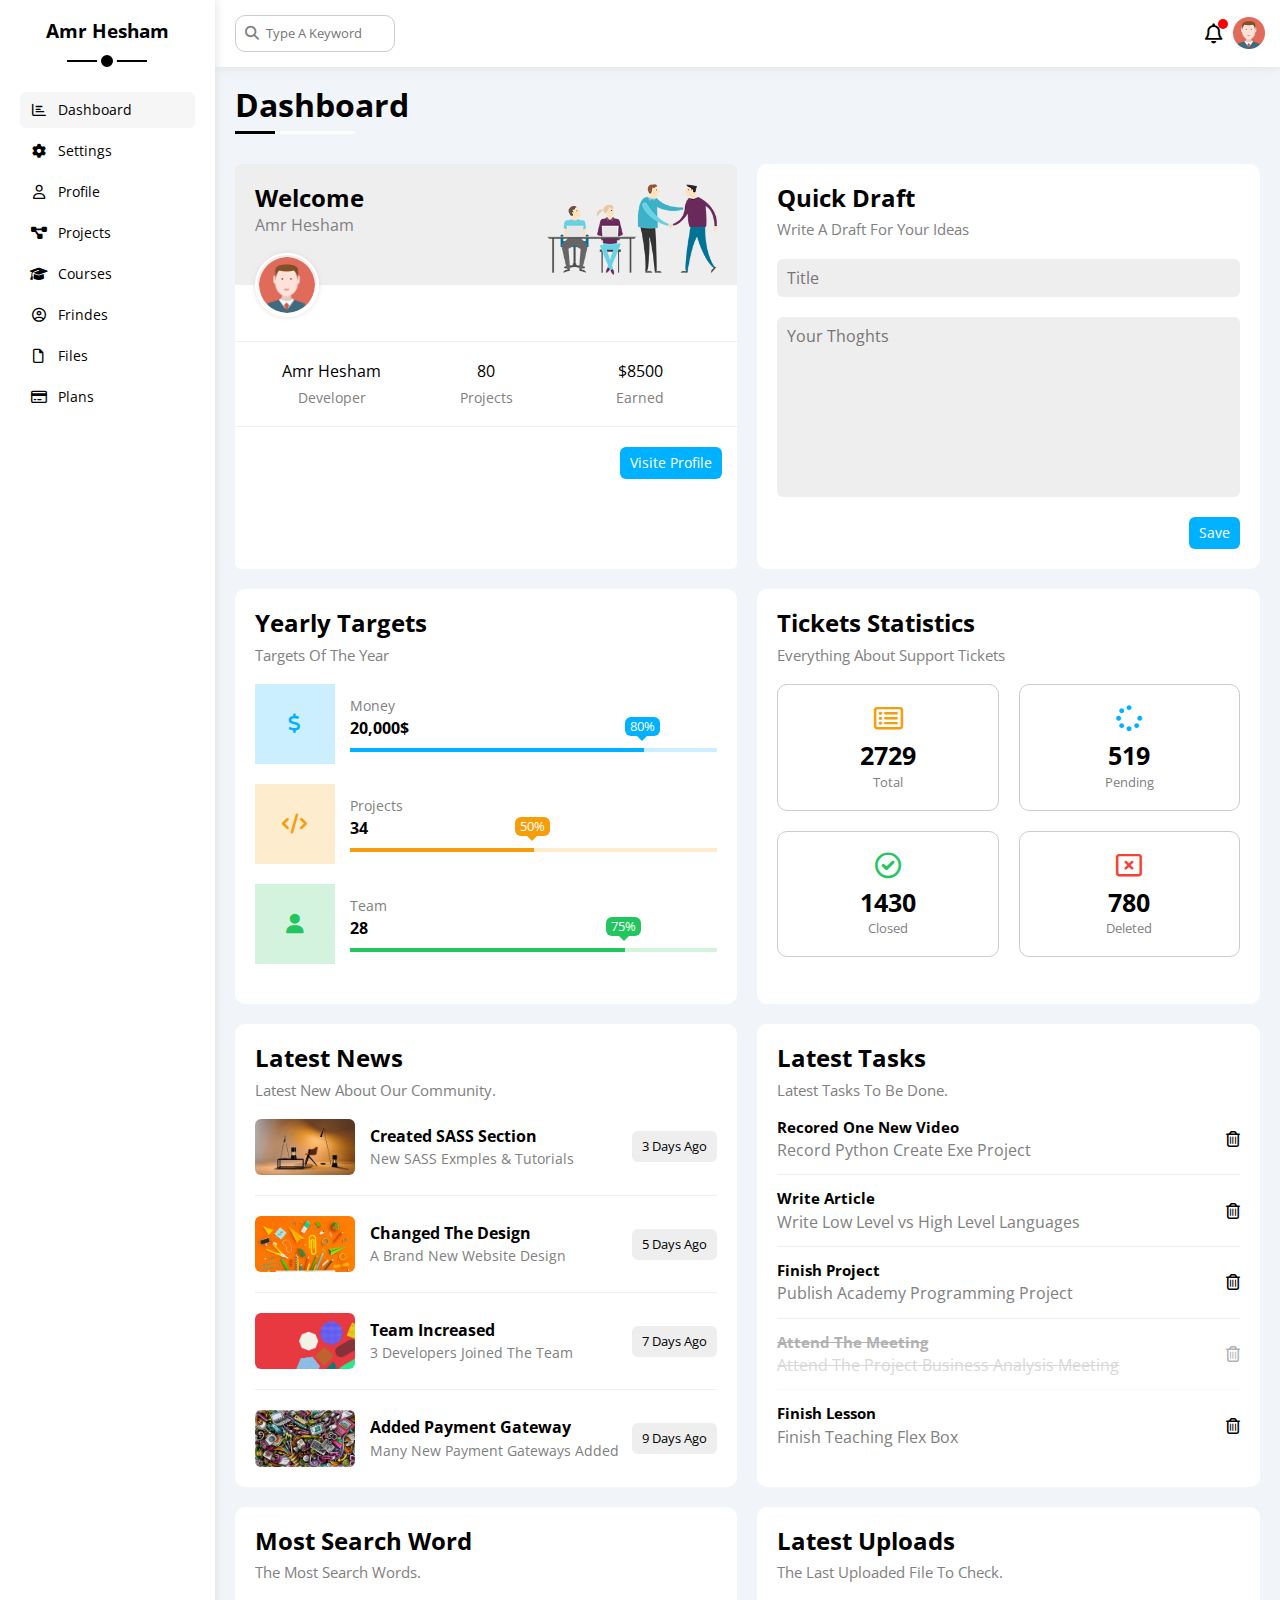
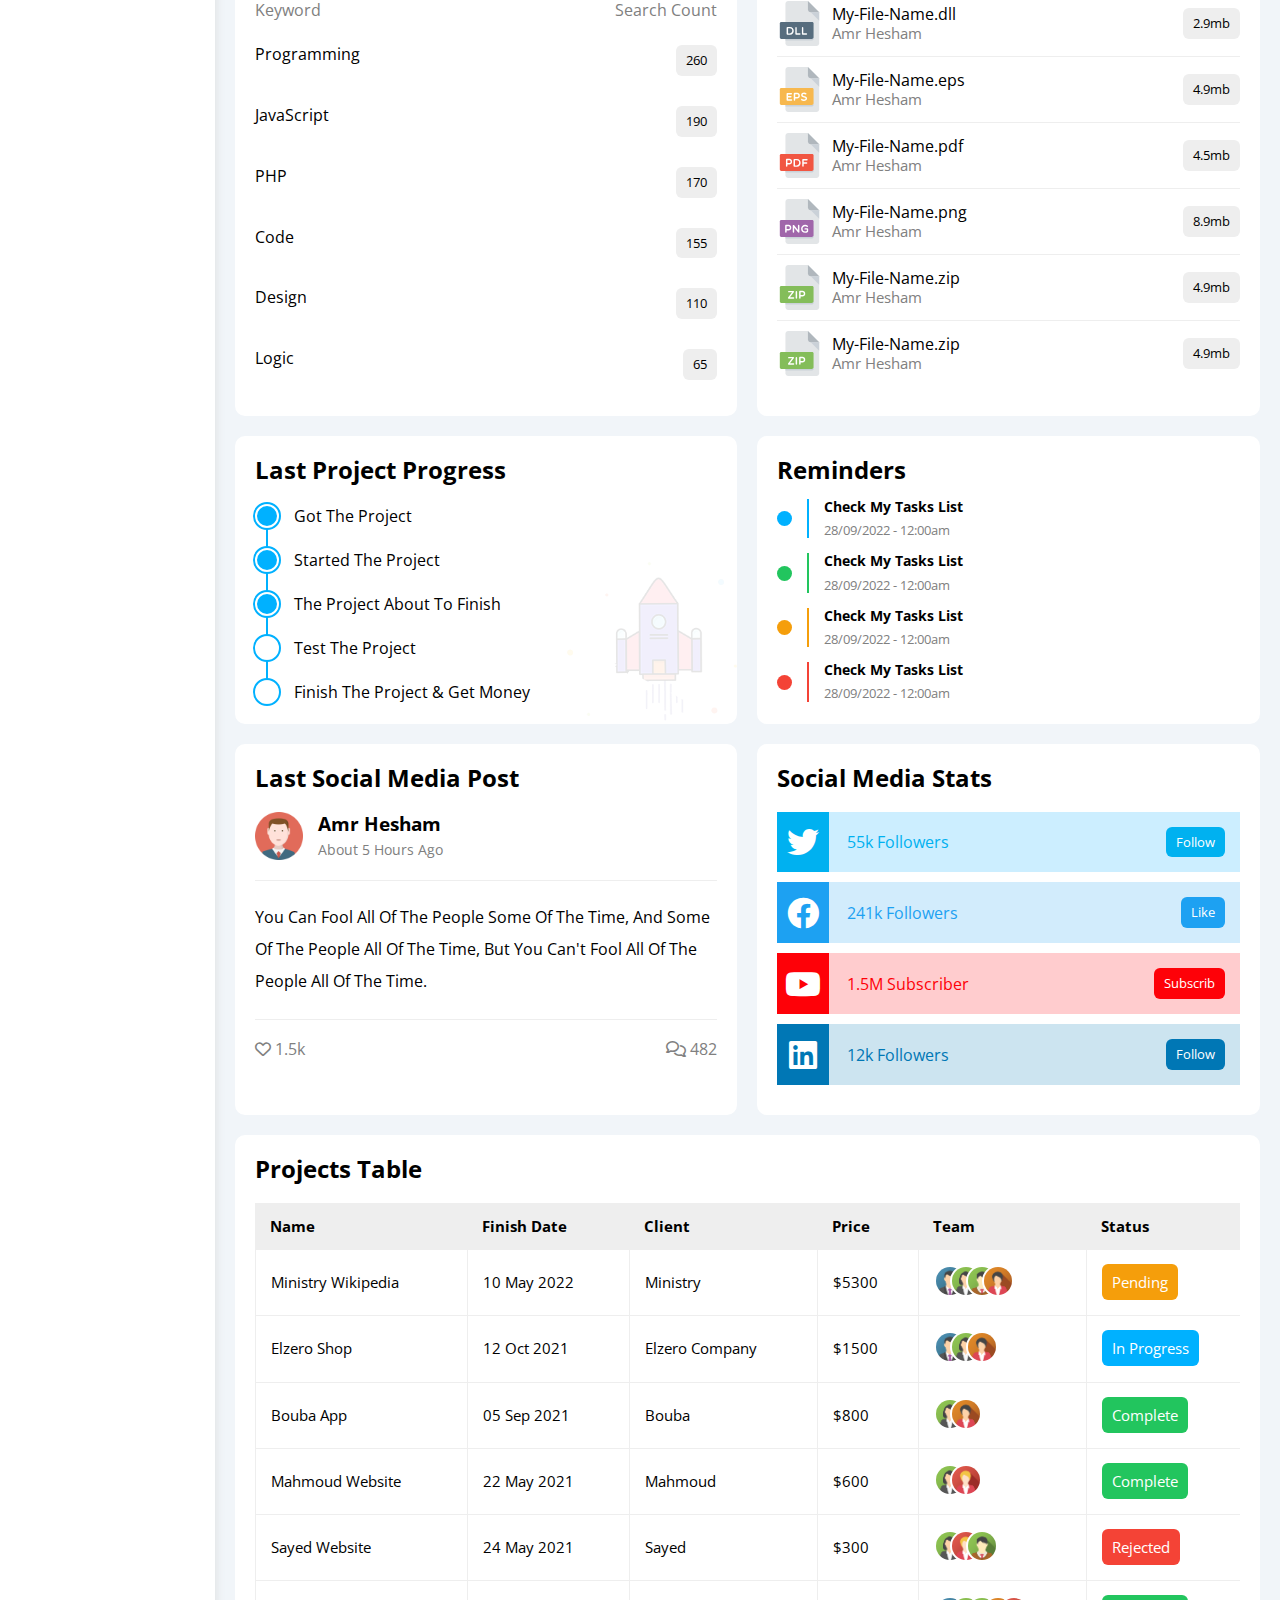
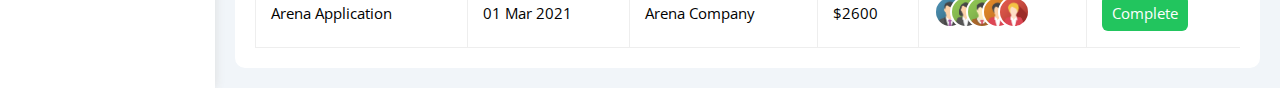
<file: index.html>
<!DOCTYPE html>
<html lang="en">
  <head>
    <meta charset="UTF-8" />
    <meta http-equiv="X-UA-Compatible" content="IE=edge" />
    <meta name="viewport" content="width=device-width, initial-scale=1.0" />
    <title>Dashboard - Template</title>
    <link rel="stylesheet" href="css/normalize.css" />
    <link rel="stylesheet" href="css/all.min.css" />
    <link rel="stylesheet" href="css/myFrameWork.css" />
    <link rel="stylesheet" href="css/main.css" />
    <link rel="preconnect" href="https://fonts.googleapis.com" />
    <link rel="preconnect" href="https://fonts.gstatic.com" crossorigin />
    <link
      href="https://fonts.googleapis.com/css2?family=Open+Sans:wght@300;400;500&display=swap"
      rel="stylesheet"
    />
  </head>
  <body>
    <div class="page d-flex">
      <div class="sidebar bg-white pad-20 pos-relative">
        <h3 class="pos-relative txt-center">Amr Hesham</h3>
        <ul>
          <li>
            <a
              class="active d-flex align-center font-s14 color-black pad-10 rad-6"
              href="index.html"
            >
              <i class="fa-regular fa-chart-bar fa-fw"></i>
              <span class="hide-mobile">Dashboard</span>
            </a>
          </li>
          <li>
            <a
              class="d-flex align-center font-s14 color-black pad-10 rad-6"
              href="setting.html"
            >
              <i class="fa-solid fa-gear fa-fw"></i>
              <span class="hide-mobile">Settings</span>
            </a>
          </li>
          <li>
            <a
              class="d-flex align-center font-s14 color-black pad-10 rad-6"
              href="profile.html"
            >
              <i class="fa-regular fa-user fa-fw"></i>
              <span class="hide-mobile">Profile</span>
            </a>
          </li>
          <li>
            <a
              class="d-flex align-center font-s14 color-black pad-10 rad-6"
              href="projects.html"
            >
              <i class="fa-solid fa-diagram-project fa-fw"></i>
              <span class="hide-mobile">Projects</span>
            </a>
          </li>
          <li>
            <a
              class="d-flex align-center font-s14 color-black pad-10 rad-6"
              href="courses.html"
            >
              <i class="fa-solid fa-graduation-cap fa-fw"></i>
              <span class="hide-mobile">Courses</span>
            </a>
          </li>
          <li>
            <a
              class="d-flex align-center font-s14 color-black pad-10 rad-6"
              href="frindes.html"
            >
              <i class="fa-regular fa-circle-user fa-fw"></i>
              <span class="hide-mobile">Frindes</span>
            </a>
          </li>
          <li>
            <a
              class="d-flex align-center font-s14 color-black pad-10 rad-6"
              href="files.html"
            >
              <i class="fa-regular fa-file fa-fw"></i>
              <span class="hide-mobile">Files</span>
            </a>
          </li>
          <li>
            <a
              class="d-flex align-center font-s14 color-black pad-10 rad-6"
              href="plans.html"
            >
              <i class="fa-regular fa-credit-card fa-fw"></i>
              <span class="hide-mobile">Plans</span>
            </a>
          </li>
        </ul>
      </div>
      <div class="content width-full">
        <!-- STart Head -->
        <div class="head bg-white pad-15 between-flex">
          <div class="search pos-relative">
            <input type="search" placeholder="Type A Keyword" class="pad-10" />
          </div>
          <div class="items d-flex align-center">
            <span class="pos-relative notification">
              <i class="fa-regular fa-bell fa-lg"></i>
            </span>
            <img src="imgs/avatar.png" alt="Avatar Photo" />
          </div>
        </div>
        <!-- End Head -->
        <h1 class="pos-relative">Dashboard</h1>
        <div class="wraper d-grid gap-20">
          <!-- Start Welcome Widget -->
          <div class="welcome bg-white rad-6 txt-center-mobile block-mobile">
            <div class="intro pad-20 d-flex space-between bg-eee">
              <div>
                <h2>Welcome</h2>
                <p class="c-gray mar-top5">Amr Hesham</p>
              </div>
              <img
                src="imgs/welcome.png"
                alt="Welcome Image"
                class="hide-mobile"
              />
            </div>
            <img src="imgs/avatar.png" alt="Avatar image" class="Avatar" />
            <div
              class="body txt-center d-flex pad-20 mar-top20 block-mobile mar-bot20"
            >
              <div>
                Amr Hesham
                <span class="d-block c-gray font-s14 mar-top10">Developer</span>
              </div>
              <div>
                80
                <span class="d-block c-gray font-s14 mar-top10">Projects</span>
              </div>
              <div>
                $8500
                <span class="d-block c-gray font-s14 mar-top10">Earned</span>
              </div>
            </div>
            <a
              href="#"
              class="visit d-block font-s14 bg-blue c-white width-fit btn-shape"
              >Visite Profile</a
            >
          </div>
          <!-- End Welcome Widget -->
          <!-- Start Quick Draft Widget -->
          <div class="quick-draft pad-20 bg-white rad-10">
            <h2 class="mar-bot10">Quick Draft</h2>
            <p class="font-s15 c-gray mar-bot20">
              Write A Draft For Your Ideas
            </p>
            <form action="">
              <input
                type="text"
                placeholder="Title"
                class="d-block mar-bot20 width-full pad-10 rad-6 bg-eee border-none"
              />
              <textarea
                class="d-block mar-bot20 width-full pad-10 rad-6 bg-eee border-none"
                placeholder="Your Thoghts "
              ></textarea>
              <input
                type="submit"
                value="Save"
                class="save d-block font-s14 border-none width-fit bg-blue c-white btn-shape"
              />
            </form>
          </div>
          <!-- End Quick Draft Widget -->
          <!-- Start Yearly Targets -->
          <div class="targets pad-20 bg-white rad-10">
            <h2 class="mar-bot10">Yearly Targets</h2>
            <p class="mar-bot20 font-s15 c-gray">Targets Of The Year</p>
            <div class="targets-row mar-bot20 blue d-flex align-center">
              <div class="icon center-flex">
                <i class="fa-solid fa-dollar-sign fa-lg c-blue"></i>
              </div>
              <div class="detail">
                <span class="font-s14 c-gray">Money</span>
                <span class="d-block mar-top5 mar-bot10 font-bold"
                  >20,000$</span
                >
                <div class="progress pos-relative">
                  <span class="bg-blue blue" style="width: 80%">
                    <span class="bg-blue">80%</span>
                  </span>
                </div>
              </div>
            </div>
            <div class="targets-row mar-bot20 orange d-flex align-center">
              <div class="icon center-flex">
                <i class="fa-solid fa-code fa-lg c-orange"></i>
              </div>
              <div class="detail">
                <span class="font-s14 c-gray">Projects</span>
                <span class="d-block mar-top5 mar-bot10 font-bold">34</span>
                <div class="progress pos-relative">
                  <span class="bg-orange orange" style="width: 50%">
                    <span class="bg-orange">50%</span>
                  </span>
                </div>
              </div>
            </div>
            <div class="targets-row mar-bot20 green d-flex align-center">
              <div class="icon center-flex">
                <i class="fa-solid fa-user fa-lg c-green"></i>
              </div>
              <div class="detail">
                <span class="font-s14 c-gray">Team</span>
                <span class="d-block mar-top5 mar-bot10 font-bold">28</span>
                <div class="progress pos-relative">
                  <span class="bg-green green" style="width: 75%">
                    <span class="bg-green">75%</span>
                  </span>
                </div>
              </div>
            </div>
          </div>
          <!-- End Yearly Targets -->
          <!-- Start Tickets Stats -->
          <div class="tickets pad-20 bg-white rad-10">
            <h2 class="mar-bot10">Tickets Statistics</h2>
            <p class="mar-bot20 font-s15 c-gray">
              Everything About Support Tickets
            </p>
            <div class="d-flex txt-center gap-20 f-wrap">
              <div class="box pad-20 rad-10 font-s13 c-gray">
                <i
                  class="fa-regular fa-rectangle-list fa-2x mar-bot10 c-orange"
                ></i>
                <span class="d-block color-black font-bold font-s25 mar-bot5"
                  >2729</span
                >
                Total
              </div>
              <div class="box pad-20 rad-10 font-s13 c-gray">
                <i class="fa-solid fa-spinner fa-2x mar-bot10 c-blue"></i>
                <span class="d-block color-black font-bold font-s25 mar-bot5"
                  >519</span
                >
                Pending
              </div>
              <div class="box pad-20 rad-10 font-s13 c-gray">
                <i
                  class="fa-regular fa-circle-check fa-2x mar-bot10 c-green"
                ></i>
                <span class="d-block color-black font-bold font-s25 mar-bot5"
                  >1430</span
                >
                Closed
              </div>
              <div class="box pad-20 rad-10 font-s13 c-gray">
                <i
                  class="fa-regular fa-rectangle-xmark fa-2x mar-bot10 c-red"
                ></i>
                <span class="d-block color-black font-bold font-s25 mar-bot5"
                  >780</span
                >
                Deleted
              </div>
            </div>
          </div>
          <!-- End Tickets Stats -->
          <!-- Start Latest News -->
          <div class="latest-news pad-20 bg-white rad-10 txt-center-mobile">
            <h2 class="mar-bot10">Latest News</h2>
            <p class="mar-bot20 font-s15 c-gray">
              Latest New About Our Community.
            </p>
            <div class="news-row d-flex align-center">
              <img src="imgs/news-01.png" alt="" />
              <div class="info">
                <h3>Created SASS Section</h3>
                <p class="font-s14 c-gray">New SASS Exmples & Tutorials</p>
              </div>
              <div class="btn-shape bg-eee font-s13 label">3 Days Ago</div>
            </div>
            <div class="news-row d-flex align-center">
              <img src="imgs/news-02.png" alt="" />
              <div class="info">
                <h3>Changed The Design</h3>
                <p class="font-s14 c-gray">A Brand New Website Design</p>
              </div>
              <div class="btn-shape bg-eee font-s13 label">5 Days Ago</div>
            </div>
            <div class="news-row d-flex align-center">
              <img src="imgs/news-03.png" alt="" />
              <div class="info">
                <h3>Team Increased</h3>
                <p class="font-s14 c-gray">3 Developers Joined The Team</p>
              </div>
              <div class="btn-shape bg-eee font-s13 label">7 Days Ago</div>
            </div>
            <div class="news-row d-flex align-center">
              <img src="imgs/news-04.png" alt="" />
              <div class="info">
                <h3>Added Payment Gateway</h3>
                <p class="font-s14 c-gray">Many New Payment Gateways Added</p>
              </div>
              <div class="btn-shape bg-eee font-s13 label">9 Days Ago</div>
            </div>
          </div>
          <!-- End Latest News -->
          <!-- Start Taskes -->
          <div class="tasks pad-20 bg-white rad-10 txt-center-mobile">
            <h2 class="mar-bot10">Latest Tasks</h2>
            <p class="mar-bot20 font-s15 c-gray">Latest Tasks To Be Done.</p>
            <div class="task-row between-flex">
              <div class="info">
                <h3 class="mar-bot5 font-s15">Recored One New Video</h3>
                <p class="c-gray">Record Python Create Exe Project</p>
              </div>
              <i class="fa-regular fa-trash-can delete"></i>
            </div>
            <div class="task-row between-flex">
              <div class="info">
                <h3 class="mar-bot5 font-s15">Write Article</h3>
                <p class="c-gray">Write Low Level vs High Level Languages</p>
              </div>
              <i class="fa-regular fa-trash-can delete"></i>
            </div>
            <div class="task-row between-flex">
              <div class="info">
                <h3 class="mar-bot5 font-s15">Finish Project</h3>
                <p class="c-gray">Publish Academy Programming Project</p>
              </div>
              <i class="fa-regular fa-trash-can delete"></i>
            </div>
            <div class="task-row between-flex done">
              <div class="info">
                <h3 class="mar-bot5 font-s15">Attend The Meeting</h3>
                <p class="c-gray">
                  Attend The Project Business Analysis Meeting
                </p>
              </div>
              <i class="fa-regular fa-trash-can delete"></i>
            </div>
            <div class="task-row between-flex">
              <div class="info">
                <h3 class="mar-bot5 font-s15">Finish Lesson</h3>
                <p class="c-gray">Finish Teaching Flex Box</p>
              </div>
              <i class="fa-regular fa-trash-can delete"></i>
            </div>
          </div>
          <!-- End Taskes -->
          <!-- Start Search Items -->
          <div class="search-items pad-20 bg-white rad-10 txt-center-mobile">
            <h2 class="mar-bot10">Most Search Word</h2>
            <p class="mar-bot20 font-s15 c-gray">The Most Search Words.</p>
            <div class="items-head d-flex space-between c-gray mar-bot10">
              <div>Keyword</div>
              <div>Search Count</div>
            </div>
            <div class="items d-flex space-between pad-top15 pad-bot15">
              <span class="">Programming</span>
              <span class="bg-eee font-s13 btn-shape">260</span>
            </div>
            <div class="items d-flex space-between pad-top15 pad-bot15">
              <span class="">JavaScript</span>
              <span class="bg-eee font-s13 btn-shape">190</span>
            </div>
            <div class="items d-flex space-between pad-top15 pad-bot15">
              <span class="">PHP</span>
              <span class="bg-eee font-s13 btn-shape">170</span>
            </div>
            <div class="items d-flex space-between pad-top15 pad-bot15">
              <span class="">Code</span>
              <span class="bg-eee font-s13 btn-shape">155</span>
            </div>
            <div class="items d-flex space-between pad-top15 pad-bot15">
              <span class="">Design</span>
              <span class="bg-eee font-s13 btn-shape">110</span>
            </div>
            <div class="items d-flex space-between pad-top15 pad-bot15">
              <span class="">Logic</span>
              <span class="bg-eee font-s13 btn-shape">65</span>
            </div>
          </div>
          <!-- End Search Items -->
          <!-- Start Latest Uploads -->
          <div class="latest-uploads pad-20 bg-white rad-10 txt-center-mobile">
            <h2 class="mar-bot10">Latest Uploads</h2>
            <p class="mar-bot20 c-gray font-s15">
              The Last Uploaded File To Check.
            </p>
            <div class="items">
              <div class="file between-flex mar-bot10 pad-bot10">
                <div class="info d-flex align-center">
                  <img src="imgs/dll.svg" alt="" />
                  <div class="details">
                    <span class="d-block">My-File-Name.dll</span>
                    <span class="c-gray font-s15">Amr Hesham</span>
                  </div>
                </div>
                <div class="bg-eee font-s13 btn-shape">2.9mb</div>
              </div>
              <div class="file between-flex mar-bot10 pad-bot10">
                <div class="info d-flex align-center">
                  <img src="imgs/eps.svg" alt="" />
                  <div class="details">
                    <span class="d-block">My-File-Name.eps</span>
                    <span class="c-gray font-s15">Amr Hesham</span>
                  </div>
                </div>
                <div class="bg-eee font-s13 btn-shape">4.9mb</div>
              </div>
              <div class="file between-flex mar-bot10 pad-bot10">
                <div class="info d-flex align-center">
                  <img src="imgs/pdf.svg" alt="" />
                  <div class="details">
                    <span class="d-block">My-File-Name.pdf</span>
                    <span class="c-gray font-s15">Amr Hesham</span>
                  </div>
                </div>
                <div class="bg-eee font-s13 btn-shape">4.5mb</div>
              </div>
              <div class="file between-flex mar-bot10 pad-bot10">
                <div class="info d-flex align-center">
                  <img src="imgs/png.svg" alt="" />
                  <div class="details">
                    <span class="d-block">My-File-Name.png</span>
                    <span class="c-gray font-s15">Amr Hesham</span>
                  </div>
                </div>
                <div class="bg-eee font-s13 btn-shape">8.9mb</div>
              </div>
              <div class="file between-flex mar-bot10 pad-bot10">
                <div class="info d-flex align-center">
                  <img src="imgs/zip.svg" alt="" />
                  <div class="details">
                    <span class="d-block">My-File-Name.zip</span>
                    <span class="c-gray font-s15">Amr Hesham</span>
                  </div>
                </div>
                <div class="bg-eee font-s13 btn-shape">4.9mb</div>
              </div>
              <div class="file between-flex mar-bot10 pad-bot10">
                <div class="info d-flex align-center">
                  <img src="imgs/zip.svg" alt="" />
                  <div class="details">
                    <span class="d-block">My-File-Name.zip</span>
                    <span class="c-gray font-s15">Amr Hesham</span>
                  </div>
                </div>
                <div class="bg-eee font-s13 btn-shape">4.9mb</div>
              </div>
            </div>
          </div>
          <!-- End Latest Uploads -->
          <!-- Last Project Progress Widget -->
          <div
            class="last-project pad-20 bg-white rad-10 txt-center-mobile pos-relative"
          >
            <h2 class="mar-bot10">Last Project Progress</h2>
            <ul class="pos-relative">
              <li class="mar-top20 d-flex align-center done">
                Got The Project
              </li>
              <li class="mar-top20 d-flex align-center done">
                Started The Project
              </li>
              <li class="mar-top20 d-flex align-center done">
                The Project About To Finish
              </li>
              <li class="mar-top20 d-flex align-center current">
                Test The Project
              </li>
              <li class="mar-top20 d-flex align-center">
                Finish The Project & Get Money
              </li>
            </ul>
            <img src="imgs/project.png" alt="" class="lunch-icon hide-mobile" />
          </div>
          <!-- End Last Project Progress Widget -->
          <!-- Start Reminders Widgets -->
          <div
            class="reminders pad-20 bg-white rad-10 txt-center-mobile pos-relative"
          >
            <h2 class="mar-bot10">Reminders</h2>
            <ul>
              <li class="d-flex align-center mar-top15">
                <span class="key bg-blue d-block rad-half mar-rig15"></span>
                <div class="pad-lft15 blue">
                  <p class="font-s14 font-bold mar-bot5">Check My Tasks List</p>
                  <span class="font-s13 c-gray">28/09/2022 - 12:00am</span>
                </div>
              </li>
              <li class="d-flex align-center mar-top15">
                <span class="key bg-green d-block rad-half mar-rig15"></span>
                <div class="pad-lft15 green">
                  <p class="font-s14 font-bold mar-bot5">Check My Tasks List</p>
                  <span class="font-s13 c-gray">28/09/2022 - 12:00am</span>
                </div>
              </li>
              <li class="d-flex align-center mar-top15">
                <span class="key bg-orange d-block rad-half mar-rig15"></span>
                <div class="pad-lft15 orange">
                  <p class="font-s14 font-bold mar-bot5">Check My Tasks List</p>
                  <span class="font-s13 c-gray">28/09/2022 - 12:00am</span>
                </div>
              </li>
              <li class="d-flex align-center mar-top15">
                <span class="key bg-red d-block rad-half mar-rig15"></span>
                <div class="pad-lft15 red">
                  <p class="font-s14 font-bold mar-bot5">Check My Tasks List</p>
                  <span class="font-s13 c-gray">28/09/2022 - 12:00am</span>
                </div>
              </li>
            </ul>
          </div>
          <!-- End Reminders Widgets -->
          <!-- Start Last Post -->
          <div
            class="last-post pad-20 bg-white rad-10 txt-center-mobile pos-relavtive"
          >
            <h2 class="mar-bot20">Last Social Media Post</h2>
            <div class="info d-flex align-center">
              <img src="imgs/avatar.png" alt="" />
              <div class="name">
                <h3 class="d-block mar-bot5 font-bold">Amr Hesham</h3>
                <span class="font-s14 c-gray">About 5 Hours Ago</span>
              </div>
            </div>
            <div
              class="post-content mar-top20 mar-bot20 pad-top20 pad-bot20 txt-center-mobile"
            >
              You Can Fool All Of The People Some Of The Time, And Some Of The
              People All Of The Time, But You Can't Fool All Of The People All
              Of The Time.
            </div>
            <div class="post-stats between-flex c-gray">
              <div>
                <i class="fa-regular fa-heart"></i>
                <span>1.5k</span>
              </div>
              <div>
                <i class="fa-regular fa-comments"></i>
                <span>482</span>
              </div>
            </div>
          </div>
          <!-- End Last Post -->
          <!-- Start Social Media STats -->
          <div
            class="social-stats pad-20 rad-10 bg-white txt-center-mobile pos-relative"
          >
            <h2 class="mar-bot20">Social Media Stats</h2>
            <div class="box twitter between-flex pos-relative mar-bot10 pad-15">
              <i
                class="fa-brands fa-twitter fa-2x c-white height-full center-flex"
              ></i>
              <span>55k Followers</span>
              <a href="" class="font-s13 c-white btn-shape">Follow</a>
            </div>
            <div
              class="box facebook between-flex pos-relative mar-bot10 pad-15"
            >
              <i
                class="fa-brands fa-facebook fa-2x c-white height-full center-flex"
              ></i>
              <span>241k Followers</span>
              <a href="" class="font-s13 c-white btn-shape">Like</a>
            </div>
            <div class="box youtube between-flex pos-relative mar-bot10 pad-15">
              <i
                class="fa-brands fa-youtube fa-2x c-white height-full center-flex"
              ></i>
              <span>1.5M Subscriber</span>
              <a href="" class="font-s13 c-white btn-shape">Subscrib</a>
            </div>
            <div
              class="box linkedin between-flex pos-relative mar-bot10 pad-15"
            >
              <i
                class="fa-brands fa-linkedin fa-2x c-white height-full center-flex"
              ></i>
              <span>12k Followers</span>
              <a href="" class="font-s13 c-white btn-shape">Follow</a>
            </div>
          </div>
          <!-- End Social Media STats -->
        </div>
        <!-- Start Project Table -->
        <div class="projects pad-20 rad-10 bg-white mar-20">
          <h2 class="mar-bot20">Projects Table</h2>
          <div class="responsive-table">
            <table class="font-s15 width-full">
              <thead>
                <tr>
                  <td>Name</td>
                  <td>Finish Date</td>
                  <td>Client</td>
                  <td>Price</td>
                  <td>Team</td>
                  <td>Status</td>
                </tr>
              </thead>
              <tbody>
                <tr>
                  <td>Ministry Wikipedia</td>
                  <td>10 May 2022</td>
                  <td>Ministry</td>
                  <td>$5300</td>
                  <td>
                    <img src="imgs/team-01.png" alt="" />
                    <img src="imgs/team-02.png" alt="" />
                    <img src="imgs/team-03.png" alt="" />
                    <img src="imgs/team-04.png" alt="" />
                  </td>
                  <td>
                    <span class="label btn-shape bg-orange c-white"
                      >Pending</span
                    >
                  </td>
                </tr>
                <tr>
                  <td>Elzero Shop</td>
                  <td>12 Oct 2021</td>
                  <td>Elzero Company</td>
                  <td>$1500</td>
                  <td>
                    <img src="imgs/team-01.png" alt="" />
                    <img src="imgs/team-02.png" alt="" />
                    <img src="imgs/team-04.png" alt="" />
                  </td>
                  <td>
                    <span class="label btn-shape bg-blue c-white"
                      >In Progress</span
                    >
                  </td>
                </tr>
                <tr>
                  <td>Bouba App</td>
                  <td>05 Sep 2021</td>
                  <td>Bouba</td>
                  <td>$800</td>
                  <td>
                    <img src="imgs/team-02.png" alt="" />
                    <img src="imgs/team-04.png" alt="" />
                  </td>
                  <td>
                    <span class="label btn-shape bg-green c-white"
                      >Complete</span
                    >
                  </td>
                </tr>
                <tr>
                  <td>Mahmoud Website</td>
                  <td>22 May 2021</td>
                  <td>Mahmoud</td>
                  <td>$600</td>
                  <td>
                    <img src="imgs/team-02.png" alt="" />
                    <img src="imgs/team-05.png" alt="" />
                  </td>
                  <td>
                    <span class="label btn-shape bg-green c-white"
                      >Complete</span
                    >
                  </td>
                </tr>
                <tr>
                  <td>Sayed Website</td>
                  <td>24 May 2021</td>
                  <td>Sayed</td>
                  <td>$300</td>
                  <td>
                    <img src="imgs/team-02.png" alt="" />
                    <img src="imgs/team-05.png" alt="" />
                    <img src="imgs/team-03.png" alt="" />
                  </td>
                  <td>
                    <span class="label btn-shape bg-red c-white">Rejected</span>
                  </td>
                </tr>
                <tr>
                  <td>Arena Application</td>
                  <td>01 Mar 2021</td>
                  <td>Arena Company</td>
                  <td>$2600</td>
                  <td>
                    <img src="imgs/team-01.png" alt="" />
                    <img src="imgs/team-02.png" alt="" />
                    <img src="imgs/team-03.png" alt="" />
                    <img src="imgs/team-04.png" alt="" />
                    <img src="imgs/team-05.png" alt="" />
                  </td>
                  <td>
                    <span class="label btn-shape bg-green c-white"
                      >Complete</span
                    >
                  </td>
                </tr>
              </tbody>
            </table>
          </div>
        </div>
        <!-- End Project Table -->
      </div>
    </div>
  </body>
</html>
</file>
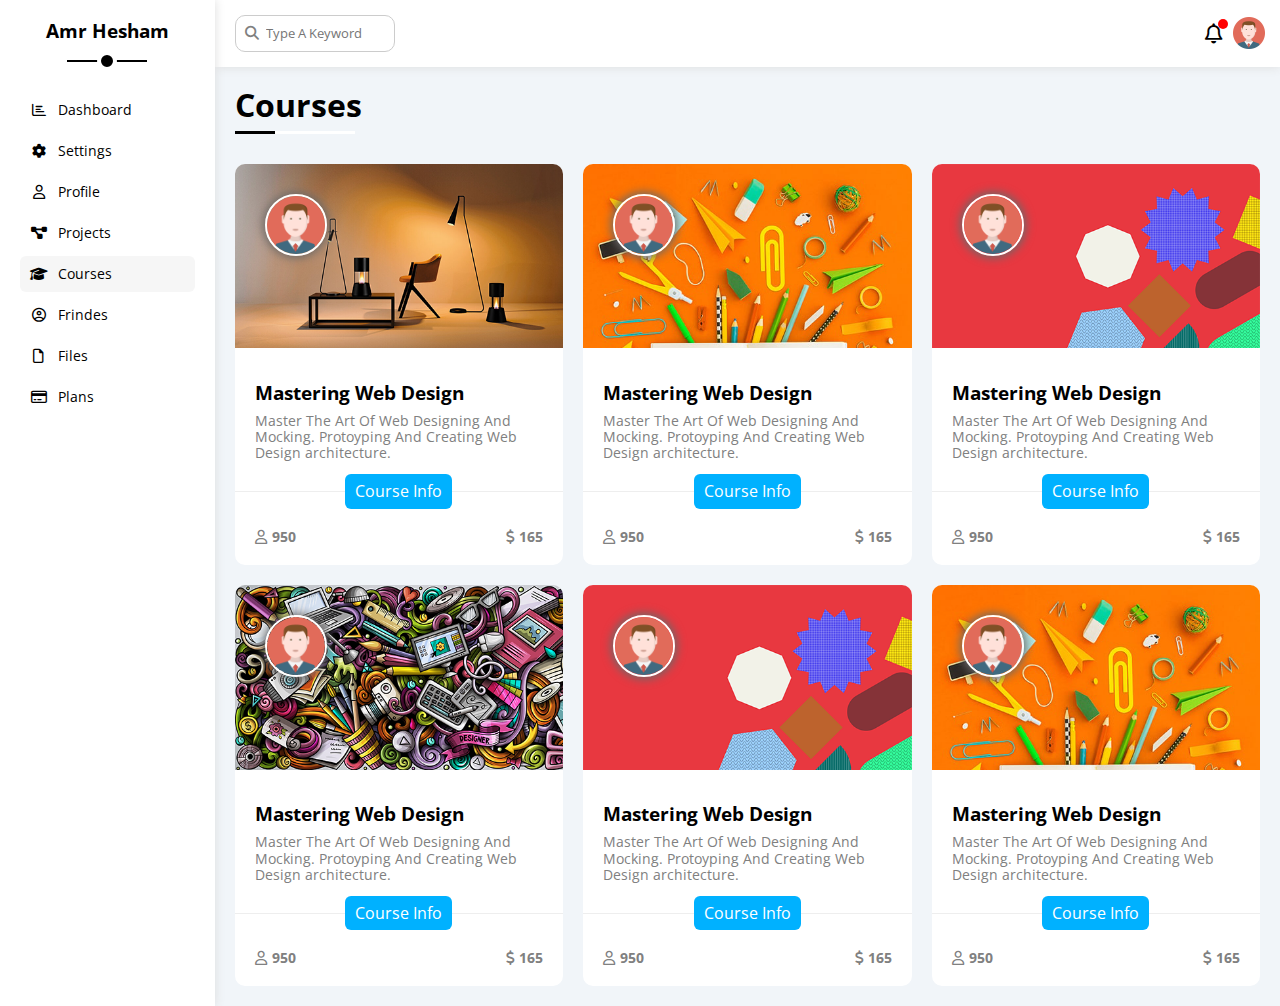
<file: courses.html>
<!DOCTYPE html>
<html lang="en">
  <head>
    <meta charset="UTF-8" />
    <meta http-equiv="X-UA-Compatible" content="IE=edge" />
    <meta name="viewport" content="width=device-width, initial-scale=1.0" />
    <title>Dashboard - Courses</title>
    <link rel="stylesheet" href="css/normalize.css" />
    <link rel="stylesheet" href="css/all.min.css" />
    <link rel="stylesheet" href="css/myFrameWork.css" />
    <link rel="stylesheet" href="css/main.css" />
    <link rel="stylesheet" href="css/profile.css" />
    <link rel="stylesheet" href="css/projects.css" />
    <link rel="stylesheet" href="css/courses.css" />
    <link rel="preconnect" href="https://fonts.googleapis.com" />
    <link rel="preconnect" href="https://fonts.gstatic.com" crossorigin />
    <link
      href="https://fonts.googleapis.com/css2?family=Open+Sans:wght@300;400;500&display=swap"
      rel="stylesheet"
    />
  </head>
  <body>
    <div class="page d-flex">
      <div class="sidebar bg-white pad-20 pos-relative">
        <h3 class="pos-relative txt-center">Amr Hesham</h3>
        <ul>
          <li>
            <a
              class="d-flex align-center font-s14 color-black pad-10 rad-6"
              href="index.html"
            >
              <i class="fa-regular fa-chart-bar fa-fw"></i>
              <span class="hide-mobile">Dashboard</span>
            </a>
          </li>
          <li>
            <a
              class="d-flex align-center font-s14 color-black pad-10 rad-6"
              href="setting.html"
            >
              <i class="fa-solid fa-gear fa-fw"></i>
              <span class="hide-mobile">Settings</span>
            </a>
          </li>
          <li>
            <a
              class="d-flex align-center font-s14 color-black pad-10 rad-6"
              href="profile.html"
            >
              <i class="fa-regular fa-user fa-fw"></i>
              <span class="hide-mobile">Profile</span>
            </a>
          </li>
          <li>
            <a
              class="d-flex align-center font-s14 color-black pad-10 rad-6"
              href="projects.html"
            >
              <i class="fa-solid fa-diagram-project fa-fw"></i>
              <span class="hide-mobile">Projects</span>
            </a>
          </li>
          <li>
            <a
              class="active d-flex align-center font-s14 color-black pad-10 rad-6"
              href="courses.html"
            >
              <i class="fa-solid fa-graduation-cap fa-fw"></i>
              <span class="hide-mobile">Courses</span>
            </a>
          </li>
          <li>
            <a
              class="d-flex align-center font-s14 color-black pad-10 rad-6"
              href="frindes.html"
            >
              <i class="fa-regular fa-circle-user fa-fw"></i>
              <span class="hide-mobile">Frindes</span>
            </a>
          </li>
          <li>
            <a
              class="d-flex align-center font-s14 color-black pad-10 rad-6"
              href="files.html"
            >
              <i class="fa-regular fa-file fa-fw"></i>
              <span class="hide-mobile">Files</span>
            </a>
          </li>
          <li>
            <a
              class="d-flex align-center font-s14 color-black pad-10 rad-6"
              href="plans.html"
            >
              <i class="fa-regular fa-credit-card fa-fw"></i>
              <span class="hide-mobile">Plans</span>
            </a>
          </li>
        </ul>
      </div>
      <div class="content width-full">
        <!-- STart Head -->
        <div class="head bg-white pad-15 between-flex">
          <div class="search pos-relative">
            <input type="search" placeholder="Type A Keyword" class="pad-10" />
          </div>
          <div class="items d-flex align-center">
            <span class="pos-relative notification">
              <i class="fa-regular fa-bell fa-lg"></i>
            </span>
            <img src="imgs/avatar.png" alt="Avatar Photo" />
          </div>
        </div>
        <!-- End Head -->
        <h1 class="pos-relative">Courses</h1>
        <div class="wraper d-grid gap-20">
          <div class="box rad-10 bg-white">
            <div class="img-holder">
              <img src="imgs/news-01.png" alt="" />
              <img src="imgs/avatar.png" alt="" class="rad-half instractor" />
            </div>
            <div class="info pad-20">
              <h3 class="mar-top10">Mastering Web Design</h3>
              <p class="c-gray font-s14 mar-top10 mar-bot10">
                Master The Art Of Web Designing And Mocking. Protoyping And
                Creating Web Design architecture.
              </p>
            </div>
            <a href="#" class="btn-shape bg-blue info-btn">Course Info</a>
            <div class="numbers between-flex pad-20">
              <span class="c-gray font-s14 font-bold"><i class="fa-regular fa-user"></i>950</span>
              <span class="c-gray font-s14 font-bold"><i class="fa-solid fa-dollar"></i>165</span>
            </div>
          </div>
          <div class="box rad-10 bg-white">
            <div class="img-holder">
              <img src="imgs/news-02.png" alt="" />
              <img src="imgs/avatar.png" alt="" class="rad-half instractor" />
            </div>
            <div class="info pad-20">
              <h3 class="mar-top10">Mastering Web Design</h3>
              <p class="c-gray font-s14 mar-top10 mar-bot10">
                Master The Art Of Web Designing And Mocking. Protoyping And
                Creating Web Design architecture.
              </p>
            </div>
            <a href="#" class="btn-shape bg-blue info-btn">Course Info</a>
            <div class="numbers between-flex pad-20">
              <span class="c-gray font-s14 font-bold"><i class="fa-regular fa-user"></i>950</span>
              <span class="c-gray font-s14 font-bold"><i class="fa-solid fa-dollar"></i>165</span>
            </div>
          </div>
          <div class="box rad-10 bg-white">
            <div class="img-holder">
              <img src="imgs/news-03.png" alt="" />
              <img src="imgs/avatar.png" alt="" class="rad-half instractor" />
            </div>
            <div class="info pad-20">
              <h3 class="mar-top10">Mastering Web Design</h3>
              <p class="c-gray font-s14 mar-top10 mar-bot10">
                Master The Art Of Web Designing And Mocking. Protoyping And
                Creating Web Design architecture.
              </p>
            </div>
            <a href="#" class="btn-shape bg-blue info-btn">Course Info</a>
            <div class="numbers between-flex pad-20">
              <span class="c-gray font-s14 font-bold"><i class="fa-regular fa-user"></i>950</span>
              <span class="c-gray font-s14 font-bold"><i class="fa-solid fa-dollar"></i>165</span>
            </div>
          </div>
          <div class="box rad-10 bg-white">
            <div class="img-holder">
              <img src="imgs/news-04.png" alt="" />
              <img src="imgs/avatar.png" alt="" class="rad-half instractor" />
            </div>
            <div class="info pad-20">
              <h3 class="mar-top10">Mastering Web Design</h3>
              <p class="c-gray font-s14 mar-top10 mar-bot10">
                Master The Art Of Web Designing And Mocking. Protoyping And
                Creating Web Design architecture.
              </p>
            </div>
            <a href="#" class="btn-shape bg-blue info-btn">Course Info</a>
            <div class="numbers between-flex pad-20">
              <span class="c-gray font-s14 font-bold"><i class="fa-regular fa-user"></i>950</span>
              <span class="c-gray font-s14 font-bold"><i class="fa-solid fa-dollar"></i>165</span>
            </div>
          </div>
          <div class="box rad-10 bg-white">
            <div class="img-holder">
              <img src="imgs/news-03.png" alt="" />
              <img src="imgs/avatar.png" alt="" class="rad-half instractor" />
            </div>
            <div class="info pad-20">
              <h3 class="mar-top10">Mastering Web Design</h3>
              <p class="c-gray font-s14 mar-top10 mar-bot10">
                Master The Art Of Web Designing And Mocking. Protoyping And
                Creating Web Design architecture.
              </p>
            </div>
            <a href="#" class="btn-shape bg-blue info-btn">Course Info</a>
            <div class="numbers between-flex pad-20">
              <span class="c-gray font-s14 font-bold"><i class="fa-regular fa-user"></i>950</span>
              <span class="c-gray font-s14 font-bold"><i class="fa-solid fa-dollar"></i>165</span>
            </div>
          </div>
          <div class="box rad-10 bg-white">
            <div class="img-holder">
              <img src="imgs/news-02.png" alt="" />
              <img src="imgs/avatar.png" alt="" class="rad-half instractor" />
            </div>
            <div class="info pad-20">
              <h3 class="mar-top10">Mastering Web Design</h3>
              <p class="c-gray font-s14 mar-top10 mar-bot10">
                Master The Art Of Web Designing And Mocking. Protoyping And
                Creating Web Design architecture.
              </p>
            </div>
            <a href="#" class="btn-shape bg-blue info-btn">Course Info</a>
            <div class="numbers between-flex pad-20">
              <span class="c-gray font-s14 font-bold"><i class="fa-regular fa-user"></i>950</span>
              <span class="c-gray font-s14 font-bold"><i class="fa-solid fa-dollar"></i>165</span>
            </div>
          </div>
        </div>
      </div>
    </div>
  </body>
</html>
</file>
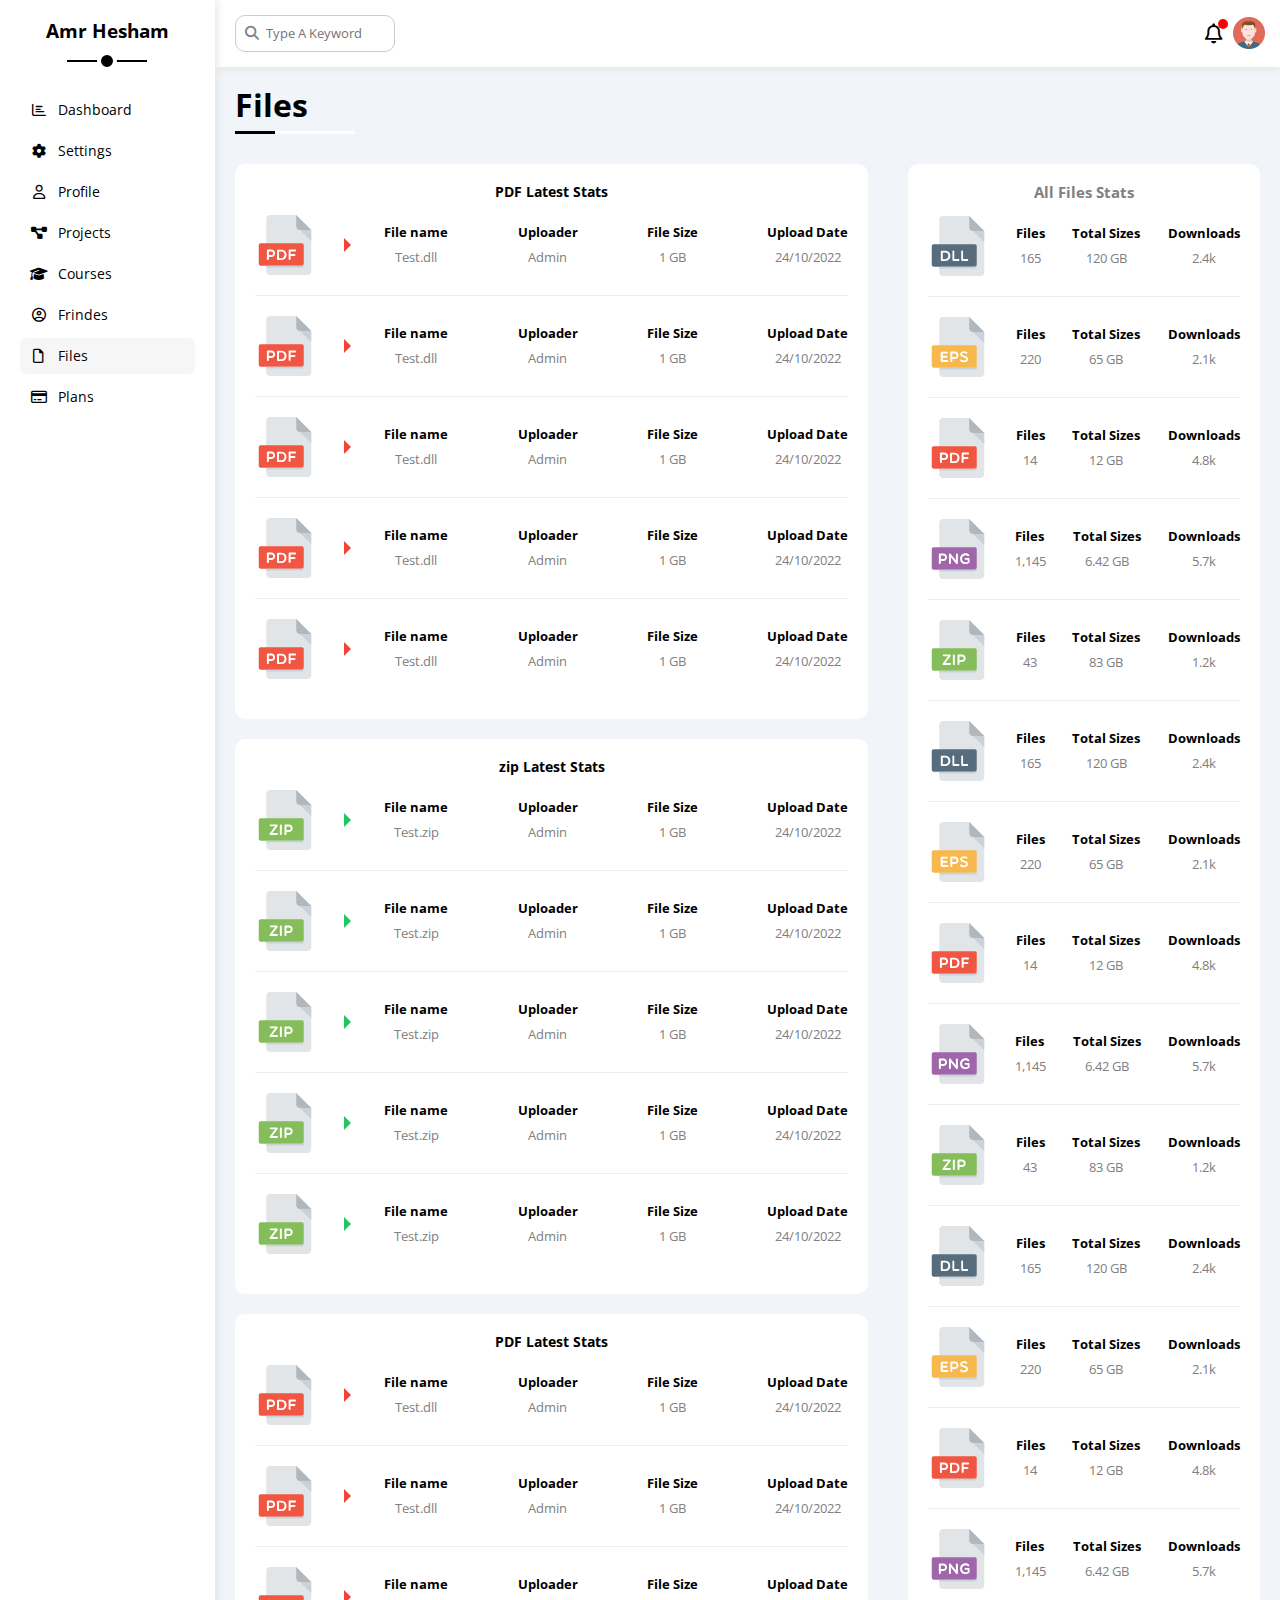
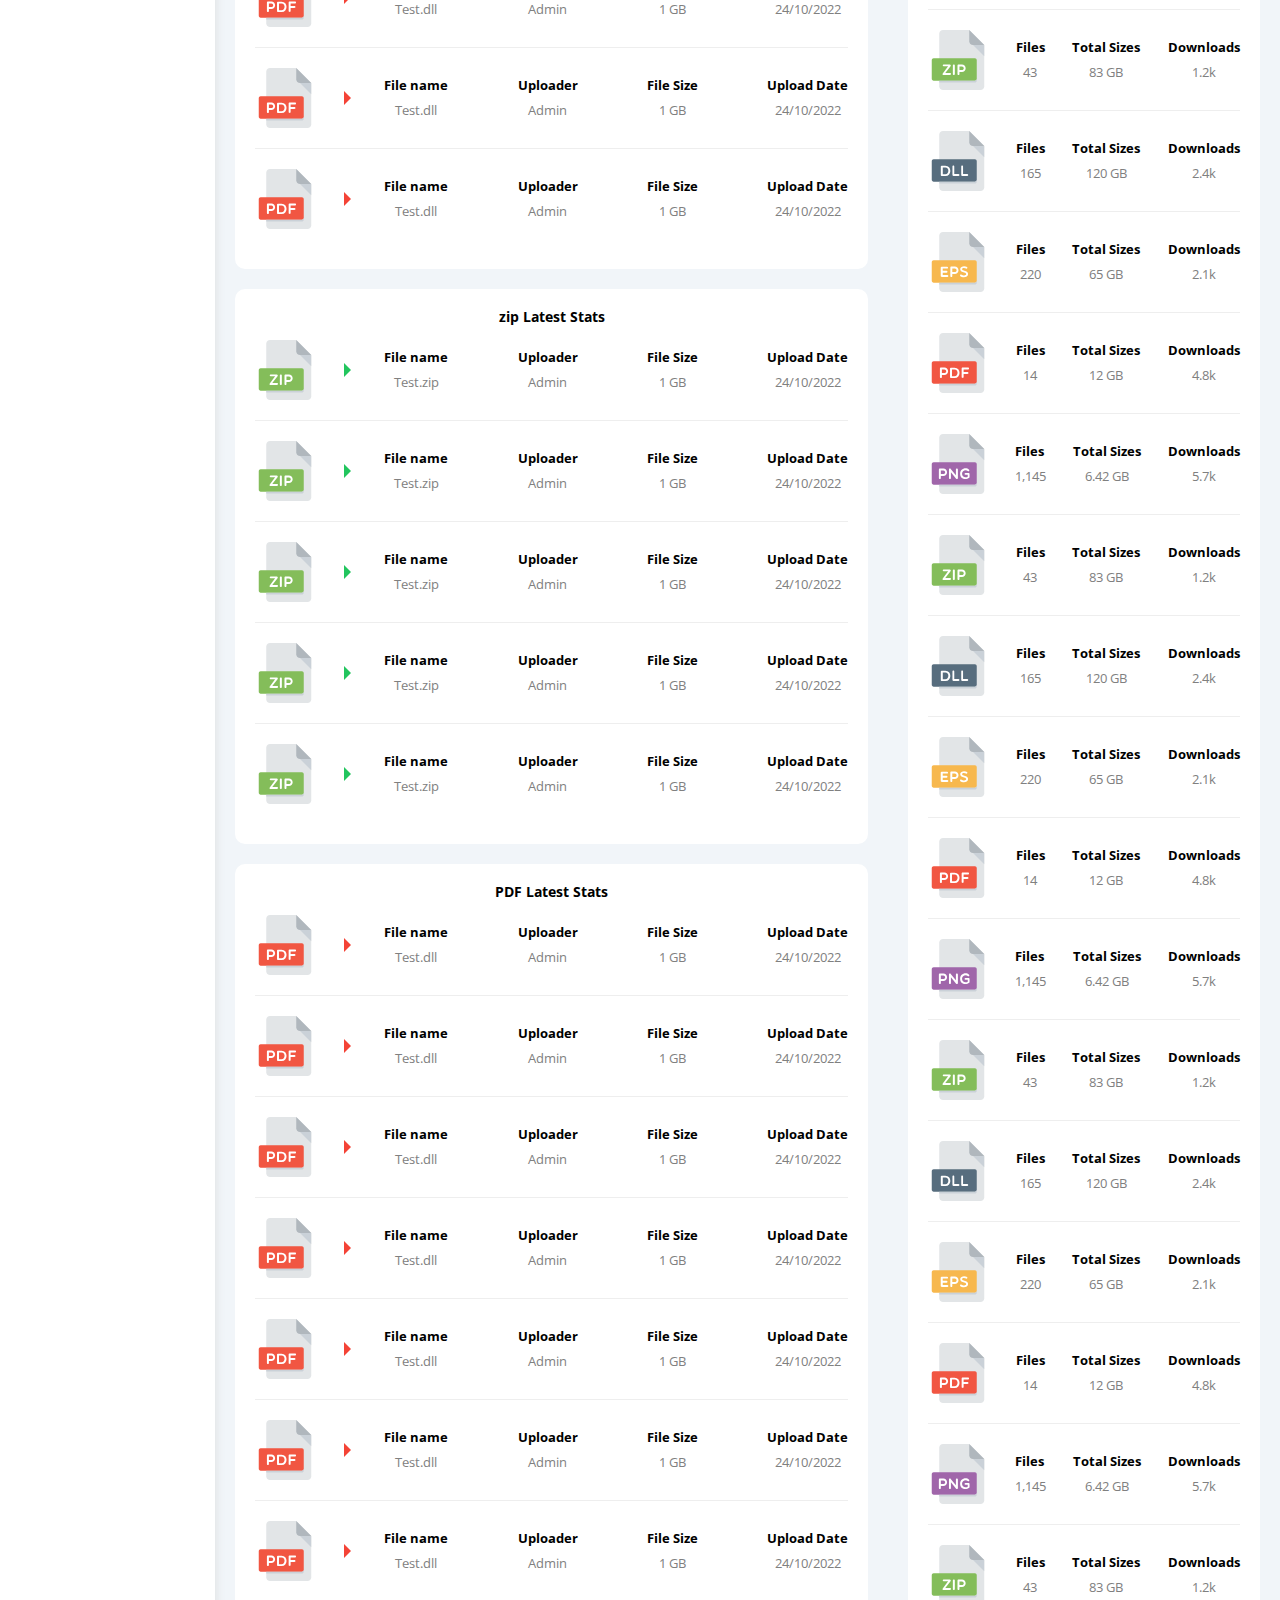
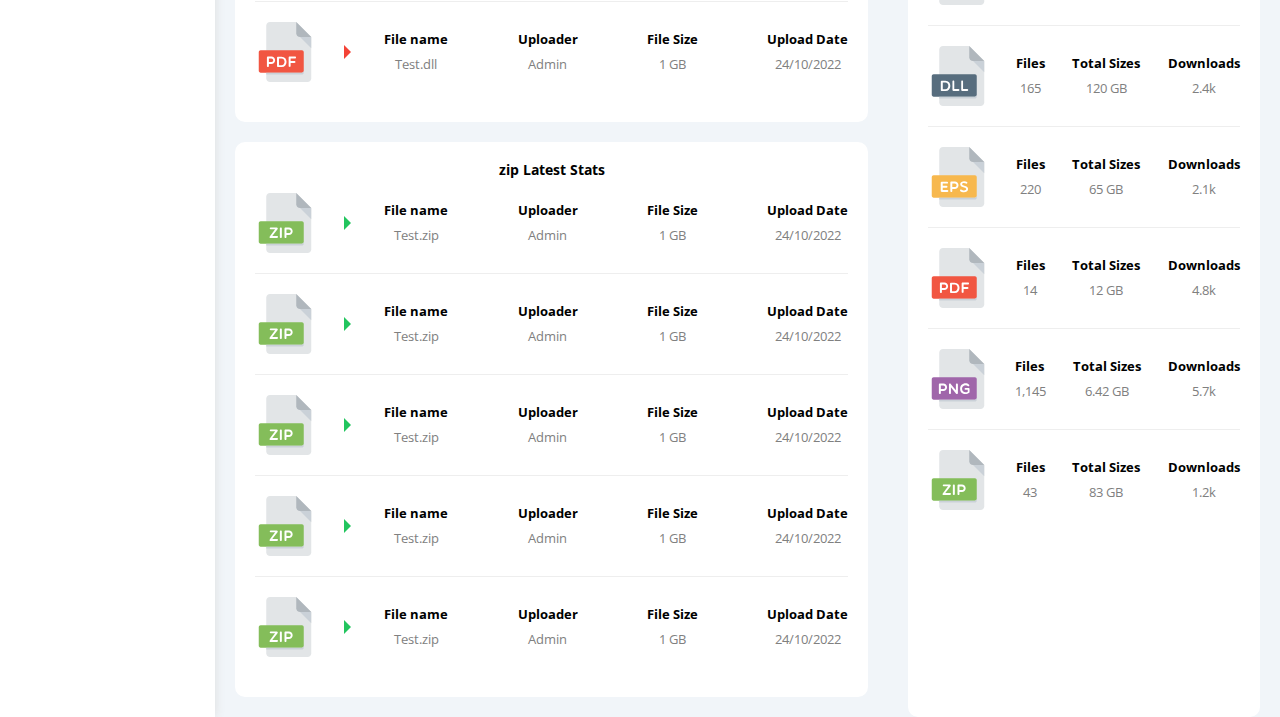
<file: files.html>
<!DOCTYPE html>
<html lang="en">
  <head>
    <meta charset="UTF-8" />
    <meta http-equiv="X-UA-Compatible" content="IE=edge" />
    <meta name="viewport" content="width=device-width, initial-scale=1.0" />
    <title>Dashboard - Files</title>
    <link rel="stylesheet" href="css/normalize.css" />
    <link rel="stylesheet" href="css/all.min.css" />
    <link rel="stylesheet" href="css/myFrameWork.css" />
    <link rel="stylesheet" href="css/main.css" />
    <link rel="stylesheet" href="css/profile.css" />
    <link rel="stylesheet" href="css/projects.css" />
    <link rel="stylesheet" href="css/courses.css" />
    <link rel="stylesheet" href="css/frindes.css" />
    <link rel="stylesheet" href="css/files.css" />
    <link rel="preconnect" href="https://fonts.googleapis.com" />
    <link rel="preconnect" href="https://fonts.gstatic.com" crossorigin />
    <link
      href="https://fonts.googleapis.com/css2?family=Open+Sans:wght@300;400;500&display=swap"
      rel="stylesheet"
    />
  </head>
  <body>
    <div class="page d-flex">
      <div class="sidebar bg-white pad-20 pos-relative">
        <h3 class="pos-relative txt-center">Amr Hesham</h3>
        <ul>
          <li>
            <a
              class="d-flex align-center font-s14 color-black pad-10 rad-6"
              href="index.html"
            >
              <i class="fa-regular fa-chart-bar fa-fw"></i>
              <span class="hide-mobile">Dashboard</span>
            </a>
          </li>
          <li>
            <a
              class="d-flex align-center font-s14 color-black pad-10 rad-6"
              href="setting.html"
            >
              <i class="fa-solid fa-gear fa-fw"></i>
              <span class="hide-mobile">Settings</span>
            </a>
          </li>
          <li>
            <a
              class="d-flex align-center font-s14 color-black pad-10 rad-6"
              href="profile.html"
            >
              <i class="fa-regular fa-user fa-fw"></i>
              <span class="hide-mobile">Profile</span>
            </a>
          </li>
          <li>
            <a
              class="d-flex align-center font-s14 color-black pad-10 rad-6"
              href="projects.html"
            >
              <i class="fa-solid fa-diagram-project fa-fw"></i>
              <span class="hide-mobile">Projects</span>
            </a>
          </li>
          <li>
            <a
              class="d-flex align-center font-s14 color-black pad-10 rad-6"
              href="courses.html"
            >
              <i class="fa-solid fa-graduation-cap fa-fw"></i>
              <span class="hide-mobile">Courses</span>
            </a>
          </li>
          <li>
            <a
              class="d-flex align-center font-s14 color-black pad-10 rad-6"
              href="frindes.html"
            >
              <i class="fa-regular fa-circle-user fa-fw"></i>
              <span class="hide-mobile">Frindes</span>
            </a>
          </li>
          <li>
            <a
              class="active d-flex align-center font-s14 color-black pad-10 rad-6"
              href="files.html"
            >
              <i class="fa-regular fa-file fa-fw"></i>
              <span class="hide-mobile">Files</span>
            </a>
          </li>
          <li>
            <a
              class="d-flex align-center font-s14 color-black pad-10 rad-6"
              href="plans.html"
            >
              <i class="fa-regular fa-credit-card fa-fw"></i>
              <span class="hide-mobile">Plans</span>
            </a>
          </li>
        </ul>
      </div>
      <div class="content width-full">
        <!-- STart Head -->
        <div class="head bg-white pad-15 between-flex">
          <div class="search pos-relative">
            <input type="search" placeholder="Type A Keyword" class="pad-10" />
          </div>
          <div class="items d-flex align-center">
            <span class="pos-relative notification">
              <i class="fa-regular fa-bell fa-lg"></i>
            </span>
            <img src="imgs/avatar.png" alt="Avatar Photo" />
          </div>
        </div>
        <!-- End Head -->
        <h1 class="pos-relative">Files</h1>
        <div class="files-page d-flex">
          <div class="files-stats bg-white pad-20 pos-relative rad-10">
            <h3 class="txt-c c-gray font-s15 mar-bot15">All Files Stats</h3>
            <div class="row between-flex">
              <img src="imgs/dll.svg" alt="" />
              <div class="file-count">
                <h4 class="font-s13">Files</h4>
                <p class="font-s13 c-gray txt-c mar-top10">165</p>
              </div>
              <div class="file-size">
                <h4 class="font-s13">Total Sizes</h4>
                <p class="font-s13 c-gray txt-c mar-top10">120 GB</p>
              </div>
              <div class="file-download">
                <h4 class="font-s13">Downloads</h4>
                <p class="font-s13 c-gray txt-c mar-top10">2.4k</p>
              </div>
            </div>
            <div class="row between-flex">
              <img src="imgs/eps.svg" alt="" />
              <div class="file-count">
                <h4 class="font-s13">Files</h4>
                <p class="font-s13 c-gray txt-c mar-top10">220</p>
              </div>
              <div class="file-size">
                <h4 class="font-s13">Total Sizes</h4>
                <p class="font-s13 c-gray txt-c mar-top10">65 GB</p>
              </div>
              <div class="file-download">
                <h4 class="font-s13">Downloads</h4>
                <p class="font-s13 c-gray txt-c mar-top10">2.1k</p>
              </div>
            </div>
            <div class="row between-flex">
              <img src="imgs/pdf.svg" alt="" />
              <div class="file-count">
                <h4 class="font-s13">Files</h4>
                <p class="font-s13 c-gray txt-c mar-top10">14</p>
              </div>
              <div class="file-size">
                <h4 class="font-s13">Total Sizes</h4>
                <p class="font-s13 c-gray txt-c mar-top10">12 GB</p>
              </div>
              <div class="file-download">
                <h4 class="font-s13">Downloads</h4>
                <p class="font-s13 c-gray txt-c mar-top10">4.8k</p>
              </div>
            </div>
            <div class="row between-flex">
              <img src="imgs/png.svg" alt="" />
              <div class="file-count">
                <h4 class="font-s13">Files</h4>
                <p class="font-s13 c-gray txt-c mar-top10">1,145</p>
              </div>
              <div class="file-size">
                <h4 class="font-s13">Total Sizes</h4>
                <p class="font-s13 c-gray txt-c mar-top10">6.42 GB</p>
              </div>
              <div class="file-download">
                <h4 class="font-s13">Downloads</h4>
                <p class="font-s13 c-gray txt-c mar-top10">5.7k</p>
              </div>
            </div>
            <div class="row between-flex">
              <img src="imgs/zip.svg" alt="" />
              <div class="file-count">
                <h4 class="font-s13">Files</h4>
                <p class="font-s13 c-gray txt-c mar-top10">43</p>
              </div>
              <div class="file-size">
                <h4 class="font-s13">Total Sizes</h4>
                <p class="font-s13 c-gray txt-c mar-top10">83 GB</p>
              </div>
              <div class="file-download">
                <h4 class="font-s13">Downloads</h4>
                <p class="font-s13 c-gray txt-c mar-top10">1.2k</p>
              </div>
            </div>
            <div class="row between-flex">
              <img src="imgs/dll.svg" alt="" />
              <div class="file-count">
                <h4 class="font-s13">Files</h4>
                <p class="font-s13 c-gray txt-c mar-top10">165</p>
              </div>
              <div class="file-size">
                <h4 class="font-s13">Total Sizes</h4>
                <p class="font-s13 c-gray txt-c mar-top10">120 GB</p>
              </div>
              <div class="file-download">
                <h4 class="font-s13">Downloads</h4>
                <p class="font-s13 c-gray txt-c mar-top10">2.4k</p>
              </div>
            </div>
            <div class="row between-flex">
              <img src="imgs/eps.svg" alt="" />
              <div class="file-count">
                <h4 class="font-s13">Files</h4>
                <p class="font-s13 c-gray txt-c mar-top10">220</p>
              </div>
              <div class="file-size">
                <h4 class="font-s13">Total Sizes</h4>
                <p class="font-s13 c-gray txt-c mar-top10">65 GB</p>
              </div>
              <div class="file-download">
                <h4 class="font-s13">Downloads</h4>
                <p class="font-s13 c-gray txt-c mar-top10">2.1k</p>
              </div>
            </div>
            <div class="row between-flex">
              <img src="imgs/pdf.svg" alt="" />
              <div class="file-count">
                <h4 class="font-s13">Files</h4>
                <p class="font-s13 c-gray txt-c mar-top10">14</p>
              </div>
              <div class="file-size">
                <h4 class="font-s13">Total Sizes</h4>
                <p class="font-s13 c-gray txt-c mar-top10">12 GB</p>
              </div>
              <div class="file-download">
                <h4 class="font-s13">Downloads</h4>
                <p class="font-s13 c-gray txt-c mar-top10">4.8k</p>
              </div>
            </div>
            <div class="row between-flex">
              <img src="imgs/png.svg" alt="" />
              <div class="file-count">
                <h4 class="font-s13">Files</h4>
                <p class="font-s13 c-gray txt-c mar-top10">1,145</p>
              </div>
              <div class="file-size">
                <h4 class="font-s13">Total Sizes</h4>
                <p class="font-s13 c-gray txt-c mar-top10">6.42 GB</p>
              </div>
              <div class="file-download">
                <h4 class="font-s13">Downloads</h4>
                <p class="font-s13 c-gray txt-c mar-top10">5.7k</p>
              </div>
            </div>
            <div class="row between-flex">
              <img src="imgs/zip.svg" alt="" />
              <div class="file-count">
                <h4 class="font-s13">Files</h4>
                <p class="font-s13 c-gray txt-c mar-top10">43</p>
              </div>
              <div class="file-size">
                <h4 class="font-s13">Total Sizes</h4>
                <p class="font-s13 c-gray txt-c mar-top10">83 GB</p>
              </div>
              <div class="file-download">
                <h4 class="font-s13">Downloads</h4>
                <p class="font-s13 c-gray txt-c mar-top10">1.2k</p>
              </div>
            </div>
            <div class="row between-flex">
              <img src="imgs/dll.svg" alt="" />
              <div class="file-count">
                <h4 class="font-s13">Files</h4>
                <p class="font-s13 c-gray txt-c mar-top10">165</p>
              </div>
              <div class="file-size">
                <h4 class="font-s13">Total Sizes</h4>
                <p class="font-s13 c-gray txt-c mar-top10">120 GB</p>
              </div>
              <div class="file-download">
                <h4 class="font-s13">Downloads</h4>
                <p class="font-s13 c-gray txt-c mar-top10">2.4k</p>
              </div>
            </div>
            <div class="row between-flex">
              <img src="imgs/eps.svg" alt="" />
              <div class="file-count">
                <h4 class="font-s13">Files</h4>
                <p class="font-s13 c-gray txt-c mar-top10">220</p>
              </div>
              <div class="file-size">
                <h4 class="font-s13">Total Sizes</h4>
                <p class="font-s13 c-gray txt-c mar-top10">65 GB</p>
              </div>
              <div class="file-download">
                <h4 class="font-s13">Downloads</h4>
                <p class="font-s13 c-gray txt-c mar-top10">2.1k</p>
              </div>
            </div>
            <div class="row between-flex">
              <img src="imgs/pdf.svg" alt="" />
              <div class="file-count">
                <h4 class="font-s13">Files</h4>
                <p class="font-s13 c-gray txt-c mar-top10">14</p>
              </div>
              <div class="file-size">
                <h4 class="font-s13">Total Sizes</h4>
                <p class="font-s13 c-gray txt-c mar-top10">12 GB</p>
              </div>
              <div class="file-download">
                <h4 class="font-s13">Downloads</h4>
                <p class="font-s13 c-gray txt-c mar-top10">4.8k</p>
              </div>
            </div>
            <div class="row between-flex">
              <img src="imgs/png.svg" alt="" />
              <div class="file-count">
                <h4 class="font-s13">Files</h4>
                <p class="font-s13 c-gray txt-c mar-top10">1,145</p>
              </div>
              <div class="file-size">
                <h4 class="font-s13">Total Sizes</h4>
                <p class="font-s13 c-gray txt-c mar-top10">6.42 GB</p>
              </div>
              <div class="file-download">
                <h4 class="font-s13">Downloads</h4>
                <p class="font-s13 c-gray txt-c mar-top10">5.7k</p>
              </div>
            </div>
            <div class="row between-flex">
              <img src="imgs/zip.svg" alt="" />
              <div class="file-count">
                <h4 class="font-s13">Files</h4>
                <p class="font-s13 c-gray txt-c mar-top10">43</p>
              </div>
              <div class="file-size">
                <h4 class="font-s13">Total Sizes</h4>
                <p class="font-s13 c-gray txt-c mar-top10">83 GB</p>
              </div>
              <div class="file-download">
                <h4 class="font-s13">Downloads</h4>
                <p class="font-s13 c-gray txt-c mar-top10">1.2k</p>
              </div>
            </div>
            <div class="row between-flex">
              <img src="imgs/dll.svg" alt="" />
              <div class="file-count">
                <h4 class="font-s13">Files</h4>
                <p class="font-s13 c-gray txt-c mar-top10">165</p>
              </div>
              <div class="file-size">
                <h4 class="font-s13">Total Sizes</h4>
                <p class="font-s13 c-gray txt-c mar-top10">120 GB</p>
              </div>
              <div class="file-download">
                <h4 class="font-s13">Downloads</h4>
                <p class="font-s13 c-gray txt-c mar-top10">2.4k</p>
              </div>
            </div>
            <div class="row between-flex">
              <img src="imgs/eps.svg" alt="" />
              <div class="file-count">
                <h4 class="font-s13">Files</h4>
                <p class="font-s13 c-gray txt-c mar-top10">220</p>
              </div>
              <div class="file-size">
                <h4 class="font-s13">Total Sizes</h4>
                <p class="font-s13 c-gray txt-c mar-top10">65 GB</p>
              </div>
              <div class="file-download">
                <h4 class="font-s13">Downloads</h4>
                <p class="font-s13 c-gray txt-c mar-top10">2.1k</p>
              </div>
            </div>
            <div class="row between-flex">
              <img src="imgs/pdf.svg" alt="" />
              <div class="file-count">
                <h4 class="font-s13">Files</h4>
                <p class="font-s13 c-gray txt-c mar-top10">14</p>
              </div>
              <div class="file-size">
                <h4 class="font-s13">Total Sizes</h4>
                <p class="font-s13 c-gray txt-c mar-top10">12 GB</p>
              </div>
              <div class="file-download">
                <h4 class="font-s13">Downloads</h4>
                <p class="font-s13 c-gray txt-c mar-top10">4.8k</p>
              </div>
            </div>
            <div class="row between-flex">
              <img src="imgs/png.svg" alt="" />
              <div class="file-count">
                <h4 class="font-s13">Files</h4>
                <p class="font-s13 c-gray txt-c mar-top10">1,145</p>
              </div>
              <div class="file-size">
                <h4 class="font-s13">Total Sizes</h4>
                <p class="font-s13 c-gray txt-c mar-top10">6.42 GB</p>
              </div>
              <div class="file-download">
                <h4 class="font-s13">Downloads</h4>
                <p class="font-s13 c-gray txt-c mar-top10">5.7k</p>
              </div>
            </div>
            <div class="row between-flex">
              <img src="imgs/zip.svg" alt="" />
              <div class="file-count">
                <h4 class="font-s13">Files</h4>
                <p class="font-s13 c-gray txt-c mar-top10">43</p>
              </div>
              <div class="file-size">
                <h4 class="font-s13">Total Sizes</h4>
                <p class="font-s13 c-gray txt-c mar-top10">83 GB</p>
              </div>
              <div class="file-download">
                <h4 class="font-s13">Downloads</h4>
                <p class="font-s13 c-gray txt-c mar-top10">1.2k</p>
              </div>
            </div>
            <div class="row between-flex">
              <img src="imgs/dll.svg" alt="" />
              <div class="file-count">
                <h4 class="font-s13">Files</h4>
                <p class="font-s13 c-gray txt-c mar-top10">165</p>
              </div>
              <div class="file-size">
                <h4 class="font-s13">Total Sizes</h4>
                <p class="font-s13 c-gray txt-c mar-top10">120 GB</p>
              </div>
              <div class="file-download">
                <h4 class="font-s13">Downloads</h4>
                <p class="font-s13 c-gray txt-c mar-top10">2.4k</p>
              </div>
            </div>
            <div class="row between-flex">
              <img src="imgs/eps.svg" alt="" />
              <div class="file-count">
                <h4 class="font-s13">Files</h4>
                <p class="font-s13 c-gray txt-c mar-top10">220</p>
              </div>
              <div class="file-size">
                <h4 class="font-s13">Total Sizes</h4>
                <p class="font-s13 c-gray txt-c mar-top10">65 GB</p>
              </div>
              <div class="file-download">
                <h4 class="font-s13">Downloads</h4>
                <p class="font-s13 c-gray txt-c mar-top10">2.1k</p>
              </div>
            </div>
            <div class="row between-flex">
              <img src="imgs/pdf.svg" alt="" />
              <div class="file-count">
                <h4 class="font-s13">Files</h4>
                <p class="font-s13 c-gray txt-c mar-top10">14</p>
              </div>
              <div class="file-size">
                <h4 class="font-s13">Total Sizes</h4>
                <p class="font-s13 c-gray txt-c mar-top10">12 GB</p>
              </div>
              <div class="file-download">
                <h4 class="font-s13">Downloads</h4>
                <p class="font-s13 c-gray txt-c mar-top10">4.8k</p>
              </div>
            </div>
            <div class="row between-flex">
              <img src="imgs/png.svg" alt="" />
              <div class="file-count">
                <h4 class="font-s13">Files</h4>
                <p class="font-s13 c-gray txt-c mar-top10">1,145</p>
              </div>
              <div class="file-size">
                <h4 class="font-s13">Total Sizes</h4>
                <p class="font-s13 c-gray txt-c mar-top10">6.42 GB</p>
              </div>
              <div class="file-download">
                <h4 class="font-s13">Downloads</h4>
                <p class="font-s13 c-gray txt-c mar-top10">5.7k</p>
              </div>
            </div>
            <div class="row between-flex">
              <img src="imgs/zip.svg" alt="" />
              <div class="file-count">
                <h4 class="font-s13">Files</h4>
                <p class="font-s13 c-gray txt-c mar-top10">43</p>
              </div>
              <div class="file-size">
                <h4 class="font-s13">Total Sizes</h4>
                <p class="font-s13 c-gray txt-c mar-top10">83 GB</p>
              </div>
              <div class="file-download">
                <h4 class="font-s13">Downloads</h4>
                <p class="font-s13 c-gray txt-c mar-top10">1.2k</p>
              </div>
            </div>
            <div class="row between-flex">
              <img src="imgs/dll.svg" alt="" />
              <div class="file-count">
                <h4 class="font-s13">Files</h4>
                <p class="font-s13 c-gray txt-c mar-top10">165</p>
              </div>
              <div class="file-size">
                <h4 class="font-s13">Total Sizes</h4>
                <p class="font-s13 c-gray txt-c mar-top10">120 GB</p>
              </div>
              <div class="file-download">
                <h4 class="font-s13">Downloads</h4>
                <p class="font-s13 c-gray txt-c mar-top10">2.4k</p>
              </div>
            </div>
            <div class="row between-flex">
              <img src="imgs/eps.svg" alt="" />
              <div class="file-count">
                <h4 class="font-s13">Files</h4>
                <p class="font-s13 c-gray txt-c mar-top10">220</p>
              </div>
              <div class="file-size">
                <h4 class="font-s13">Total Sizes</h4>
                <p class="font-s13 c-gray txt-c mar-top10">65 GB</p>
              </div>
              <div class="file-download">
                <h4 class="font-s13">Downloads</h4>
                <p class="font-s13 c-gray txt-c mar-top10">2.1k</p>
              </div>
            </div>
            <div class="row between-flex">
              <img src="imgs/pdf.svg" alt="" />
              <div class="file-count">
                <h4 class="font-s13">Files</h4>
                <p class="font-s13 c-gray txt-c mar-top10">14</p>
              </div>
              <div class="file-size">
                <h4 class="font-s13">Total Sizes</h4>
                <p class="font-s13 c-gray txt-c mar-top10">12 GB</p>
              </div>
              <div class="file-download">
                <h4 class="font-s13">Downloads</h4>
                <p class="font-s13 c-gray txt-c mar-top10">4.8k</p>
              </div>
            </div>
            <div class="row between-flex">
              <img src="imgs/png.svg" alt="" />
              <div class="file-count">
                <h4 class="font-s13">Files</h4>
                <p class="font-s13 c-gray txt-c mar-top10">1,145</p>
              </div>
              <div class="file-size">
                <h4 class="font-s13">Total Sizes</h4>
                <p class="font-s13 c-gray txt-c mar-top10">6.42 GB</p>
              </div>
              <div class="file-download">
                <h4 class="font-s13">Downloads</h4>
                <p class="font-s13 c-gray txt-c mar-top10">5.7k</p>
              </div>
            </div>
            <div class="row between-flex">
              <img src="imgs/zip.svg" alt="" />
              <div class="file-count">
                <h4 class="font-s13">Files</h4>
                <p class="font-s13 c-gray txt-c mar-top10">43</p>
              </div>
              <div class="file-size">
                <h4 class="font-s13">Total Sizes</h4>
                <p class="font-s13 c-gray txt-c mar-top10">83 GB</p>
              </div>
              <div class="file-download">
                <h4 class="font-s13">Downloads</h4>
                <p class="font-s13 c-gray txt-c mar-top10">1.2k</p>
              </div>
            </div>
            <div class="row between-flex">
              <img src="imgs/dll.svg" alt="" />
              <div class="file-count">
                <h4 class="font-s13">Files</h4>
                <p class="font-s13 c-gray txt-c mar-top10">165</p>
              </div>
              <div class="file-size">
                <h4 class="font-s13">Total Sizes</h4>
                <p class="font-s13 c-gray txt-c mar-top10">120 GB</p>
              </div>
              <div class="file-download">
                <h4 class="font-s13">Downloads</h4>
                <p class="font-s13 c-gray txt-c mar-top10">2.4k</p>
              </div>
            </div>
            <div class="row between-flex">
              <img src="imgs/eps.svg" alt="" />
              <div class="file-count">
                <h4 class="font-s13">Files</h4>
                <p class="font-s13 c-gray txt-c mar-top10">220</p>
              </div>
              <div class="file-size">
                <h4 class="font-s13">Total Sizes</h4>
                <p class="font-s13 c-gray txt-c mar-top10">65 GB</p>
              </div>
              <div class="file-download">
                <h4 class="font-s13">Downloads</h4>
                <p class="font-s13 c-gray txt-c mar-top10">2.1k</p>
              </div>
            </div>
            <div class="row between-flex">
              <img src="imgs/pdf.svg" alt="" />
              <div class="file-count">
                <h4 class="font-s13">Files</h4>
                <p class="font-s13 c-gray txt-c mar-top10">14</p>
              </div>
              <div class="file-size">
                <h4 class="font-s13">Total Sizes</h4>
                <p class="font-s13 c-gray txt-c mar-top10">12 GB</p>
              </div>
              <div class="file-download">
                <h4 class="font-s13">Downloads</h4>
                <p class="font-s13 c-gray txt-c mar-top10">4.8k</p>
              </div>
            </div>
            <div class="row between-flex">
              <img src="imgs/png.svg" alt="" />
              <div class="file-count">
                <h4 class="font-s13">Files</h4>
                <p class="font-s13 c-gray txt-c mar-top10">1,145</p>
              </div>
              <div class="file-size">
                <h4 class="font-s13">Total Sizes</h4>
                <p class="font-s13 c-gray txt-c mar-top10">6.42 GB</p>
              </div>
              <div class="file-download">
                <h4 class="font-s13">Downloads</h4>
                <p class="font-s13 c-gray txt-c mar-top10">5.7k</p>
              </div>
            </div>
            <div class="row between-flex">
              <img src="imgs/zip.svg" alt="" />
              <div class="file-count">
                <h4 class="font-s13">Files</h4>
                <p class="font-s13 c-gray txt-c mar-top10">43</p>
              </div>
              <div class="file-size">
                <h4 class="font-s13">Total Sizes</h4>
                <p class="font-s13 c-gray txt-c mar-top10">83 GB</p>
              </div>
              <div class="file-download">
                <h4 class="font-s13">Downloads</h4>
                <p class="font-s13 c-gray txt-c mar-top10">1.2k</p>
              </div>
            </div>
          </div>
          <div class="content width-full">
            <div class="wraper d-grid gap-20">
              <div class="file-box bg-white rad-10 pad-20">
                <h4 class="font-s14 txt-c mar-bot15">PDF Latest Stats</h4>
                <div class="row between-flex">
                  <img src="imgs/pdf.svg" alt="" />
                  <div class="file-name">
                    <h4 class="font-s13">File name</h4>
                    <p class="font-s13 c-gray txt-c mar-top10">Test.dll</p>
                  </div>
                  <div class="file-count">
                    <h4 class="font-s13">Uploader</h4>
                    <p class="font-s13 c-gray txt-c mar-top10">Admin</p>
                  </div>
                  <div class="file-size">
                    <h4 class="font-s13">File Size</h4>
                    <p class="font-s13 c-gray txt-c mar-top10">1 GB</p>
                  </div>
                  <div class="file-download">
                    <h4 class="font-s13">Upload Date</h4>
                    <p class="font-s13 c-gray txt-c mar-top10">24/10/2022</p>
                  </div>
                </div>
                <div class="row between-flex">
                  <img src="imgs/pdf.svg" alt="" />
                  <div class="file-name">
                    <h4 class="font-s13">File name</h4>
                    <p class="font-s13 c-gray txt-c mar-top10">Test.dll</p>
                  </div>
                  <div class="file-count">
                    <h4 class="font-s13">Uploader</h4>
                    <p class="font-s13 c-gray txt-c mar-top10">Admin</p>
                  </div>
                  <div class="file-size">
                    <h4 class="font-s13">File Size</h4>
                    <p class="font-s13 c-gray txt-c mar-top10">1 GB</p>
                  </div>
                  <div class="file-download">
                    <h4 class="font-s13">Upload Date</h4>
                    <p class="font-s13 c-gray txt-c mar-top10">24/10/2022</p>
                  </div>
                </div>
                <div class="row between-flex">
                  <img src="imgs/pdf.svg" alt="" />
                  <div class="file-name">
                    <h4 class="font-s13">File name</h4>
                    <p class="font-s13 c-gray txt-c mar-top10">Test.dll</p>
                  </div>
                  <div class="file-count">
                    <h4 class="font-s13">Uploader</h4>
                    <p class="font-s13 c-gray txt-c mar-top10">Admin</p>
                  </div>
                  <div class="file-size">
                    <h4 class="font-s13">File Size</h4>
                    <p class="font-s13 c-gray txt-c mar-top10">1 GB</p>
                  </div>
                  <div class="file-download">
                    <h4 class="font-s13">Upload Date</h4>
                    <p class="font-s13 c-gray txt-c mar-top10">24/10/2022</p>
                  </div>
                </div>
                <div class="row between-flex">
                  <img src="imgs/pdf.svg" alt="" />
                  <div class="file-name">
                    <h4 class="font-s13">File name</h4>
                    <p class="font-s13 c-gray txt-c mar-top10">Test.dll</p>
                  </div>
                  <div class="file-count">
                    <h4 class="font-s13">Uploader</h4>
                    <p class="font-s13 c-gray txt-c mar-top10">Admin</p>
                  </div>
                  <div class="file-size">
                    <h4 class="font-s13">File Size</h4>
                    <p class="font-s13 c-gray txt-c mar-top10">1 GB</p>
                  </div>
                  <div class="file-download">
                    <h4 class="font-s13">Upload Date</h4>
                    <p class="font-s13 c-gray txt-c mar-top10">24/10/2022</p>
                  </div>
                </div>
                <div class="row between-flex">
                  <img src="imgs/pdf.svg" alt="" />
                  <div class="file-name">
                    <h4 class="font-s13">File name</h4>
                    <p class="font-s13 c-gray txt-c mar-top10">Test.dll</p>
                  </div>
                  <div class="file-count">
                    <h4 class="font-s13">Uploader</h4>
                    <p class="font-s13 c-gray txt-c mar-top10">Admin</p>
                  </div>
                  <div class="file-size">
                    <h4 class="font-s13">File Size</h4>
                    <p class="font-s13 c-gray txt-c mar-top10">1 GB</p>
                  </div>
                  <div class="file-download">
                    <h4 class="font-s13">Upload Date</h4>
                    <p class="font-s13 c-gray txt-c mar-top10">24/10/2022</p>
                  </div>
                </div>
              </div>
              <div class="file-box bg-white rad-10 pad-20 green-after">
                <h4 class="font-s14 txt-c mar-bot15">zip Latest Stats</h4>
                <div class="row between-flex">
                  <img src="imgs/zip.svg" alt="" />
                  <div class="file-name">
                    <h4 class="font-s13">File name</h4>
                    <p class="font-s13 c-gray txt-c mar-top10">Test.zip</p>
                  </div>
                  <div class="file-count">
                    <h4 class="font-s13">Uploader</h4>
                    <p class="font-s13 c-gray txt-c mar-top10">Admin</p>
                  </div>
                  <div class="file-size">
                    <h4 class="font-s13">File Size</h4>
                    <p class="font-s13 c-gray txt-c mar-top10">1 GB</p>
                  </div>
                  <div class="file-download">
                    <h4 class="font-s13">Upload Date</h4>
                    <p class="font-s13 c-gray txt-c mar-top10">24/10/2022</p>
                  </div>
                </div>
                <div class="row between-flex">
                  <img src="imgs/zip.svg" alt="" />
                  <div class="file-name">
                    <h4 class="font-s13">File name</h4>
                    <p class="font-s13 c-gray txt-c mar-top10">Test.zip</p>
                  </div>
                  <div class="file-count">
                    <h4 class="font-s13">Uploader</h4>
                    <p class="font-s13 c-gray txt-c mar-top10">Admin</p>
                  </div>
                  <div class="file-size">
                    <h4 class="font-s13">File Size</h4>
                    <p class="font-s13 c-gray txt-c mar-top10">1 GB</p>
                  </div>
                  <div class="file-download">
                    <h4 class="font-s13">Upload Date</h4>
                    <p class="font-s13 c-gray txt-c mar-top10">24/10/2022</p>
                  </div>
                </div>
                <div class="row between-flex">
                  <img src="imgs/zip.svg" alt="" />
                  <div class="file-name">
                    <h4 class="font-s13">File name</h4>
                    <p class="font-s13 c-gray txt-c mar-top10">Test.zip</p>
                  </div>
                  <div class="file-count">
                    <h4 class="font-s13">Uploader</h4>
                    <p class="font-s13 c-gray txt-c mar-top10">Admin</p>
                  </div>
                  <div class="file-size">
                    <h4 class="font-s13">File Size</h4>
                    <p class="font-s13 c-gray txt-c mar-top10">1 GB</p>
                  </div>
                  <div class="file-download">
                    <h4 class="font-s13">Upload Date</h4>
                    <p class="font-s13 c-gray txt-c mar-top10">24/10/2022</p>
                  </div>
                </div>
                <div class="row between-flex">
                  <img src="imgs/zip.svg" alt="" />
                  <div class="file-name">
                    <h4 class="font-s13">File name</h4>
                    <p class="font-s13 c-gray txt-c mar-top10">Test.zip</p>
                  </div>
                  <div class="file-count">
                    <h4 class="font-s13">Uploader</h4>
                    <p class="font-s13 c-gray txt-c mar-top10">Admin</p>
                  </div>
                  <div class="file-size">
                    <h4 class="font-s13">File Size</h4>
                    <p class="font-s13 c-gray txt-c mar-top10">1 GB</p>
                  </div>
                  <div class="file-download">
                    <h4 class="font-s13">Upload Date</h4>
                    <p class="font-s13 c-gray txt-c mar-top10">24/10/2022</p>
                  </div>
                </div>
                <div class="row between-flex">
                  <img src="imgs/zip.svg" alt="" />
                  <div class="file-name">
                    <h4 class="font-s13">File name</h4>
                    <p class="font-s13 c-gray txt-c mar-top10">Test.zip</p>
                  </div>
                  <div class="file-count">
                    <h4 class="font-s13">Uploader</h4>
                    <p class="font-s13 c-gray txt-c mar-top10">Admin</p>
                  </div>
                  <div class="file-size">
                    <h4 class="font-s13">File Size</h4>
                    <p class="font-s13 c-gray txt-c mar-top10">1 GB</p>
                  </div>
                  <div class="file-download">
                    <h4 class="font-s13">Upload Date</h4>
                    <p class="font-s13 c-gray txt-c mar-top10">24/10/2022</p>
                  </div>
                </div>
              </div>
              <div class="file-box bg-white rad-10 pad-20">
                <h4 class="font-s14 txt-c mar-bot15">PDF Latest Stats</h4>
                <div class="row between-flex">
                  <img src="imgs/pdf.svg" alt="" />
                  <div class="file-name">
                    <h4 class="font-s13">File name</h4>
                    <p class="font-s13 c-gray txt-c mar-top10">Test.dll</p>
                  </div>
                  <div class="file-count">
                    <h4 class="font-s13">Uploader</h4>
                    <p class="font-s13 c-gray txt-c mar-top10">Admin</p>
                  </div>
                  <div class="file-size">
                    <h4 class="font-s13">File Size</h4>
                    <p class="font-s13 c-gray txt-c mar-top10">1 GB</p>
                  </div>
                  <div class="file-download">
                    <h4 class="font-s13">Upload Date</h4>
                    <p class="font-s13 c-gray txt-c mar-top10">24/10/2022</p>
                  </div>
                </div>
                <div class="row between-flex">
                  <img src="imgs/pdf.svg" alt="" />
                  <div class="file-name">
                    <h4 class="font-s13">File name</h4>
                    <p class="font-s13 c-gray txt-c mar-top10">Test.dll</p>
                  </div>
                  <div class="file-count">
                    <h4 class="font-s13">Uploader</h4>
                    <p class="font-s13 c-gray txt-c mar-top10">Admin</p>
                  </div>
                  <div class="file-size">
                    <h4 class="font-s13">File Size</h4>
                    <p class="font-s13 c-gray txt-c mar-top10">1 GB</p>
                  </div>
                  <div class="file-download">
                    <h4 class="font-s13">Upload Date</h4>
                    <p class="font-s13 c-gray txt-c mar-top10">24/10/2022</p>
                  </div>
                </div>
                <div class="row between-flex">
                  <img src="imgs/pdf.svg" alt="" />
                  <div class="file-name">
                    <h4 class="font-s13">File name</h4>
                    <p class="font-s13 c-gray txt-c mar-top10">Test.dll</p>
                  </div>
                  <div class="file-count">
                    <h4 class="font-s13">Uploader</h4>
                    <p class="font-s13 c-gray txt-c mar-top10">Admin</p>
                  </div>
                  <div class="file-size">
                    <h4 class="font-s13">File Size</h4>
                    <p class="font-s13 c-gray txt-c mar-top10">1 GB</p>
                  </div>
                  <div class="file-download">
                    <h4 class="font-s13">Upload Date</h4>
                    <p class="font-s13 c-gray txt-c mar-top10">24/10/2022</p>
                  </div>
                </div>
                <div class="row between-flex">
                  <img src="imgs/pdf.svg" alt="" />
                  <div class="file-name">
                    <h4 class="font-s13">File name</h4>
                    <p class="font-s13 c-gray txt-c mar-top10">Test.dll</p>
                  </div>
                  <div class="file-count">
                    <h4 class="font-s13">Uploader</h4>
                    <p class="font-s13 c-gray txt-c mar-top10">Admin</p>
                  </div>
                  <div class="file-size">
                    <h4 class="font-s13">File Size</h4>
                    <p class="font-s13 c-gray txt-c mar-top10">1 GB</p>
                  </div>
                  <div class="file-download">
                    <h4 class="font-s13">Upload Date</h4>
                    <p class="font-s13 c-gray txt-c mar-top10">24/10/2022</p>
                  </div>
                </div>
                <div class="row between-flex">
                  <img src="imgs/pdf.svg" alt="" />
                  <div class="file-name">
                    <h4 class="font-s13">File name</h4>
                    <p class="font-s13 c-gray txt-c mar-top10">Test.dll</p>
                  </div>
                  <div class="file-count">
                    <h4 class="font-s13">Uploader</h4>
                    <p class="font-s13 c-gray txt-c mar-top10">Admin</p>
                  </div>
                  <div class="file-size">
                    <h4 class="font-s13">File Size</h4>
                    <p class="font-s13 c-gray txt-c mar-top10">1 GB</p>
                  </div>
                  <div class="file-download">
                    <h4 class="font-s13">Upload Date</h4>
                    <p class="font-s13 c-gray txt-c mar-top10">24/10/2022</p>
                  </div>
                </div>
              </div>
              <div class="file-box bg-white rad-10 pad-20 green-after">
                <h4 class="font-s14 txt-c mar-bot15">zip Latest Stats</h4>
                <div class="row between-flex">
                  <img src="imgs/zip.svg" alt="" />
                  <div class="file-name">
                    <h4 class="font-s13">File name</h4>
                    <p class="font-s13 c-gray txt-c mar-top10">Test.zip</p>
                  </div>
                  <div class="file-count">
                    <h4 class="font-s13">Uploader</h4>
                    <p class="font-s13 c-gray txt-c mar-top10">Admin</p>
                  </div>
                  <div class="file-size">
                    <h4 class="font-s13">File Size</h4>
                    <p class="font-s13 c-gray txt-c mar-top10">1 GB</p>
                  </div>
                  <div class="file-download">
                    <h4 class="font-s13">Upload Date</h4>
                    <p class="font-s13 c-gray txt-c mar-top10">24/10/2022</p>
                  </div>
                </div>
                <div class="row between-flex">
                  <img src="imgs/zip.svg" alt="" />
                  <div class="file-name">
                    <h4 class="font-s13">File name</h4>
                    <p class="font-s13 c-gray txt-c mar-top10">Test.zip</p>
                  </div>
                  <div class="file-count">
                    <h4 class="font-s13">Uploader</h4>
                    <p class="font-s13 c-gray txt-c mar-top10">Admin</p>
                  </div>
                  <div class="file-size">
                    <h4 class="font-s13">File Size</h4>
                    <p class="font-s13 c-gray txt-c mar-top10">1 GB</p>
                  </div>
                  <div class="file-download">
                    <h4 class="font-s13">Upload Date</h4>
                    <p class="font-s13 c-gray txt-c mar-top10">24/10/2022</p>
                  </div>
                </div>
                <div class="row between-flex">
                  <img src="imgs/zip.svg" alt="" />
                  <div class="file-name">
                    <h4 class="font-s13">File name</h4>
                    <p class="font-s13 c-gray txt-c mar-top10">Test.zip</p>
                  </div>
                  <div class="file-count">
                    <h4 class="font-s13">Uploader</h4>
                    <p class="font-s13 c-gray txt-c mar-top10">Admin</p>
                  </div>
                  <div class="file-size">
                    <h4 class="font-s13">File Size</h4>
                    <p class="font-s13 c-gray txt-c mar-top10">1 GB</p>
                  </div>
                  <div class="file-download">
                    <h4 class="font-s13">Upload Date</h4>
                    <p class="font-s13 c-gray txt-c mar-top10">24/10/2022</p>
                  </div>
                </div>
                <div class="row between-flex">
                  <img src="imgs/zip.svg" alt="" />
                  <div class="file-name">
                    <h4 class="font-s13">File name</h4>
                    <p class="font-s13 c-gray txt-c mar-top10">Test.zip</p>
                  </div>
                  <div class="file-count">
                    <h4 class="font-s13">Uploader</h4>
                    <p class="font-s13 c-gray txt-c mar-top10">Admin</p>
                  </div>
                  <div class="file-size">
                    <h4 class="font-s13">File Size</h4>
                    <p class="font-s13 c-gray txt-c mar-top10">1 GB</p>
                  </div>
                  <div class="file-download">
                    <h4 class="font-s13">Upload Date</h4>
                    <p class="font-s13 c-gray txt-c mar-top10">24/10/2022</p>
                  </div>
                </div>
                <div class="row between-flex">
                  <img src="imgs/zip.svg" alt="" />
                  <div class="file-name">
                    <h4 class="font-s13">File name</h4>
                    <p class="font-s13 c-gray txt-c mar-top10">Test.zip</p>
                  </div>
                  <div class="file-count">
                    <h4 class="font-s13">Uploader</h4>
                    <p class="font-s13 c-gray txt-c mar-top10">Admin</p>
                  </div>
                  <div class="file-size">
                    <h4 class="font-s13">File Size</h4>
                    <p class="font-s13 c-gray txt-c mar-top10">1 GB</p>
                  </div>
                  <div class="file-download">
                    <h4 class="font-s13">Upload Date</h4>
                    <p class="font-s13 c-gray txt-c mar-top10">24/10/2022</p>
                  </div>
                </div>
              </div>
              <div class="file-box bg-white rad-10 pad-20">
                <h4 class="font-s14 txt-c mar-bot15">PDF Latest Stats</h4>
                <div class="row between-flex">
                  <img src="imgs/pdf.svg" alt="" />
                  <div class="file-name">
                    <h4 class="font-s13">File name</h4>
                    <p class="font-s13 c-gray txt-c mar-top10">Test.dll</p>
                  </div>
                  <div class="file-count">
                    <h4 class="font-s13">Uploader</h4>
                    <p class="font-s13 c-gray txt-c mar-top10">Admin</p>
                  </div>
                  <div class="file-size">
                    <h4 class="font-s13">File Size</h4>
                    <p class="font-s13 c-gray txt-c mar-top10">1 GB</p>
                  </div>
                  <div class="file-download">
                    <h4 class="font-s13">Upload Date</h4>
                    <p class="font-s13 c-gray txt-c mar-top10">24/10/2022</p>
                  </div>
                </div>
                <div class="row between-flex">
                  <img src="imgs/pdf.svg" alt="" />
                  <div class="file-name">
                    <h4 class="font-s13">File name</h4>
                    <p class="font-s13 c-gray txt-c mar-top10">Test.dll</p>
                  </div>
                  <div class="file-count">
                    <h4 class="font-s13">Uploader</h4>
                    <p class="font-s13 c-gray txt-c mar-top10">Admin</p>
                  </div>
                  <div class="file-size">
                    <h4 class="font-s13">File Size</h4>
                    <p class="font-s13 c-gray txt-c mar-top10">1 GB</p>
                  </div>
                  <div class="file-download">
                    <h4 class="font-s13">Upload Date</h4>
                    <p class="font-s13 c-gray txt-c mar-top10">24/10/2022</p>
                  </div>
                </div>
                <div class="row between-flex">
                  <img src="imgs/pdf.svg" alt="" />
                  <div class="file-name">
                    <h4 class="font-s13">File name</h4>
                    <p class="font-s13 c-gray txt-c mar-top10">Test.dll</p>
                  </div>
                  <div class="file-count">
                    <h4 class="font-s13">Uploader</h4>
                    <p class="font-s13 c-gray txt-c mar-top10">Admin</p>
                  </div>
                  <div class="file-size">
                    <h4 class="font-s13">File Size</h4>
                    <p class="font-s13 c-gray txt-c mar-top10">1 GB</p>
                  </div>
                  <div class="file-download">
                    <h4 class="font-s13">Upload Date</h4>
                    <p class="font-s13 c-gray txt-c mar-top10">24/10/2022</p>
                  </div>
                </div>
                <div class="row between-flex">
                  <img src="imgs/pdf.svg" alt="" />
                  <div class="file-name">
                    <h4 class="font-s13">File name</h4>
                    <p class="font-s13 c-gray txt-c mar-top10">Test.dll</p>
                  </div>
                  <div class="file-count">
                    <h4 class="font-s13">Uploader</h4>
                    <p class="font-s13 c-gray txt-c mar-top10">Admin</p>
                  </div>
                  <div class="file-size">
                    <h4 class="font-s13">File Size</h4>
                    <p class="font-s13 c-gray txt-c mar-top10">1 GB</p>
                  </div>
                  <div class="file-download">
                    <h4 class="font-s13">Upload Date</h4>
                    <p class="font-s13 c-gray txt-c mar-top10">24/10/2022</p>
                  </div>
                </div>
                <div class="row between-flex">
                  <img src="imgs/pdf.svg" alt="" />
                  <div class="file-name">
                    <h4 class="font-s13">File name</h4>
                    <p class="font-s13 c-gray txt-c mar-top10">Test.dll</p>
                  </div>
                  <div class="file-count">
                    <h4 class="font-s13">Uploader</h4>
                    <p class="font-s13 c-gray txt-c mar-top10">Admin</p>
                  </div>
                  <div class="file-size">
                    <h4 class="font-s13">File Size</h4>
                    <p class="font-s13 c-gray txt-c mar-top10">1 GB</p>
                  </div>
                  <div class="file-download">
                    <h4 class="font-s13">Upload Date</h4>
                    <p class="font-s13 c-gray txt-c mar-top10">24/10/2022</p>
                  </div>
                </div>
                <div class="row between-flex">
                  <img src="imgs/pdf.svg" alt="" />
                  <div class="file-name">
                    <h4 class="font-s13">File name</h4>
                    <p class="font-s13 c-gray txt-c mar-top10">Test.dll</p>
                  </div>
                  <div class="file-count">
                    <h4 class="font-s13">Uploader</h4>
                    <p class="font-s13 c-gray txt-c mar-top10">Admin</p>
                  </div>
                  <div class="file-size">
                    <h4 class="font-s13">File Size</h4>
                    <p class="font-s13 c-gray txt-c mar-top10">1 GB</p>
                  </div>
                  <div class="file-download">
                    <h4 class="font-s13">Upload Date</h4>
                    <p class="font-s13 c-gray txt-c mar-top10">24/10/2022</p>
                  </div>
                </div>
                <div class="row between-flex">
                  <img src="imgs/pdf.svg" alt="" />
                  <div class="file-name">
                    <h4 class="font-s13">File name</h4>
                    <p class="font-s13 c-gray txt-c mar-top10">Test.dll</p>
                  </div>
                  <div class="file-count">
                    <h4 class="font-s13">Uploader</h4>
                    <p class="font-s13 c-gray txt-c mar-top10">Admin</p>
                  </div>
                  <div class="file-size">
                    <h4 class="font-s13">File Size</h4>
                    <p class="font-s13 c-gray txt-c mar-top10">1 GB</p>
                  </div>
                  <div class="file-download">
                    <h4 class="font-s13">Upload Date</h4>
                    <p class="font-s13 c-gray txt-c mar-top10">24/10/2022</p>
                  </div>
                </div>
                <div class="row between-flex">
                  <img src="imgs/pdf.svg" alt="" />
                  <div class="file-name">
                    <h4 class="font-s13">File name</h4>
                    <p class="font-s13 c-gray txt-c mar-top10">Test.dll</p>
                  </div>
                  <div class="file-count">
                    <h4 class="font-s13">Uploader</h4>
                    <p class="font-s13 c-gray txt-c mar-top10">Admin</p>
                  </div>
                  <div class="file-size">
                    <h4 class="font-s13">File Size</h4>
                    <p class="font-s13 c-gray txt-c mar-top10">1 GB</p>
                  </div>
                  <div class="file-download">
                    <h4 class="font-s13">Upload Date</h4>
                    <p class="font-s13 c-gray txt-c mar-top10">24/10/2022</p>
                  </div>
                </div>
              </div>
              <div class="file-box bg-white rad-10 pad-20 green-after">
                <h4 class="font-s14 txt-c mar-bot15">zip Latest Stats</h4>
                <div class="row between-flex">
                  <img src="imgs/zip.svg" alt="" />
                  <div class="file-name">
                    <h4 class="font-s13">File name</h4>
                    <p class="font-s13 c-gray txt-c mar-top10">Test.zip</p>
                  </div>
                  <div class="file-count">
                    <h4 class="font-s13">Uploader</h4>
                    <p class="font-s13 c-gray txt-c mar-top10">Admin</p>
                  </div>
                  <div class="file-size">
                    <h4 class="font-s13">File Size</h4>
                    <p class="font-s13 c-gray txt-c mar-top10">1 GB</p>
                  </div>
                  <div class="file-download">
                    <h4 class="font-s13">Upload Date</h4>
                    <p class="font-s13 c-gray txt-c mar-top10">24/10/2022</p>
                  </div>
                </div>
                <div class="row between-flex">
                  <img src="imgs/zip.svg" alt="" />
                  <div class="file-name">
                    <h4 class="font-s13">File name</h4>
                    <p class="font-s13 c-gray txt-c mar-top10">Test.zip</p>
                  </div>
                  <div class="file-count">
                    <h4 class="font-s13">Uploader</h4>
                    <p class="font-s13 c-gray txt-c mar-top10">Admin</p>
                  </div>
                  <div class="file-size">
                    <h4 class="font-s13">File Size</h4>
                    <p class="font-s13 c-gray txt-c mar-top10">1 GB</p>
                  </div>
                  <div class="file-download">
                    <h4 class="font-s13">Upload Date</h4>
                    <p class="font-s13 c-gray txt-c mar-top10">24/10/2022</p>
                  </div>
                </div>
                <div class="row between-flex">
                  <img src="imgs/zip.svg" alt="" />
                  <div class="file-name">
                    <h4 class="font-s13">File name</h4>
                    <p class="font-s13 c-gray txt-c mar-top10">Test.zip</p>
                  </div>
                  <div class="file-count">
                    <h4 class="font-s13">Uploader</h4>
                    <p class="font-s13 c-gray txt-c mar-top10">Admin</p>
                  </div>
                  <div class="file-size">
                    <h4 class="font-s13">File Size</h4>
                    <p class="font-s13 c-gray txt-c mar-top10">1 GB</p>
                  </div>
                  <div class="file-download">
                    <h4 class="font-s13">Upload Date</h4>
                    <p class="font-s13 c-gray txt-c mar-top10">24/10/2022</p>
                  </div>
                </div>
                <div class="row between-flex">
                  <img src="imgs/zip.svg" alt="" />
                  <div class="file-name">
                    <h4 class="font-s13">File name</h4>
                    <p class="font-s13 c-gray txt-c mar-top10">Test.zip</p>
                  </div>
                  <div class="file-count">
                    <h4 class="font-s13">Uploader</h4>
                    <p class="font-s13 c-gray txt-c mar-top10">Admin</p>
                  </div>
                  <div class="file-size">
                    <h4 class="font-s13">File Size</h4>
                    <p class="font-s13 c-gray txt-c mar-top10">1 GB</p>
                  </div>
                  <div class="file-download">
                    <h4 class="font-s13">Upload Date</h4>
                    <p class="font-s13 c-gray txt-c mar-top10">24/10/2022</p>
                  </div>
                </div>
                <div class="row between-flex">
                  <img src="imgs/zip.svg" alt="" />
                  <div class="file-name">
                    <h4 class="font-s13">File name</h4>
                    <p class="font-s13 c-gray txt-c mar-top10">Test.zip</p>
                  </div>
                  <div class="file-count">
                    <h4 class="font-s13">Uploader</h4>
                    <p class="font-s13 c-gray txt-c mar-top10">Admin</p>
                  </div>
                  <div class="file-size">
                    <h4 class="font-s13">File Size</h4>
                    <p class="font-s13 c-gray txt-c mar-top10">1 GB</p>
                  </div>
                  <div class="file-download">
                    <h4 class="font-s13">Upload Date</h4>
                    <p class="font-s13 c-gray txt-c mar-top10">24/10/2022</p>
                  </div>
                </div>
              </div>
            </div>
          </div>
        </div>
      </div>
    </div>
  </body>
</html>
</file>
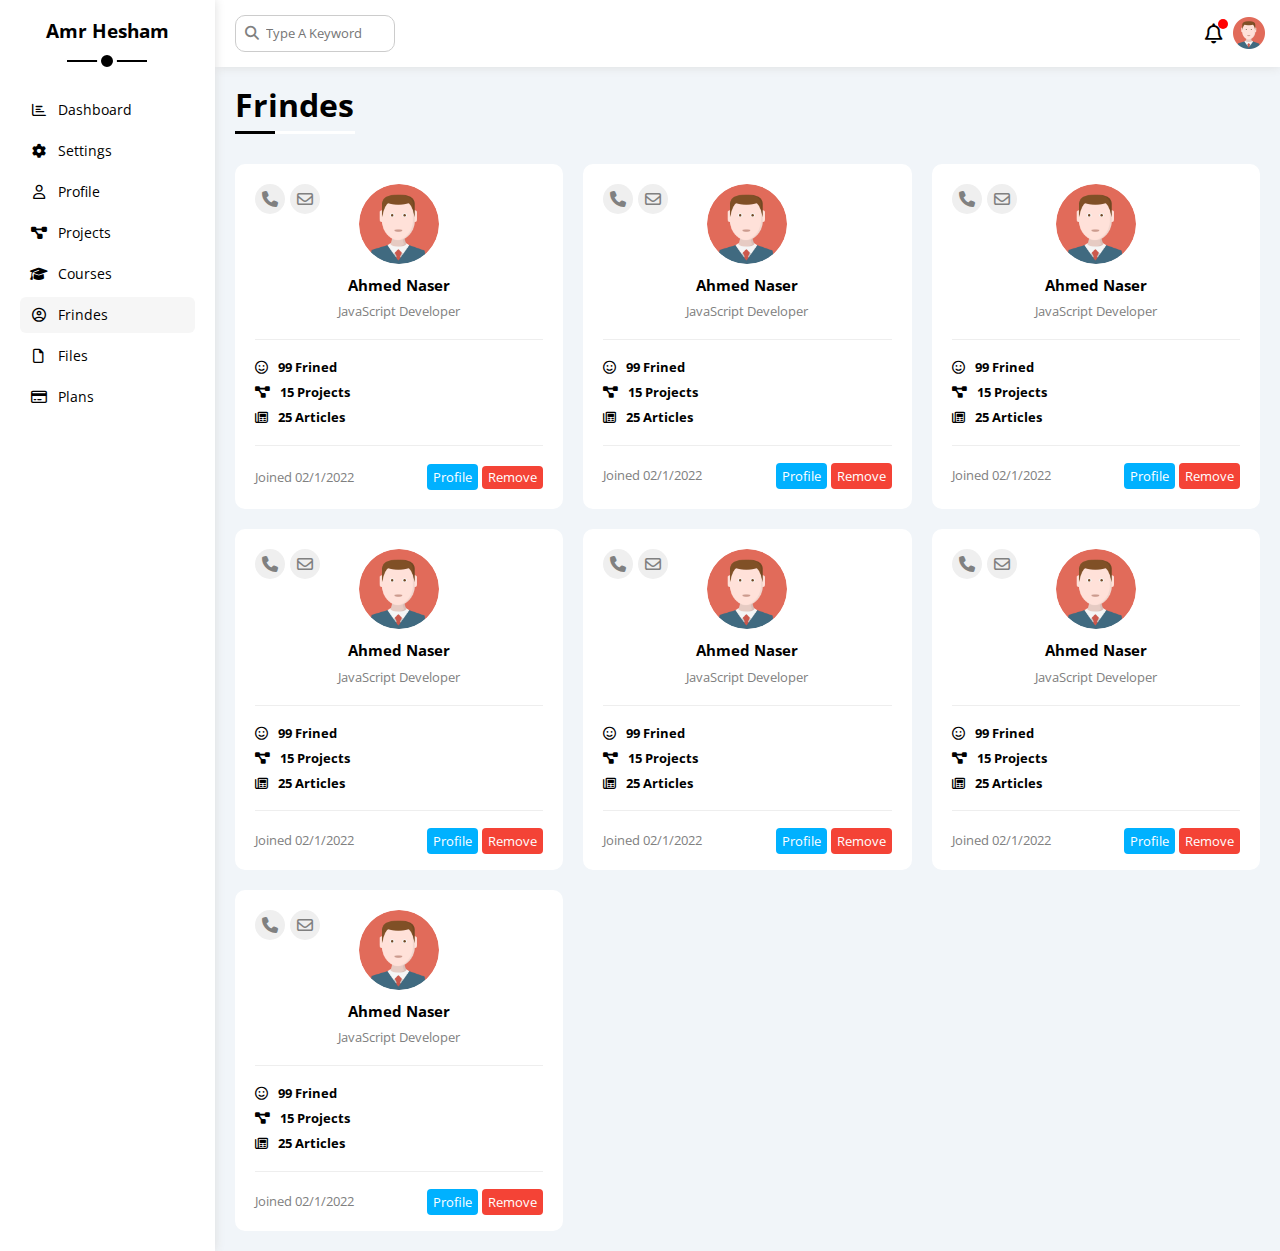
<file: frindes.html>
<!DOCTYPE html>
<html lang="en">
  <head>
    <meta charset="UTF-8" />
    <meta http-equiv="X-UA-Compatible" content="IE=edge" />
    <meta name="viewport" content="width=device-width, initial-scale=1.0" />
    <title>Dashboard - Frindes</title>
    <link rel="stylesheet" href="css/normalize.css" />
    <link rel="stylesheet" href="css/all.min.css" />
    <link rel="stylesheet" href="css/myFrameWork.css" />
    <link rel="stylesheet" href="css/main.css" />
    <link rel="stylesheet" href="css/profile.css" />
    <link rel="stylesheet" href="css/projects.css" />
    <link rel="stylesheet" href="css/courses.css" />
    <link rel="stylesheet" href="css/frindes.css" />
    <link rel="preconnect" href="https://fonts.googleapis.com" />
    <link rel="preconnect" href="https://fonts.gstatic.com" crossorigin />
    <link
      href="https://fonts.googleapis.com/css2?family=Open+Sans:wght@300;400;500&display=swap"
      rel="stylesheet"
    />
  </head>
  <body>
    <div class="page d-flex">
      <div class="sidebar bg-white pad-20 pos-relative">
        <h3 class="pos-relative txt-center">Amr Hesham</h3>
        <ul>
          <li>
            <a
              class="d-flex align-center font-s14 color-black pad-10 rad-6"
              href="index.html"
            >
              <i class="fa-regular fa-chart-bar fa-fw"></i>
              <span class="hide-mobile">Dashboard</span>
            </a>
          </li>
          <li>
            <a
              class="d-flex align-center font-s14 color-black pad-10 rad-6"
              href="setting.html"
            >
              <i class="fa-solid fa-gear fa-fw"></i>
              <span class="hide-mobile">Settings</span>
            </a>
          </li>
          <li>
            <a
              class="d-flex align-center font-s14 color-black pad-10 rad-6"
              href="profile.html"
            >
              <i class="fa-regular fa-user fa-fw"></i>
              <span class="hide-mobile">Profile</span>
            </a>
          </li>
          <li>
            <a
              class="d-flex align-center font-s14 color-black pad-10 rad-6"
              href="projects.html"
            >
              <i class="fa-solid fa-diagram-project fa-fw"></i>
              <span class="hide-mobile">Projects</span>
            </a>
          </li>
          <li>
            <a
              class="d-flex align-center font-s14 color-black pad-10 rad-6"
              href="courses.html"
            >
              <i class="fa-solid fa-graduation-cap fa-fw"></i>
              <span class="hide-mobile">Courses</span>
            </a>
          </li>
          <li>
            <a
              class="active d-flex align-center font-s14 color-black pad-10 rad-6"
              href="frindes.html"
            >
              <i class="fa-regular fa-circle-user fa-fw"></i>
              <span class="hide-mobile">Frindes</span>
            </a>
          </li>
          <li>
            <a
              class="d-flex align-center font-s14 color-black pad-10 rad-6"
              href="files.html"
            >
              <i class="fa-regular fa-file fa-fw"></i>
              <span class="hide-mobile">Files</span>
            </a>
          </li>
          <li>
            <a
              class="d-flex align-center font-s14 color-black pad-10 rad-6"
              href="plans.html"
            >
              <i class="fa-regular fa-credit-card fa-fw"></i>
              <span class="hide-mobile">Plans</span>
            </a>
          </li>
        </ul>
      </div>
      <div class="content width-full">
        <!-- STart Head -->
        <div class="head bg-white pad-15 between-flex">
          <div class="search pos-relative">
            <input type="search" placeholder="Type A Keyword" class="pad-10" />
          </div>
          <div class="items d-flex align-center">
            <span class="pos-relative notification">
              <i class="fa-regular fa-bell fa-lg"></i>
            </span>
            <img src="imgs/avatar.png" alt="Avatar Photo" />
          </div>
        </div>
        <!-- End Head -->
        <h1 class="pos-relative">Frindes</h1>
        <div class="wraper d-grid gap-20">
          <div class="box-frined bg-white rad-10 pad-20">
            <div class="top-info txt-c">
              <img src="imgs/avatar.png" alt="" />
              <h3 class="name font-s15 mar-top10">Ahmed Naser</h3>
              <p class="pos c-gray font-s13 mar-top10">JavaScript Developer</p>
              <a href="#"><i class="fa-solid fa-phone"></i></a>
              <a href="#"><i class="fa-regular fa-envelope"></i></a>
            </div>
            <div class="stats">
              <span class="d-block font-bold font-s13"
                ><i class="fa-regular fa-face-smile"></i>99 Frined</span
              >
              <span class="d-block font-bold font-s13"
                ><i class="fa-solid fa-diagram-project"></i>15 Projects</span
              >
              <span class="d-block font-bold font-s13"
                ><i class="fa-regular fa-newspaper"></i>25 Articles</span
              >
            </div>
            <div class="func d-flex align-center space-between mar-top20">
              <p class="c-gray font-s13">Joined 02/1/2022</p>
              <div class="buttons">
                <a href="#" class="bg-blue">Profile</a>
                <button id="remove" class="bg-red">Remove</button>
              </div>
            </div>
          </div>
          <div class="box-frined bg-white rad-10 pad-20">
            <div class="top-info txt-c">
              <img src="imgs/avatar.png" alt="" />
              <h3 class="name font-s15 mar-top10">Ahmed Naser</h3>
              <p class="pos c-gray font-s13 mar-top10">JavaScript Developer</p>
              <a href="#"><i class="fa-solid fa-phone"></i></a>
              <a href="#"><i class="fa-regular fa-envelope"></i></a>
            </div>
            <div class="stats">
              <span class="d-block font-bold font-s13"
                ><i class="fa-regular fa-face-smile"></i>99 Frined</span
              >
              <span class="d-block font-bold font-s13"
                ><i class="fa-solid fa-diagram-project"></i>15 Projects</span
              >
              <span class="d-block font-bold font-s13"
                ><i class="fa-regular fa-newspaper"></i>25 Articles</span
              >
            </div>
            <div class="func d-flex align-center space-between mar-top20">
              <p class="c-gray font-s13">Joined 02/1/2022</p>
              <div class="buttons">
                <a href="#" class="bg-blue">Profile</a>
                <a href="#" class="bg-red">Remove</a>
              </div>
            </div>
          </div>
          <div class="box-frined bg-white rad-10 pad-20">
            <div class="top-info txt-c">
              <img src="imgs/avatar.png" alt="" />
              <h3 class="name font-s15 mar-top10">Ahmed Naser</h3>
              <p class="pos c-gray font-s13 mar-top10">JavaScript Developer</p>
              <a href="#"><i class="fa-solid fa-phone"></i></a>
              <a href="#"><i class="fa-regular fa-envelope"></i></a>
            </div>
            <div class="stats">
              <span class="d-block font-bold font-s13"
                ><i class="fa-regular fa-face-smile"></i>99 Frined</span
              >
              <span class="d-block font-bold font-s13"
                ><i class="fa-solid fa-diagram-project"></i>15 Projects</span
              >
              <span class="d-block font-bold font-s13"
                ><i class="fa-regular fa-newspaper"></i>25 Articles</span
              >
            </div>
            <div class="func d-flex align-center space-between mar-top20">
              <p class="c-gray font-s13">Joined 02/1/2022</p>
              <div class="buttons">
                <a href="#" class="bg-blue">Profile</a>
                <a href="#" class="bg-red">Remove</a>
              </div>
            </div>
          </div>
          <div class="box-frined bg-white rad-10 pad-20">
            <div class="top-info txt-c">
              <img src="imgs/avatar.png" alt="" />
              <h3 class="name font-s15 mar-top10">Ahmed Naser</h3>
              <p class="pos c-gray font-s13 mar-top10">JavaScript Developer</p>
              <a href="#"><i class="fa-solid fa-phone"></i></a>
              <a href="#"><i class="fa-regular fa-envelope"></i></a>
            </div>
            <div class="stats">
              <span class="d-block font-bold font-s13"
                ><i class="fa-regular fa-face-smile"></i>99 Frined</span
              >
              <span class="d-block font-bold font-s13"
                ><i class="fa-solid fa-diagram-project"></i>15 Projects</span
              >
              <span class="d-block font-bold font-s13"
                ><i class="fa-regular fa-newspaper"></i>25 Articles</span
              >
            </div>
            <div class="func d-flex align-center space-between mar-top20">
              <p class="c-gray font-s13">Joined 02/1/2022</p>
              <div class="buttons">
                <a href="#" class="bg-blue">Profile</a>
                <a href="#" class="bg-red">Remove</a>
              </div>
            </div>
          </div>
          <div class="box-frined bg-white rad-10 pad-20">
            <div class="top-info txt-c">
              <img src="imgs/avatar.png" alt="" />
              <h3 class="name font-s15 mar-top10">Ahmed Naser</h3>
              <p class="pos c-gray font-s13 mar-top10">JavaScript Developer</p>
              <a href="#"><i class="fa-solid fa-phone"></i></a>
              <a href="#"><i class="fa-regular fa-envelope"></i></a>
            </div>
            <div class="stats">
              <span class="d-block font-bold font-s13"
                ><i class="fa-regular fa-face-smile"></i>99 Frined</span
              >
              <span class="d-block font-bold font-s13"
                ><i class="fa-solid fa-diagram-project"></i>15 Projects</span
              >
              <span class="d-block font-bold font-s13"
                ><i class="fa-regular fa-newspaper"></i>25 Articles</span
              >
            </div>
            <div class="func d-flex align-center space-between mar-top20">
              <p class="c-gray font-s13">Joined 02/1/2022</p>
              <div class="buttons">
                <a href="#" class="bg-blue">Profile</a>
                <a href="#" class="bg-red">Remove</a>
              </div>
            </div>
          </div>
          <div class="box-frined bg-white rad-10 pad-20">
            <div class="top-info txt-c">
              <img src="imgs/avatar.png" alt="" />
              <h3 class="name font-s15 mar-top10">Ahmed Naser</h3>
              <p class="pos c-gray font-s13 mar-top10">JavaScript Developer</p>
              <a href="#"><i class="fa-solid fa-phone"></i></a>
              <a href="#"><i class="fa-regular fa-envelope"></i></a>
            </div>
            <div class="stats">
              <span class="d-block font-bold font-s13"
                ><i class="fa-regular fa-face-smile"></i>99 Frined</span
              >
              <span class="d-block font-bold font-s13"
                ><i class="fa-solid fa-diagram-project"></i>15 Projects</span
              >
              <span class="d-block font-bold font-s13"
                ><i class="fa-regular fa-newspaper"></i>25 Articles</span
              >
            </div>
            <div class="func d-flex align-center space-between mar-top20">
              <p class="c-gray font-s13">Joined 02/1/2022</p>
              <div class="buttons">
                <a href="#" class="bg-blue">Profile</a>
                <a href="#" class="bg-red">Remove</a>
              </div>
            </div>
          </div>
          <div class="box-frined bg-white rad-10 pad-20">
            <div class="top-info txt-c">
              <img src="imgs/avatar.png" alt="" />
              <h3 class="name font-s15 mar-top10">Ahmed Naser</h3>
              <p class="pos c-gray font-s13 mar-top10">JavaScript Developer</p>
              <a href="#"><i class="fa-solid fa-phone"></i></a>
              <a href="#"><i class="fa-regular fa-envelope"></i></a>
            </div>
            <div class="stats">
              <span class="d-block font-bold font-s13"
                ><i class="fa-regular fa-face-smile"></i>99 Frined</span
              >
              <span class="d-block font-bold font-s13"
                ><i class="fa-solid fa-diagram-project"></i>15 Projects</span
              >
              <span class="d-block font-bold font-s13"
                ><i class="fa-regular fa-newspaper"></i>25 Articles</span
              >
            </div>
            <div class="func d-flex align-center space-between mar-top20">
              <p class="c-gray font-s13">Joined 02/1/2022</p>
              <div class="buttons">
                <a href="#" class="bg-blue">Profile</a>
                <a href="#" class="bg-red">Remove</a>
              </div>
            </div>
          </div>
        </div>
      </div>
    </div>
    
  </body>
</html>
</file>
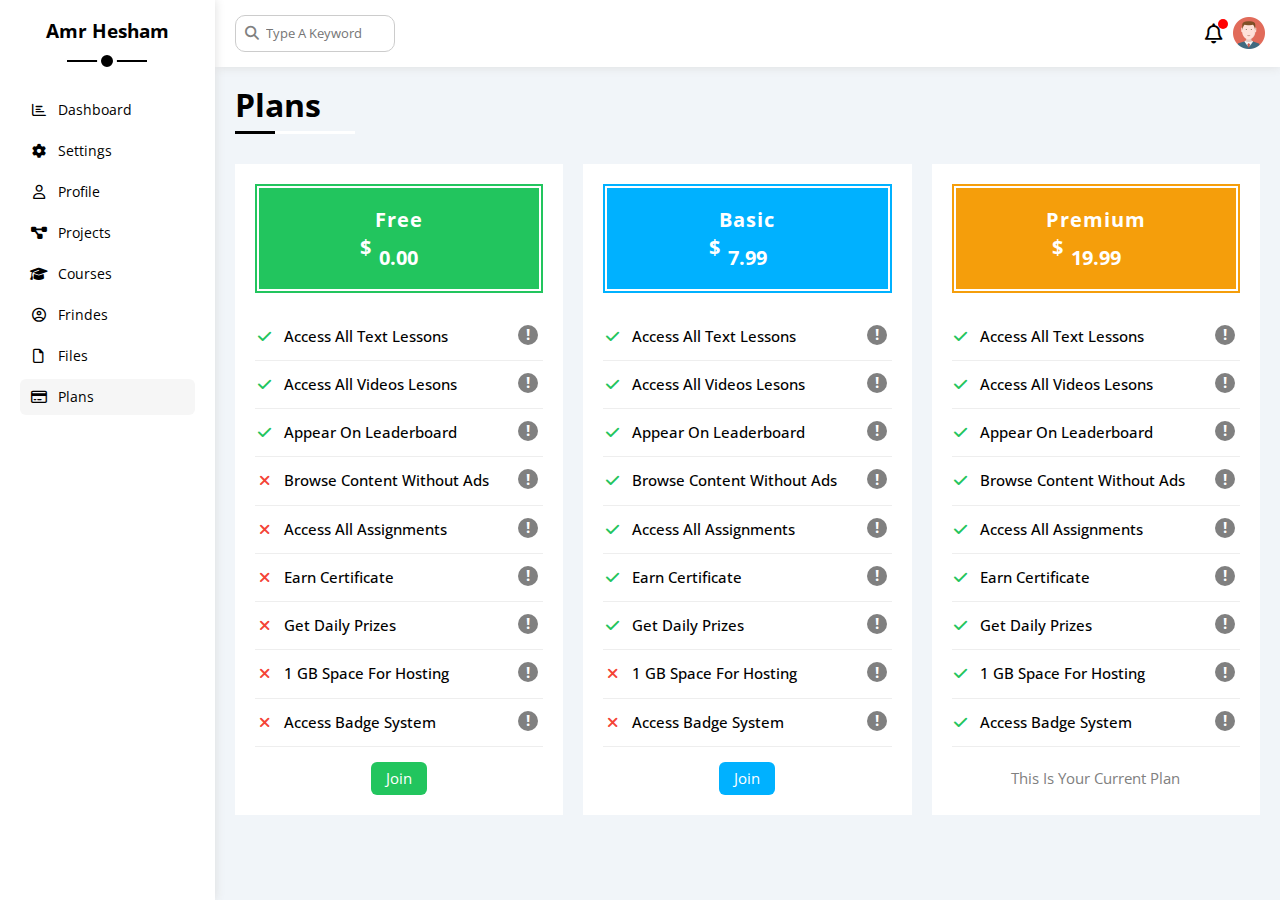
<file: plans.html>
<!DOCTYPE html>
<html lang="en">
  <head>
    <meta charset="UTF-8" />
    <meta http-equiv="X-UA-Compatible" content="IE=edge" />
    <meta name="viewport" content="width=device-width, initial-scale=1.0" />
    <title>Dashboard - Plans</title>
    <link rel="stylesheet" href="css/normalize.css" />
    <link rel="stylesheet" href="css/all.min.css" />
    <link rel="stylesheet" href="css/myFrameWork.css" />
    <link rel="stylesheet" href="css/main.css" />
    <link rel="stylesheet" href="css/profile.css" />
    <link rel="stylesheet" href="css/projects.css" />
    <link rel="stylesheet" href="css/courses.css" />
    <link rel="stylesheet" href="css/frindes.css" />
    <link rel="stylesheet" href="css/files.css" />
    <link rel="stylesheet" href="css/plans.css" />
    <link rel="preconnect" href="https://fonts.googleapis.com" />
    <link rel="preconnect" href="https://fonts.gstatic.com" crossorigin />
    <link
      href="https://fonts.googleapis.com/css2?family=Open+Sans:wght@300;400;500&display=swap"
      rel="stylesheet"
    />
  </head>
  <body>
    <div class="page d-flex">
      <div class="sidebar bg-white pad-20 pos-relative">
        <h3 class="pos-relative txt-center">Amr Hesham</h3>
        <ul>
          <li>
            <a
              class="d-flex align-center font-s14 color-black pad-10 rad-6"
              href="index.html"
            >
              <i class="fa-regular fa-chart-bar fa-fw"></i>
              <span class="hide-mobile">Dashboard</span>
            </a>
          </li>
          <li>
            <a
              class="d-flex align-center font-s14 color-black pad-10 rad-6"
              href="setting.html"
            >
              <i class="fa-solid fa-gear fa-fw"></i>
              <span class="hide-mobile">Settings</span>
            </a>
          </li>
          <li>
            <a
              class="d-flex align-center font-s14 color-black pad-10 rad-6"
              href="profile.html"
            >
              <i class="fa-regular fa-user fa-fw"></i>
              <span class="hide-mobile">Profile</span>
            </a>
          </li>
          <li>
            <a
              class="d-flex align-center font-s14 color-black pad-10 rad-6"
              href="projects.html"
            >
              <i class="fa-solid fa-diagram-project fa-fw"></i>
              <span class="hide-mobile">Projects</span>
            </a>
          </li>
          <li>
            <a
              class="d-flex align-center font-s14 color-black pad-10 rad-6"
              href="courses.html"
            >
              <i class="fa-solid fa-graduation-cap fa-fw"></i>
              <span class="hide-mobile">Courses</span>
            </a>
          </li>
          <li>
            <a
              class="d-flex align-center font-s14 color-black pad-10 rad-6"
              href="frindes.html"
            >
              <i class="fa-regular fa-circle-user fa-fw"></i>
              <span class="hide-mobile">Frindes</span>
            </a>
          </li>
          <li>
            <a
              class="d-flex align-center font-s14 color-black pad-10 rad-6"
              href="files.html"
            >
              <i class="fa-regular fa-file fa-fw"></i>
              <span class="hide-mobile">Files</span>
            </a>
          </li>
          <li>
            <a
              class="active d-flex align-center font-s14 color-black pad-10 rad-6"
              href="plans.html"
            >
              <i class="fa-regular fa-credit-card fa-fw"></i>
              <span class="hide-mobile">Plans</span>
            </a>
          </li>
        </ul>
      </div>
      <div class="content width-full">
        <!-- STart Head -->
        <div class="head bg-white pad-15 between-flex">
          <div class="search pos-relative">
            <input type="search" placeholder="Type A Keyword" class="pad-10" />
          </div>
          <div class="items d-flex align-center">
            <span class="pos-relative notification">
              <i class="fa-regular fa-bell fa-lg"></i>
            </span>
            <img src="imgs/avatar.png" alt="Avatar Photo" />
          </div>
        </div>
        <!-- End Head -->
        <h1 class="pos-relative">Plans</h1>
        <div class="plans-page mar-20">
          <div class="plan-box bg-white pad-20">
            <div class="green-plan mar-bot20">
              <div class="inside-green bg-green pad-20">
                <h2 class="plan-title txt-c font-bold">Free</h2>
                <span class="price txt-c font-bold mar-top15">0.00</span>
              </div>
            </div>
            <ul class="benfits">
              <li>
                <i class="fa-solid fa-check fa-fw correct"></i>Access All Text
                Lessons
              </li>
              <li>
                <i class="fa-solid fa-check fa-fw correct"></i>Access All Videos
                Lesons
              </li>
              <li>
                <i class="fa-solid fa-check fa-fw correct"></i>Appear On
                Leaderboard
              </li>
              <li>
                <i class="fa-solid fa-xmark fa-fw wrong"></i>Browse Content
                Without Ads
              </li>
              <li>
                <i class="fa-solid fa-xmark fa-fw wrong"></i>Access All
                Assignments
              </li>
              <li>
                <i class="fa-solid fa-xmark fa-fw wrong"></i>Earn Certificate
              </li>
              <li>
                <i class="fa-solid fa-xmark fa-fw wrong"></i>Get Daily Prizes
              </li>
              <li>
                <i class="fa-solid fa-xmark fa-fw wrong"></i>1 GB Space For
                Hosting
              </li>
              <li>
                <i class="fa-solid fa-xmark fa-fw wrong"></i>Access Badge System
              </li>
            </ul>
            <a href="#" class="c-white bg-green rad-6">Join</a>
          </div>
          <div class="plan-box bg-white pad-20">
            <div class="blue-plan mar-bot20">
              <div class="inside-blue bg-blue pad-20">
                <h2 class="plan-title txt-c font-bold">Basic</h2>
                <span class="price txt-c font-bold mar-top15">7.99</span>
              </div>
            </div>
            <ul class="benfits">
              <li>
                <i class="fa-solid fa-check fa-fw correct"></i>Access All Text
                Lessons
              </li>
              <li>
                <i class="fa-solid fa-check fa-fw correct"></i>Access All Videos
                Lesons
              </li>
              <li>
                <i class="fa-solid fa-check fa-fw correct"></i>Appear On
                Leaderboard
              </li>
              <li>
                <i class="fa-solid fa-check fa-fw correct"></i>Browse Content
                Without Ads
              </li>
              <li>
                <i class="fa-solid fa-check fa-fw correct"></i>Access All
                Assignments
              </li>
              <li>
                <i class="fa-solid fa-check fa-fw correct"></i>Earn Certificate
              </li>
              <li>
                <i class="fa-solid fa-check fa-fw correct"></i>Get Daily Prizes
              </li>
              <li>
                <i class="fa-solid fa-xmark fa-fw wrong"></i>1 GB Space For
                Hosting
              </li>
              <li>
                <i class="fa-solid fa-xmark fa-fw wrong"></i>Access Badge System
              </li>
            </ul>
            <a href="#" class="c-white bg-blue rad-6">Join</a>
          </div>
          <div class="plan-box bg-white pad-20">
            <div class="orange-plan mar-bot20">
              <div class="inside-orange bg-orange pad-20">
                <h2 class="plan-title txt-c font-bold">Premium</h2>
                <span class="price txt-c font-bold mar-top15">19.99</span>
              </div>
            </div>
            <ul class="benfits">
              <li>
                <i class="fa-solid fa-check fa-fw correct"></i>Access All Text
                Lessons
              </li>
              <li>
                <i class="fa-solid fa-check fa-fw correct"></i>Access All Videos
                Lesons
              </li>
              <li>
                <i class="fa-solid fa-check fa-fw correct"></i>Appear On
                Leaderboard
              </li>
              <li>
                <i class="fa-solid fa-check fa-fw correct"></i>Browse Content
                Without Ads
              </li>
              <li>
                <i class="fa-solid fa-check fa-fw correct"></i>Access All
                Assignments
              </li>
              <li>
                <i class="fa-solid fa-check fa-fw correct"></i>Earn Certificate
              </li>
              <li>
                <i class="fa-solid fa-check fa-fw correct"></i>Get Daily Prizes
              </li>
              <li>
                <i class="fa-solid fa-check fa-fw correct"></i>1 GB Space For
                Hosting
              </li>
              <li>
                <i class="fa-solid fa-check fa-fw correct"></i>Access Badge
                System
              </li>
            </ul>
            <a href="#" class="c-gray rad-6">This Is Your Current Plan</a>
          </div>
        </div>
      </div>
    </div>
  </body>
</html>
</file>
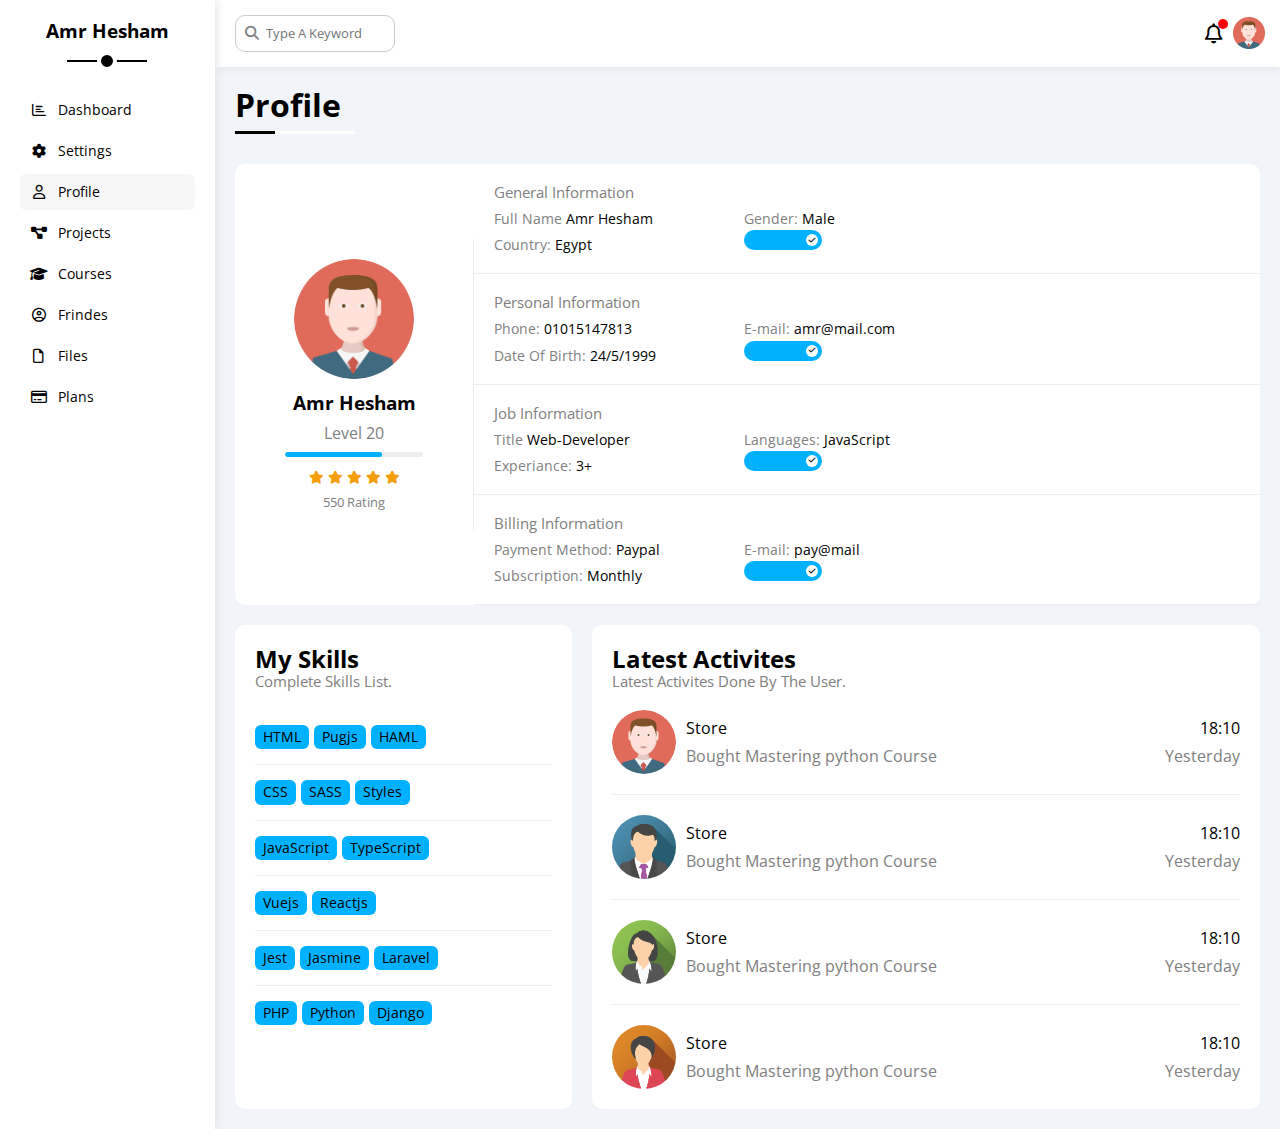
<file: profile.html>
<!DOCTYPE html>
<html lang="en">
  <head>
    <meta charset="UTF-8" />
    <meta http-equiv="X-UA-Compatible" content="IE=edge" />
    <meta name="viewport" content="width=device-width, initial-scale=1.0" />
    <title>Dashboard - Profile</title>
    <link rel="stylesheet" href="css/normalize.css" />
    <link rel="stylesheet" href="css/all.min.css" />
    <link rel="stylesheet" href="css/myFrameWork.css" />
    <link rel="stylesheet" href="css/main.css" />
    <link rel="stylesheet" href="css/profile.css">
    <link rel="preconnect" href="https://fonts.googleapis.com" />
    <link rel="preconnect" href="https://fonts.gstatic.com" crossorigin />
    <link
      href="https://fonts.googleapis.com/css2?family=Open+Sans:wght@300;400;500&display=swap"
      rel="stylesheet"
    />
  </head>
  <body>
    <div class="page d-flex">
      <div class="sidebar bg-white pad-20 pos-relative">
        <h3 class="pos-relative txt-center">Amr Hesham</h3>
        <ul>
          <li>
            <a
              class="d-flex align-center font-s14 color-black pad-10 rad-6"
              href="index.html"
            >
              <i class="fa-regular fa-chart-bar fa-fw"></i>
              <span class="hide-mobile">Dashboard</span>
            </a>
          </li>
          <li>
            <a
              class="d-flex align-center font-s14 color-black pad-10 rad-6"
              href="setting.html"
            >
              <i class="fa-solid fa-gear fa-fw"></i>
              <span class="hide-mobile">Settings</span>
            </a>
          </li>
          <li>
            <a
              class="active d-flex align-center font-s14 color-black pad-10 rad-6"
              href="profile.html"
            >
              <i class="fa-regular fa-user fa-fw"></i>
              <span class="hide-mobile">Profile</span>
            </a>
          </li>
          <li>
            <a
              class="d-flex align-center font-s14 color-black pad-10 rad-6"
              href="projects.html"
            >
              <i class="fa-solid fa-diagram-project fa-fw"></i>
              <span class="hide-mobile">Projects</span>
            </a>
          </li>
          <li>
            <a
              class="d-flex align-center font-s14 color-black pad-10 rad-6"
              href="courses.html"
            >
              <i class="fa-solid fa-graduation-cap fa-fw"></i>
              <span class="hide-mobile">Courses</span>
            </a>
          </li>
          <li>
            <a
              class="d-flex align-center font-s14 color-black pad-10 rad-6"
              href="frindes.html"
            >
              <i class="fa-regular fa-circle-user fa-fw"></i>
              <span class="hide-mobile">Frindes</span>
            </a>
          </li>
          <li>
            <a
              class="d-flex align-center font-s14 color-black pad-10 rad-6"
              href="files.html"
            >
              <i class="fa-regular fa-file fa-fw"></i>
              <span class="hide-mobile">Files</span>
            </a>
          </li>
          <li>
            <a
              class="d-flex align-center font-s14 color-black pad-10 rad-6"
              href="plans.html"
            >
              <i class="fa-regular fa-credit-card fa-fw"></i>
              <span class="hide-mobile">Plans</span>
            </a>
          </li>
        </ul>
      </div>
      <div class="content width-full">
        <!-- STart Head -->
        <div class="head bg-white pad-15 between-flex">
          <div class="search pos-relative">
            <input type="search" placeholder="Type A Keyword" class="pad-10" />
          </div>
          <div class="items d-flex align-center">
            <span class="pos-relative notification">
              <i class="fa-regular fa-bell fa-lg"></i>
            </span>
            <img src="imgs/avatar.png" alt="Avatar Photo" />
          </div>
        </div>
        <!-- End Head -->
        <h1 class="pos-relative">Profile</h1>
        <div class="profile-page mar-20">
          <!-- Start Overview Section -->
          <div class="overview bg-white rad-10 d-flex align-center">
            <div class="avatar-box txt-c pad-20">
              <img src="imgs/avatar.png" alt="" class="rad-half mar-bot10">
              <h3>Amr Hesham</h3>
              <p class="c-gray mar-top10 mar-bot10">Level 20</p>
              <div class="level rad-6 bg-eee pos-relative">
                <span style="width: 70%;" class="bg-blue rad-6"></span>
              </div>
              <div class="rating mar-top10 mar-bot10">
                <i class="fa-solid fa-star c-orange font-s13"></i>
                <i class="fa-solid fa-star c-orange font-s13"></i>
                <i class="fa-solid fa-star c-orange font-s13"></i>
                <i class="fa-solid fa-star c-orange font-s13"></i>
                <i class="fa-solid fa-star c-orange font-s13"></i>
              </div>
              <p class="c-gray font-s13">550 Rating</p>
            </div>
            <div class="info-box width-full txt-center-mobile">
              <div class="row pad-20 d-flex align-center">
                <h4 class="c-gray font-s15 width-full">General Information</h4>
                <div class="font-s14">
                  <span class="c-gray">Full Name</span>
                  <span>Amr Hesham</span>
                </div>
                <div class="font-s14">
                  <span class="c-gray">Gender: </span>
                  <span>Male</span>
                </div>
                <div class="font-s14">
                  <span class="c-gray">Country: </span>
                  <span>Egypt</span>
                </div>
                  <label>
                    <input type="checkbox" class="toggle-box" checked />
                    <div class="toggle-switch"></div>
                  </label>
              </div>
              <div class="row pad-20 d-flex align-center">
                <h4 class="c-gray font-s15 width-full">Personal Information</h4>
                <div class="font-s14">
                  <span class="c-gray">Phone: </span>
                  <span>01015147813</span>
                </div>
                <div class="font-s14">
                  <span class="c-gray">E-mail: </span>
                  <span>amr@mail.com</span>
                </div>
                <div class="font-s14">
                  <span class="c-gray">Date Of Birth: </span>
                  <span>24/5/1999</span>
                </div>
                  <label>
                    <input type="checkbox" class="toggle-box" checked />
                    <div class="toggle-switch"></div>
                  </label>
              </div>
              <div class="row pad-20 d-flex align-center">
                <h4 class="c-gray font-s15 width-full">Job Information</h4>
                <div class="font-s14">
                  <span class="c-gray">Title</span>
                  <span>Web-Developer</span>
                </div>
                <div class="font-s14">
                  <span class="c-gray">Languages: </span>
                  <span>JavaScript</span>
                </div>
                <div class="font-s14">
                  <span class="c-gray">Experiance: </span>
                  <span>3+</span>
                </div>
                  <label>
                    <input type="checkbox" class="toggle-box" checked />
                    <div class="toggle-switch"></div>
                  </label>
              </div>
              <div class="row pad-20 d-flex align-center">
                <h4 class="c-gray font-s15 width-full">Billing Information</h4>
                <div class="font-s14">
                  <span class="c-gray">Payment Method:</span>
                  <span>Paypal</span>
                </div>
                <div class="font-s14">
                  <span class="c-gray">E-mail: </span>
                  <span>pay@mail</span>
                </div>
                <div class="font-s14">
                  <span class="c-gray">Subscription: </span>
                  <span>Monthly</span>
                </div>
                  <label>
                    <input type="checkbox" class="toggle-box" checked />
                    <div class="toggle-switch"></div>
                  </label>
              </div>
            </div>
          </div>
          <!-- End Overview Section -->
          <!-- Start Other Data -->
          <div class="other-data d-flex gap-20">
            <div class="skills-card pad-20 bg-white rad-10 mar-top20">
              <h2 class="mar-bot-10">My Skills</h2>
              <p class="c-gray font-s15 mar-bot20">Complete Skills List.</p>
              <ul class="txt-center-mobile">
                <li><span class="bg-blue">HTML</span><span class="bg-blue">Pugjs</span><span class="bg-blue">HAML</span></li>
                <li><span class="bg-blue">CSS</span><span class="bg-blue">SASS</span><span class="bg-blue">Styles</span></li>
                <li><span class="bg-blue">JavaScript</span><span class="bg-blue">TypeScript</span></li>
                <li><span class="bg-blue">Vuejs</span><span class="bg-blue">Reactjs</span></li>
                <li><span class="bg-blue">Jest</span><span class="bg-blue">Jasmine</span><span class="bg-blue">Laravel</span></li>
                <li><span class="bg-blue">PHP</span><span class="bg-blue">Python</span><span class="bg-blue">Django</span></li>

              </ul>
            </div>
            <div class="activites pad-20 bg-white rad-10 mar-top20">
              <h2 class="mar-bot-10">Latest Activites</h2>
              <p class="c-gray font-s15 mar-bot20">Latest Activites Done By The User.</p>
              <div class="activity d-flex align-center txt-center-mobile">
                <img src="imgs/avatar.png" alt="" class="rad-half">
                <div class="info">
                  <span class="d-block mar-bot10">Store</span>
                  <span class="c-gray">Bought Mastering python Course</span>
                </div>
                <div class="date">
                  <span class="d-block mar-bot10">18:10</span>
                  <span class="c-gray">Yesterday</span>
                </div>
              </div>
              <div class="activity d-flex align-center txt-center-mobile">
                <img src="imgs/team-01.png" alt="" class="rad-half">
                <div class="info">
                  <span class="d-block mar-bot10">Store</span>
                  <span class="c-gray">Bought Mastering python Course</span>
                </div>
                <div class="date">
                  <span class="d-block mar-bot10">18:10</span>
                  <span class="c-gray">Yesterday</span>
                </div>
              </div>
              <div class="activity d-flex align-center txt-center-mobile">
                <img src="imgs/team-02.png" alt="" class="rad-half">
                <div class="info">
                  <span class="d-block mar-bot10">Store</span>
                  <span class="c-gray">Bought Mastering python Course</span>
                </div>
                <div class="date">
                  <span class="d-block mar-bot10">18:10</span>
                  <span class="c-gray">Yesterday</span>
                </div>
              </div>
              <div class="activity d-flex align-center txt-center-mobile">
                <img src="imgs/team-04.png" alt="" class="rad-half">
                <div class="info">
                  <span class="d-block mar-bot10">Store</span>
                  <span class="c-gray">Bought Mastering python Course</span>
                </div>
                <div class="date">
                  <span class="d-block mar-bot10">18:10</span>
                  <span class="c-gray">Yesterday</span>
                </div>
              </div>
            </div>
          </div>
          <!-- End Other Data -->
        </div>
  </body>
</html>
</file>
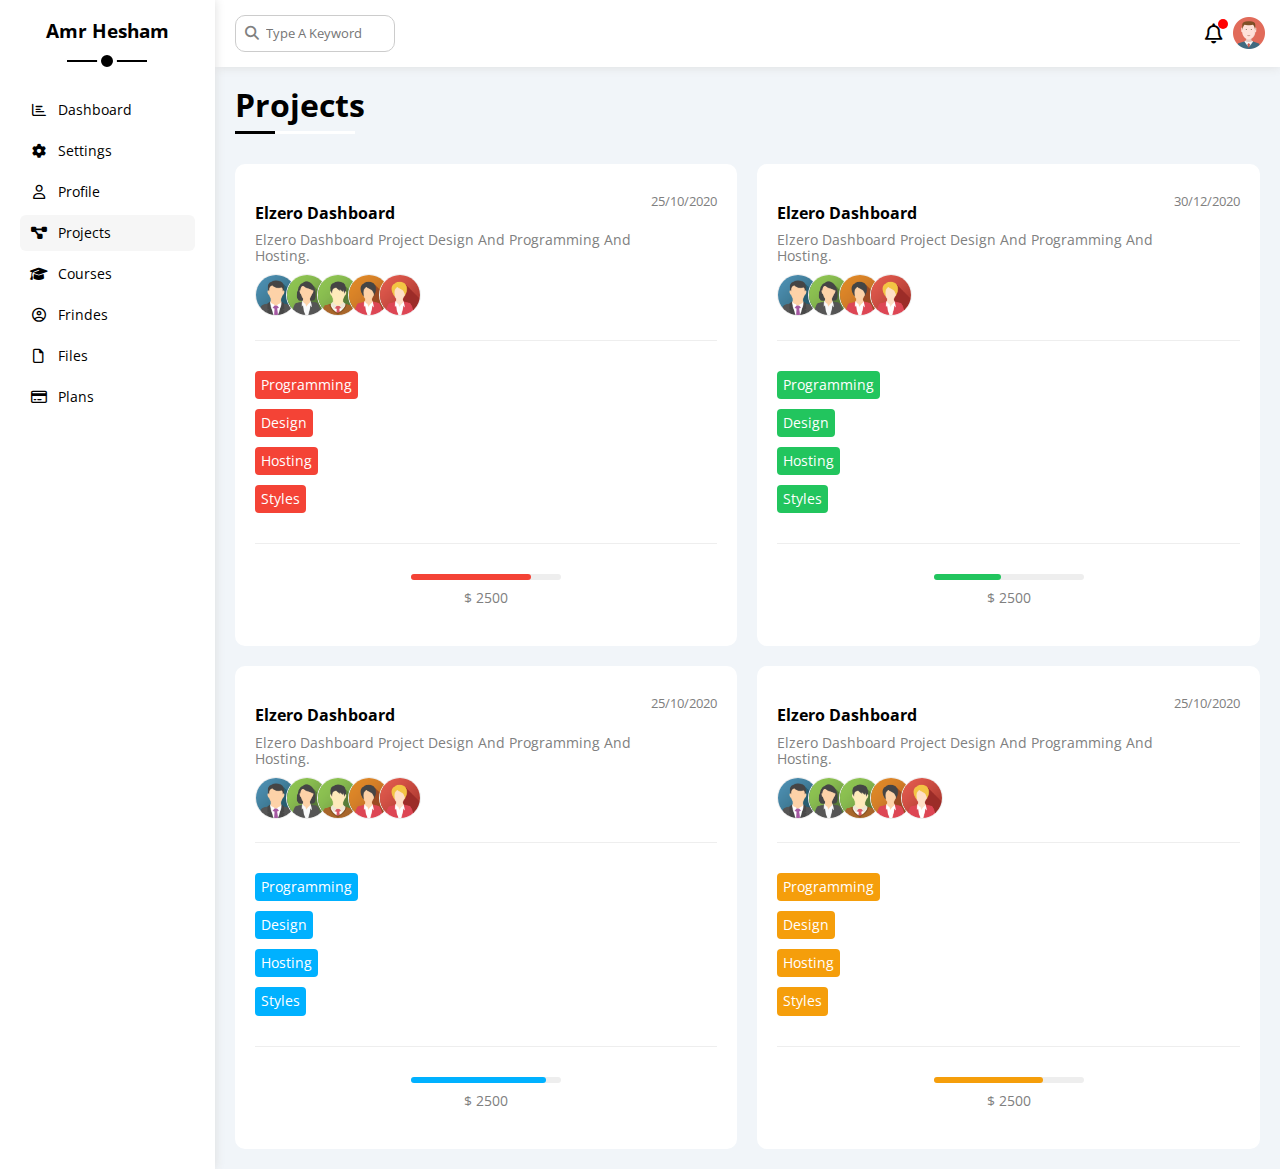
<file: projects.html>
<!DOCTYPE html>
<html lang="en">
  <head>
    <meta charset="UTF-8" />
    <meta http-equiv="X-UA-Compatible" content="IE=edge" />
    <meta name="viewport" content="width=device-width, initial-scale=1.0" />
    <title>Dashboard - Projects</title>
    <link rel="stylesheet" href="css/normalize.css" />
    <link rel="stylesheet" href="css/all.min.css" />
    <link rel="stylesheet" href="css/myFrameWork.css" />
    <link rel="stylesheet" href="css/main.css" />
    <link rel="stylesheet" href="css/profile.css" />
    <link rel="stylesheet" href="css/projects.css" />
    <link rel="preconnect" href="https://fonts.googleapis.com" />
    <link rel="preconnect" href="https://fonts.gstatic.com" crossorigin />
    <link
      href="https://fonts.googleapis.com/css2?family=Open+Sans:wght@300;400;500&display=swap"
      rel="stylesheet"
    />
  </head>
  <body>
    <div class="page d-flex">
      <div class="sidebar bg-white pad-20 pos-relative">
        <h3 class="pos-relative txt-center">Amr Hesham</h3>
        <ul>
          <li>
            <a
              class="d-flex align-center font-s14 color-black pad-10 rad-6"
              href="index.html"
            >
              <i class="fa-regular fa-chart-bar fa-fw"></i>
              <span class="hide-mobile">Dashboard</span>
            </a>
          </li>
          <li>
            <a
              class="d-flex align-center font-s14 color-black pad-10 rad-6"
              href="setting.html"
            >
              <i class="fa-solid fa-gear fa-fw"></i>
              <span class="hide-mobile">Settings</span>
            </a>
          </li>
          <li>
            <a
              class="d-flex align-center font-s14 color-black pad-10 rad-6"
              href="profile.html"
            >
              <i class="fa-regular fa-user fa-fw"></i>
              <span class="hide-mobile">Profile</span>
            </a>
          </li>
          <li>
            <a
              class="active d-flex align-center font-s14 color-black pad-10 rad-6"
              href="projects.html"
            >
              <i class="fa-solid fa-diagram-project fa-fw"></i>
              <span class="hide-mobile">Projects</span>
            </a>
          </li>
          <li>
            <a
              class="d-flex align-center font-s14 color-black pad-10 rad-6"
              href="courses.html"
            >
              <i class="fa-solid fa-graduation-cap fa-fw"></i>
              <span class="hide-mobile">Courses</span>
            </a>
          </li>
          <li>
            <a
              class="d-flex align-center font-s14 color-black pad-10 rad-6"
              href="frindes.html"
            >
              <i class="fa-regular fa-circle-user fa-fw"></i>
              <span class="hide-mobile">Frindes</span>
            </a>
          </li>
          <li>
            <a
              class="d-flex align-center font-s14 color-black pad-10 rad-6"
              href="files.html"
            >
              <i class="fa-regular fa-file fa-fw"></i>
              <span class="hide-mobile">Files</span>
            </a>
          </li>
          <li>
            <a
              class="d-flex align-center font-s14 color-black pad-10 rad-6"
              href="plans.html"
            >
              <i class="fa-regular fa-credit-card fa-fw"></i>
              <span class="hide-mobile">Plans</span>
            </a>
          </li>
        </ul>
      </div>
      <div class="content width-full">
        <!-- STart Head -->
        <div class="head bg-white pad-15 between-flex">
          <div class="search pos-relative">
            <input type="search" placeholder="Type A Keyword" class="pad-10" />
          </div>
          <div class="items d-flex align-center">
            <span class="pos-relative notification">
              <i class="fa-regular fa-bell fa-lg"></i>
            </span>
            <img src="imgs/avatar.png" alt="Avatar Photo" />
          </div>
        </div>
        <!-- End Head -->
        <h1 class="pos-relative">Projects</h1>
        <div class="wraper d-grid gap-20">
          <div class="project-box rad-10 bg-white pad-20">
            <div class="top-box">
              <div class="text d-flex space-between">
                <div class="title">
                  <h4 class="mar-bot10">Elzero Dashboard</h4>
                  <p class="c-gray font-s14">
                    Elzero Dashboard Project Design And Programming And Hosting.
                  </p>
                </div>
                <span class="c-gray font-s13 txt-c">25/10/2020</span>
              </div>
              <div class="team">
                <img src="imgs/team-01.png" alt="" class="mar-top10 rad-half" />
                <img src="imgs/team-02.png" alt="" class="mar-top10 rad-half" />
                <img src="imgs/team-03.png" alt="" class="mar-top10 rad-half" />
                <img src="imgs/team-04.png" alt="" class="mar-top10 rad-half" />
                <img src="imgs/team-05.png" alt="" class="mar-top10 rad-half" />
              </div>
            </div>
            <div class="process mar-top10">
              <span class="d-block mar-bot10 bg-red">Programming</span>
              <span class="d-block mar-bot10 bg-red">Design</span>
              <span class="d-block mar-bot10 bg-red">Hosting</span>
              <span class="d-block mar-bot10 bg-red">Styles</span>
            </div>
            <div class="progress-box mar-top10">
              <div class="progress red"></div>
              <p class="c-gray font-s14 mar-top10">$ 2500</p>
            </div>
          </div>
          <div class="project-box rad-10 bg-white pad-20">
            <div class="top-box">
              <div class="text d-flex space-between">
                <div class="title">
                  <h4 class="mar-bot10">Elzero Dashboard</h4>
                  <p class="c-gray font-s14">
                    Elzero Dashboard Project Design And Programming And Hosting.
                  </p>
                </div>
                <span class="c-gray font-s13 txt-c">30/12/2020</span>
              </div>
              <div class="team">
                <img src="imgs/team-01.png" alt="" class="mar-top10 rad-half" />
                <img src="imgs/team-02.png" alt="" class="mar-top10 rad-half" />
                <img src="imgs/team-04.png" alt="" class="mar-top10 rad-half" />
                <img src="imgs/team-05.png" alt="" class="mar-top10 rad-half" />
              </div>
            </div>
            <div class="process mar-top10">
              <span class="d-block mar-bot10 bg-green">Programming</span>
              <span class="d-block mar-bot10 bg-green">Design</span>
              <span class="d-block mar-bot10 bg-green">Hosting</span>
              <span class="d-block mar-bot10 bg-green">Styles</span>
            </div>
            <div class="progress-box mar-top10">
              <div class="progress green"></div>
              <p class="c-gray font-s14 mar-top10">$ 2500</p>
            </div>
          </div>
          <div class="project-box rad-10 bg-white pad-20">
            <div class="top-box">
              <div class="text d-flex space-between">
                <div class="title">
                  <h4 class="mar-bot10">Elzero Dashboard</h4>
                  <p class="c-gray font-s14">
                    Elzero Dashboard Project Design And Programming And Hosting.
                  </p>
                </div>
                <span class="c-gray font-s13 txt-c">25/10/2020</span>
              </div>
              <div class="team">
                <img src="imgs/team-01.png" alt="" class="mar-top10 rad-half" />
                <img src="imgs/team-02.png" alt="" class="mar-top10 rad-half" />
                <img src="imgs/team-03.png" alt="" class="mar-top10 rad-half" />
                <img src="imgs/team-04.png" alt="" class="mar-top10 rad-half" />
                <img src="imgs/team-05.png" alt="" class="mar-top10 rad-half" />
              </div>
            </div>
            <div class="process mar-top10">
              <span class="d-block mar-bot10 bg-blue">Programming</span>
              <span class="d-block mar-bot10 bg-blue">Design</span>
              <span class="d-block mar-bot10 bg-blue">Hosting</span>
              <span class="d-block mar-bot10 bg-blue">Styles</span>
            </div>
            <div class="progress-box mar-top10">
              <div class="progress blue"></div>
              <p class="c-gray font-s14 mar-top10">$ 2500</p>
            </div>
          </div>
          <div class="project-box rad-10 bg-white pad-20">
            <div class="top-box">
              <div class="text d-flex space-between">
                <div class="title">
                  <h4 class="mar-bot10">Elzero Dashboard</h4>
                  <p class="c-gray font-s14">
                    Elzero Dashboard Project Design And Programming And Hosting.
                  </p>
                </div>
                <span class="c-gray font-s13 txt-c">25/10/2020</span>
              </div>
              <div class="team">
                <img src="imgs/team-01.png" alt="" class="mar-top10 rad-half" />
                <img src="imgs/team-02.png" alt="" class="mar-top10 rad-half" />
                <img src="imgs/team-03.png" alt="" class="mar-top10 rad-half" />
                <img src="imgs/team-04.png" alt="" class="mar-top10 rad-half" />
                <img src="imgs/team-05.png" alt="" class="mar-top10 rad-half" />
              </div>
            </div>
            <div class="process mar-top10">
              <span class="d-block mar-bot10 bg-orange">Programming</span>
              <span class="d-block mar-bot10 bg-orange">Design</span>
              <span class="d-block mar-bot10 bg-orange">Hosting</span>
              <span class="d-block mar-bot10 bg-orange">Styles</span>
            </div>
            <div class="progress-box mar-top10">
              <div class="progress orange"></div>
              <p class="c-gray font-s14 mar-top10">$ 2500</p>
            </div>
          </div>
        </div>
      </div>
    </div>
  </body>
</html>
</file>
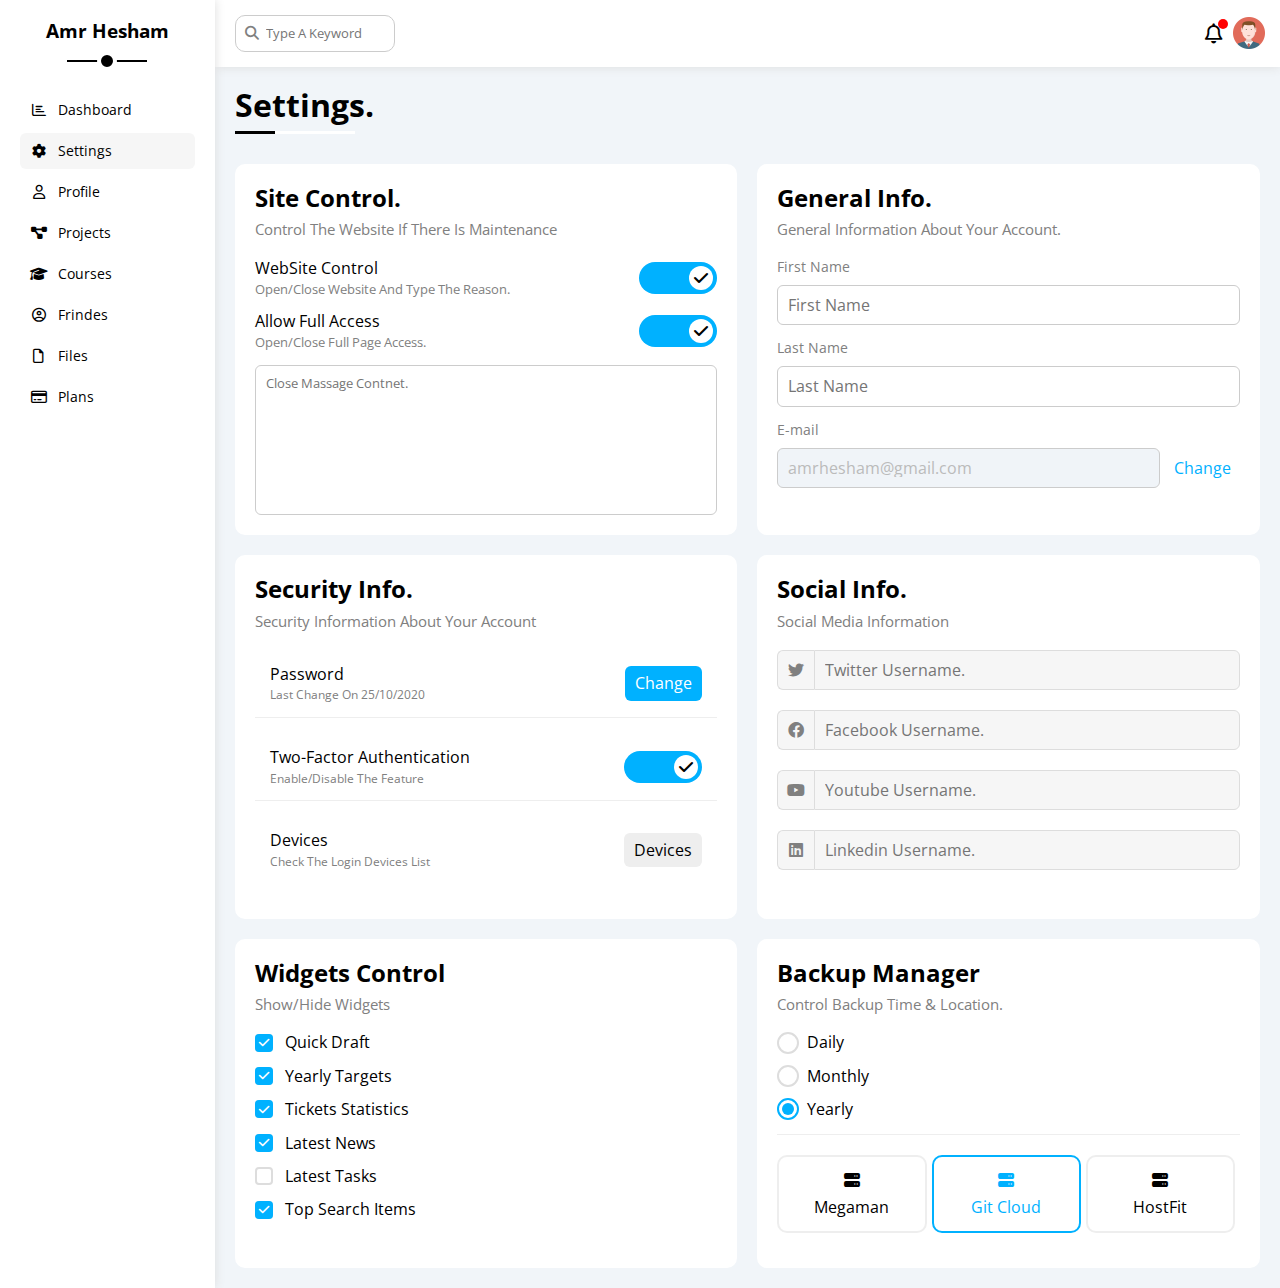
<file: setting.html>
<!DOCTYPE html>
<html lang="en">
  <head>
    <meta charset="UTF-8" />
    <meta http-equiv="X-UA-Compatible" content="IE=edge" />
    <meta name="viewport" content="width=device-width, initial-scale=1.0" />
    <title>Dashboard - Settings</title>
    <link rel="stylesheet" href="css/normalize.css" />
    <link rel="stylesheet" href="css/all.min.css" />
    <link rel="stylesheet" href="css/myFrameWork.css" />
    <link rel="stylesheet" href="css/main.css" />
    <link rel="stylesheet" href="css/settings.css" />
    <link rel="preconnect" href="https://fonts.googleapis.com" />
    <link rel="preconnect" href="https://fonts.gstatic.com" crossorigin />
    <link
      href="https://fonts.googleapis.com/css2?family=Open+Sans:wght@300;400;500&display=swap"
      rel="stylesheet"
    />
  </head>
  <body>
    <div class="page d-flex">
      <div class="sidebar bg-white pad-20 pos-relative">
        <h3 class="pos-relative txt-center">Amr Hesham</h3>
        <ul>
          <li>
            <a
              class="d-flex align-center font-s14 color-black pad-10 rad-6"
              href="index.html"
            >
              <i class="fa-regular fa-chart-bar fa-fw"></i>
              <span class="hide-mobile">Dashboard</span>
            </a>
          </li>
          <li>
            <a
              class="active d-flex align-center font-s14 color-black pad-10 rad-6"
              href="setting.html"
            >
              <i class="fa-solid fa-gear fa-fw"></i>
              <span class="hide-mobile">Settings</span>
            </a>
          </li>
          <li>
            <a
              class="d-flex align-center font-s14 color-black pad-10 rad-6"
              href="profile.html"
            >
              <i class="fa-regular fa-user fa-fw"></i>
              <span class="hide-mobile">Profile</span>
            </a>
          </li>
          <li>
            <a
              class="d-flex align-center font-s14 color-black pad-10 rad-6"
              href="projects.html"
            >
              <i class="fa-solid fa-diagram-project fa-fw"></i>
              <span class="hide-mobile">Projects</span>
            </a>
          </li>
          <li>
            <a
              class="d-flex align-center font-s14 color-black pad-10 rad-6"
              href="courses.html"
            >
              <i class="fa-solid fa-graduation-cap fa-fw"></i>
              <span class="hide-mobile">Courses</span>
            </a>
          </li>
          <li>
            <a
              class="d-flex align-center font-s14 color-black pad-10 rad-6"
              href="frindes.html"
            >
              <i class="fa-regular fa-circle-user fa-fw"></i>
              <span class="hide-mobile">Frindes</span>
            </a>
          </li>
          <li>
            <a
              class="d-flex align-center font-s14 color-black pad-10 rad-6"
              href="files.html"
            >
              <i class="fa-regular fa-file fa-fw"></i>
              <span class="hide-mobile">Files</span>
            </a>
          </li>
          <li>
            <a
              class="d-flex align-center font-s14 color-black pad-10 rad-6"
              href="plans.html"
            >
              <i class="fa-regular fa-credit-card fa-fw"></i>
              <span class="hide-mobile">Plans</span>
            </a>
          </li>
        </ul>
      </div>
      <div class="content width-full">
        <!-- STart Head -->
        <div class="head bg-white pad-15 between-flex">
          <div class="search pos-relative">
            <input type="search" placeholder="Type A Keyword" class="pad-10" />
          </div>
          <div class="items d-flex align-center">
            <span class="pos-relative notification">
              <i class="fa-regular fa-bell fa-lg"></i>
            </span>
            <img src="imgs/avatar.png" alt="Avatar Photo" />
          </div>
        </div>
        <!-- End Head -->
        <h1 class="pos-relative">Settings.</h1>
        <div class="wraper d-grid gap-20">
          <!-- Start Site Control Widget -->

          <div
            class="site-control bg-white rad-10 txt-center-mobile block-mobile pad-20"
          >
            <h2 class="mar-bot10">Site Control.</h2>
            <p class="c-gray mar-bot20 font-s15">
              Control The Website If There Is Maintenance
            </p>
            <div class="between-flex mar-bot15">
              <div>
                <span>WebSite Control</span>
                <p class="mar-top5 c-gray font-s13">
                  Open/Close Website And Type The Reason.
                </p>
              </div>
              <div>
                <label>
                  <input type="checkbox" class="toggle-box" checked />
                  <div class="toggle-switch"></div>
                </label>
              </div>
            </div>
            <div class="between-flex mar-bot15">
              <div>
                <span>Allow Full Access</span>
                <p class="mar-top5 c-gray font-s13">
                  Open/Close Full Page Access.
                </p>
              </div>
              <div>
                <label>
                  <input type="checkbox" class="toggle-box" checked />
                  <div class="toggle-switch"></div>
                </label>
              </div>
            </div>
            <textarea
              class="close-msg pad-10 d-block rad-6 width-full"
              placeholder="Close Massage Contnet."
              spellcheck="false"
            ></textarea>
          </div>
          <!-- Start Site Control Widget -->
          <!-- Start General Info Widget -->

          <div
            class="general-info bg-white rad-10 txt-center-mobile block-mobile pad-20"
          >
            <h2 class="mar-bot10">General Info.</h2>
            <p class="c-gray mar-bot20 font-s15">
              General Information About Your Account.
            </p>
            <div class="mar-bot15">
              <div class="mar-bot15">
                <label class="font-s14 d-block c-gray mar-bot10"
                  >First Name</label
                >
                <input
                  type="text"
                  class="pad-10 rad-6 border-ccc border-none d-block width-full"
                  id="first"
                  placeholder="First Name"
                />
              </div>
              <div class="mar-bot15">
                <label class="font-s14 d-block c-gray mar-bot10"
                  >Last Name</label
                >
                <input
                  type="text"
                  class="pad-10 rad-6 border-ccc border-none d-block width-full"
                  id="first"
                  placeholder="Last Name"
                />
              </div>
              <div class="mar-bot15">
                <label class="font-s14 d-block c-gray mar-bot10">E-mail</label>
                <input
                  type="email"
                  class="email pad-10 rad-6 border-ccc border-none d-block width-full mar-rig10"
                  id="first"
                  value="amrhesham@gmail.com"
                  disabled
                />
                <a href="#" class="c-blue">Change</a>
              </div>
            </div>
          </div>
          <!-- End General Info Widget -->
          <!-- Start Security Info -->

          <div class="sec-info bg-white rad-10 block-mobile pad-20">
            <h2 class="mar-bot10">Security Info.</h2>
            <p class="c-gray mar-bot20 font-s15">
              Security Information About Your Account
            </p>
            <div class="box password between-flex mar-bot15">
              <div class="txt">
                <span>Password</span>
                <p class="font-s12 c-gray mar-top5">
                  Last Change On 25/10/2020
                </p>
              </div>
              <a href="#" class="btn-shape c-white bg-blue">Change</a>
            </div>
            <div class="box two-autch between-flex mar-bot15">
              <div>
                <span>Two-Factor Authentication</span>
                <p class="c-gray font-s12 mar-top5">
                  Enable/Disable The Feature
                </p>
              </div>
              <div>
                <label>
                  <input type="checkbox" class="toggle-box" checked />
                  <div class="toggle-switch"></div>
                </label>
              </div>
            </div>
            <div class="box devices between-flex mar-bot15">
              <div class="txt">
                <span>Devices</span>
                <p class="font-s12 c-gray mar-top5">
                  Check The Login Devices List
                </p>
              </div>
              <a href="#" class="btn-shape color-black bg-eee">Devices</a>
            </div>
          </div>
          <!-- End Security Info -->
          <!-- Start Social Info -->

          <div
            class="social-info bg-white rad-10 txt-center-mobile block-mobile pad-20"
          >
            <h2 class="mar-bot10">Social Info.</h2>
            <p class="c-gray mar-bot20 font-s15">Social Media Information</p>
            <div class="box d-flex align-center mar-bot20">
              <i class="fa-brands fa-twitter center-flex c-gray"></i>
              <input
                type="text"
                placeholder="Twitter Username."
                class="width-full"
              />
            </div>
            <div class="box d-flex align-center mar-bot20">
              <i class="fa-brands fa-facebook center-flex c-gray"></i>
              <input
                type="text"
                placeholder="Facebook Username."
                class="width-full"
              />
            </div>
            <div class="box d-flex align-center mar-bot20">
              <i class="fa-brands fa-youtube center-flex c-gray"></i>
              <input
                type="text"
                placeholder="Youtube Username."
                class="width-full"
              />
            </div>
            <div class="box d-flex align-center mar-bot20">
              <i class="fa-brands fa-linkedin center-flex c-gray"></i>
              <input
                type="text"
                placeholder="Linkedin Username."
                class="width-full"
              />
            </div>
          </div>
          <!-- End Social Info -->
          <!-- Start Widgets Control -->

          <div
            class="widget-control bg-white rad-10 txt-center-mobile block-mobile pad-20"
          >
            <h2 class="mar-bot10">Widgets Control</h2>
            <p class="font-s15 mar-bot20 c-gray">Show/Hide Widgets</p>
            <div class="control mar-bot15 d-flex align-center">
              <input type="checkbox" id="one" checked />
              <label for="one"> Quick Draft </label>
            </div>
            <div class="control mar-bot15 d-flex align-center">
              <input type="checkbox" id="two" checked />
              <label for="two"> Yearly Targets </label>
            </div>
            <div class="control mar-bot15 d-flex align-center">
              <input type="checkbox" id="three" checked />
              <label for="three"> Tickets Statistics </label>
            </div>
            <div class="control mar-bot15 d-flex align-center">
              <input type="checkbox" id="four" checked />
              <label for="four"> Latest News </label>
            </div>
            <div class="control mar-bot15 d-flex align-center">
              <input type="checkbox" id="five" />
              <label for="five"> Latest Tasks </label>
            </div>
            <div class="control mar-bot15 d-flex align-center">
              <input type="checkbox" id="six" checked />
              <label for="six"> Top Search Items </label>
            </div>
          </div>
          <!-- End Widgets Control -->
          <!-- Start Backup Info -->

          <div
            class="backup bg-white rad-10 txt-center-mobile block-mobile pad-20"
          >
            <h2 class="mar-bot10">Backup Manager</h2>
            <p class="font-s15 mar-bot20 c-gray">
              Control Backup Time & Location.
            </p>
            <div class="date d-flex align-center mar-bot15">
              <input type="radio" name="time" id="daily" checked />
              <label for="daily"> Daily </label>
            </div>
            <div class="date d-flex align-center mar-bot15">
              <input type="radio" name="time" id="monthly" checked />
              <label for="monthly"> Monthly </label>
            </div>
            <div class="date d-flex align-center mar-bot15">
              <input type="radio" name="time" id="yearly" checked />
              <label for="yearly"> Yearly </label>
            </div>
            <div class="servers d-flex align-center txt-c">
              <input type="radio" name="servers" id="server-one" />
              <div class="server mar-bot15 rad-10 width-full">
                <label for="server-one" class="d-block mar-15">
                  <i class="fa-solid fa-server d-block mar-bot10"></i>
                  Megaman
                </label>
              </div>
              <input type="radio" name="servers" id="server-two" checked />
              <div class="server mar-bot15 rad-10 width-full">
                <label for="server-two" class="d-block mar-15">
                  <i class="fa-solid fa-server d-block mar-bot10"></i>
                  Git Cloud
                </label>
              </div>
              <input type="radio" name="servers" id="server-three" />
              <div class="server mar-bot15 rad-10 width-full">
                <label for="server-three" class="d-block mar-15">
                  <i class="fa-solid fa-server d-block mar-bot10"></i>
                  HostFit
                </label>
              </div>
            </div>
          </div>

          <!-- End Backup Info -->
        </div>
      </div>
    </div>
  </body>
</html>
</file>
<file: css/myFrameWork.css>
/* Alignments */

.d-flex {
  display: flex;
}
.f-wrap {
  flex-wrap: wrap;
}
.align-center {
  align-items: center;
}
.space-between {
  justify-content: space-between;
}
.between-flex {
  display: flex;
  align-items: center;
  justify-content: space-between;
}
.center-flex {
  display: flex;
  align-items: center;
  justify-content: center;
}
.d-grid {
  display: grid;
}
.span-2{
  display: grid;
  column-span: 2;
}
.gap-20 {
  gap: 20px;
}
.d-block {
  display: block;
}

/* *************************************************************************************************************** */
/* Colors */

.bg-white {
  background-color: white;
}
.bg-eee {
  background-color: #eee;
}
.bg-blue {
  background-color: rgb(0 177 255);
}
.bg-orange {
  background-color: #f59e0b;
}
.bg-green {
  background-color: #22c55e;
}
.bg-red {
  background-color: rgb(244 67 54);
}
.color-black {
  color: black;
}
.c-gray {
  color: gray;
}
.c-blue {
  color: rgb(0 177 255);
}
.c-orange {
  color: #f59e0b;
}
.c-green {
  color: #22c55e;
}
.c-red {
  color: rgb(244 67 54);
}
.c-white {
  color: white;
}

/* ******************************************************************************************************************** */
/* Sizes */

.width-full {
  width: 100%;
}
.width-fit {
  width: fit-content;
}
.height-full {
  height: 100%;
}

/* ******************************************************************************************************************** */
/* Positions & txt Alignments */

.txt-c {
  text-align: center;
}
.pos-relative {
  position: relative;
}
.txt-center {
  text-align: center;
}

/* ******************************************************************************************************************** */
/* Padding & Margins */

.pad-top5 {
  padding-top: 5px;
}
.pad-top10 {
  padding-top: 10px;
}
.pad-top15 {
  padding-top: 15px;
}
.pad-top20 {
  padding-top: 20px;
}
.pad-bot5 {
  padding-bottom: 5px;
}
.pad-bot10 {
  padding-bottom: 10px;
}
.pad-bot15 {
  padding-bottom: 15px;
}
.pad-bot20 {
  padding-bottom: 20px;
}
.pad-lft5 {
  padding-left: 5px;
}
.pad-lft10 {
  padding-left: 10px;
}
.pad-lft15 {
  padding-left: 15px;
}
.pad-lft20 {
  padding-left: 20px;
}
.pad-5 {
  padding: 5px;
}
.pad-10 {
  padding: 10px;
}
.pad-15 {
  padding: 15px;
}
.pad-20 {
  padding: 20px;
}
.mar-top5 {
  margin-top: 5px;
}
.mar-top10 {
  margin-top: 10px;
}
.mar-top15 {
  margin-top: 15px;
}
.mar-top20 {
  margin-top: 20px;
}
.mar-bot5 {
  margin-bottom: 5px;
}
.mar-bot10 {
  margin-bottom: 10px;
}
.mar-bot15 {
  margin-bottom: 15px;
}
.mar-bot20 {
  margin-bottom: 20px;
}
.mar-rig5 {
  margin-right: 5px;
}
.mar-rig10 {
  margin-right: 10px;
}
.mar-rig15 {
  margin-right: 15px;
}
.mar-rig20 {
  margin-right: 20px;
}
.mar-5 {
  margin: 5px;
}
.mar-10 {
  margin: 10px;
}
.mar-15 {
  margin: 15px;
}
.mar-20 {
  margin: 20px;
}

/* ******************************************************************************************************************** */
/* Borders & Radusies */

.border-none {
  border: none;
}
.border-ccc {
  border: 1px solid #ccc;
}
.rad-6 {
  border-radius: 6px;
}
.rad-10 {
  border-radius: 10px;
}
.rad-half {
  border-radius: 50%;
}

/* ******************************************************************************************************************** */
/* Fonts Sizes */

.font-s12 {
  font-size: 12px;
}
.font-s13 {
  font-size: 13px;
}
.font-s14 {
  font-size: 14px;
}
.font-s15 {
  font-size: 15px;
}
.font-s25 {
  font-size: 25px;
}
.font-bold {
  font-weight: bold;
}

/* ******************************************************************************************************************** */
/* Btn Componantes */

.btn-shape {
  padding: 8px 10px;
  border-radius: 6px;
}

/* ******************************************************************************************************************** */
/* Responsive Design Tweaks*/
@media (max-width: 767px) {
  .hide-mobile {
    display: none;
  }
  .txt-center-mobile {
    text-align: center;
  }
  .block-mobile {
    display: block;
  }
}
/* ******************************************************************************************************************** */
</file>
<file: css/main.css>
/* Global Rules */
:root {
  --blueColor: rgb(0 177 255);
  --blueAltColor: rgb(0, 177, 240);
  --redColor: rgb(244 67 54);
  --greenColor: #22c55e;
  --orangeColor: #f59e0b;
}
* {
  margin: 0;
  padding: 0;
  box-sizing: border-box;
  -webkit-box-sizing: border-box;
  -moz-box-sizing: border-box;
}
*:focus {
  outline: none;
}
a {
  text-decoration: none;
}
ul {
  list-style: none;
}
::-webkit-scrollbar {
  width: 15px;
}
::-webkit-scrollbar-track {
  background-color: white;
  border-radius: 999px;
}
::-webkit-scrollbar-thumb {
  background-color: var(--blueColor);
  border-radius: 9999px;
}
::-webkit-scrollbar-thumb:hover {
  background-color: var(--blueAltColor);
}
body {
  background-color: #eee;
  font-family: "Open Sans", sans-serif;
}
.page {
  background-color: #f1f5f9;
  min-height: 100vh;
}

/* ******************************************************************************************************************************** */
/* STart Sidebar */

.sidebar {
  width: 250px;
  box-shadow: 0 0 10px #ddd;
}
.sidebar > h3 {
  margin-bottom: 50px;
}
.sidebar > h3::before {
  content: "";
  background-color: black;
  width: 80px;
  height: 2px;
  position: absolute;
  bottom: -20px;
  transform: translateX(-50%);
  left: 50%;
}
.sidebar > h3::after {
  content: "";
  position: absolute;
  left: 50%;
  bottom: -29px;
  width: 12px;
  height: 12px;
  border-radius: 50%;
  background-color: black;
  border: 4px solid white;
  transform: translateX(-50%);
}
.sidebar ul li a {
  transition: 0.3s;
  margin-bottom: 5px;
}
.sidebar ul li a:hover,
.sidebar ul li a.active {
  background-color: #f6f6f6;
}
.sidebar ul li a span {
  font-size: 14px;
  margin-left: 10px;
}
@media (max-width: 767px) {
  .sidebar {
    width: 58px;
    padding: 10px;
  }
  .sidebar > h3 {
    font-size: 13px;
    margin-bottom: 15px;
  }
  .sidebar > h3::before,
  .sidebar > h3::after {
    display: none;
  }
}

/* End Sidebar */
/* Start Content */

.content {
  overflow: hidden;
}
.head {
  box-shadow: 0 0 10px #ddd;
}
.head .search::before {
  font-family: var(--fa-style-family-classic);
  content: "\f002";
  font-weight: 900;
  position: absolute;
  left: 15px;
  top: 50%;
  transform: translateY(-50%);
  font-size: 14px;
  color: gray;
}
.head .search input {
  border: 1px solid #ccc;
  border-radius: 10px;
  margin-left: 5px;
  padding-left: 30px;
  width: 160px;
  transition: width 0.3s;
  font-size: 13px;
}
.head .search input:focus {
  width: 200px;
}
.head .search input:focus::placeholder {
  opacity: 0;
}
.head .items .notification::before {
  content: "";
  position: absolute;
  width: 10px;
  height: 10px;
  background-color: red;
  border-radius: 50%;
  right: -5px;
  top: -5px;
}
.head .items img {
  width: 32px;
  height: 32px;
  margin-left: 10px;
}
.page h1 {
  margin-top: 20px;
  margin-left: 20px;
  margin-bottom: 40px;
}
.page h1::before,
.page h1::after {
  position: absolute;
  content: "";
  height: 3px;
  bottom: -10px;
  left: 0;
}
.page h1::before {
  background-color: white;
  width: 120px;
}
.page h1::after {
  background-color: black;
  width: 40px;
}
.wraper {
  grid-template-columns: repeat(auto-fill, minmax(450px, 1fr));
  margin-left: 20px;
  margin-right: 20px;
  margin-bottom: 20px;
}
@media (max-width: 767px) {
  .wraper {
    grid-template-columns: minmax(200px, 1fr) !important;
    margin-left: 10px !important;
    margin-right: 10px !important;
    gap: 10px !important;
  }
}

/* Start Welcome Widget */

.welcome {
  overflow: hidden;
}
.welcome .intro img {
  width: 170px;
  margin-bottom: -10px;
}
.welcome .Avatar {
  width: 64px;
  height: 64px;
  border-radius: 50%;
  border: 2px solid white;
  padding: 2px;
  box-shadow: 0 0 5px #ddd;
  margin-left: 20px;
  margin-top: -32px;
}
.welcome .body {
  border-top: 1px solid #eee;
  border-bottom: 1px solid #eee;
}
.welcome .body > div {
  flex: 1;
}
.welcome .visit {
  margin: 0 15px 15px auto;
  transition: 0.3s;
}
.welcome .visit:hover {
  background-color: var(--blueColor);
}
@media (max-width: 767px) {
  .welcome .intro {
    padding-bottom: 30px;
  }
  .welcome .avatar {
    margin-left: 0;
  }
  .welcome .body > div:not(:last-child) {
    margin-bottom: 20px;
  }
}

/* End Welcome Widget */
/* Start Draft Widget */

.quick-draft textarea {
  resize: none;
  min-height: 180px;
}
.quick-draft .save {
  margin-left: auto;
  transition: 0.3s;
  cursor: pointer;
}
.quick-draft .save:hover {
  background-color: var(--blueAltColor);
}

/* End Draft Widget */
/* Start Targets Yearly */

.targets .targets-row .icon {
  width: 80px;
  height: 80px;
  margin-right: 15px;
}
.targets .detail {
  flex: 1;
}
.targets .detail .progress {
  height: 4px;
}
.targets .detail .progress > Span {
  position: absolute;
  left: 0;
  top: 0;
  height: 100%;
}
.targets .detail .progress > Span span {
  position: absolute;
  bottom: 16px;
  right: -16px;
  color: white;
  padding: 2px 5px;
  border-radius: 6px;
  font-size: 13px;
}
.targets .detail .progress > span span::after {
  content: "";
  border-color: transparent;
  border-width: 5px;
  border-style: solid;
  position: absolute;
  bottom: -10px;
  left: 50%;
  transform: translateX(-50%);
}
.blue .icon,
.blue .progress {
  background-color: rgba(0 177 255 / 20%);
}
.orange .icon,
.orange .progress {
  background-color: rgb(245 158 11 / 0.2);
}
.green .icon,
.green .progress {
  background-color: rgb(34 197 94 / 0.2);
}
.targets .detail .progress > .blue span::after {
  border-top-color: var(--blueColor);
}
.targets .detail .progress > .orange span::after {
  border-top-color: var(--orangeColor);
}
.targets .detail .progress > .green span::after {
  border-top-color: var(--greenColor);
}

/* End Targets Yearly */
/* Start Tickets Box */

.tickets .box {
  border: 1px solid #ccc;
  width: calc(50% - 10px);
}
@media (max-width: 767px) {
  .tickets .box {
    width: 100%;
  }
}

/* End Tickets Box */
/* Start Latest News */

.latest-news .news-row:not(:last-of-type) {
  margin-bottom: 20px;
  padding-bottom: 20px;
  border-bottom: 1px solid #eee;
}
.latest-news .news-row img {
  width: 100px;
  border-radius: 6px;
  margin-right: 15px;
}
.latest-news .info {
  flex-grow: 1;
}
.latest-news .info h3 {
  margin: 0 0 6px;
  font-size: 16px;
}
@media (max-width: 767px) {
  .latest-news .news-row {
    display: block;
  }
  .latest-news .news-row .label {
    margin: 15px auto;
    width: fit-content;
  }
}

/* End Latest News */
/* Start Tasks */

.task-row:not(:last-of-type) {
  margin-bottom: 15px;
  padding-bottom: 15px;
  border-bottom: 1px solid #eee;
}
.tasks .info {
  flex-grow: 1;
}
.tasks .done {
  opacity: 0.3;
}
.tasks .done h3 {
  text-decoration: line-through;
}
.tasks .done p {
  text-decoration: line-through;
}
.tasks .delete {
  cursor: pointer;
  transition: 0.3s;
}
.tasks .delete:hover {
  color: var(--redColor);
}

/* End Tasks */
/* Start Latest Uploads */

.latest-uploads .file:not(:last-child) {
  border-bottom: 1px solid #eee;
}
.latest-uploads .file img {
  width: 45px;
  height: 45px;
  margin-right: 10px;
}

/* End Latest Uploads */
/* Start Last Project Progress */

.last-project ul::before {
  content: "";
  position: absolute;
  width: 2px;
  height: 100%;
  left: 11px;
  background-color: var(--blueColor);
}
.last-project ul li::before {
  content: "";
  width: 20px;
  height: 20px;
  display: block;
  border-radius: 50%;
  background-color: white;
  border: 2px solid white;
  outline: 2px solid var(--blueColor);
  margin-right: 15px;
  z-index: 1;
}
.last-project ul li.done::before {
  background-color: var(--blueColor);
}
.last-project ul li.current::before {
  animation: change-color 0.8s infinite alternate;
}
.last-project .lunch-icon {
  position: absolute;
  width: 170px;
  bottom: 0;
  right: 0;
  opacity: 0.1;
}

/* End Last Project Progress */
/* Start Reminders Widgets */

.reminders ul li .key {
  width: 15px;
  height: 15px;
}
.reminders ul li .blue {
  border-left: 2px solid var(--blueColor);
}
.reminders ul li .green {
  border-left: 2px solid var(--greenColor);
}
.reminders ul li .orange {
  border-left: 2px solid var(--orangeColor);
}
.reminders ul li .red {
  border-left: 2px solid var(--redColor);
}

/* End Reminders Widgets */
/* Start Last Post */

.last-post .info img {
  width: 48px;
  height: 48px;
  margin-right: 15px;
}
.last-post .post-content {
  text-transform: capitalize;
  line-height: 2;
  border-top: 1px solid #eee;
  border-bottom: 1px solid #eee;
  min-height: 140px;
}

/* End Last Post */
/* Start Social STats */

.social-stats .box {
  padding-left: 70px;
}
.social-stats .twitter {
  background-color: rgba(0, 170, 255, 20%);
  color: rgb(0, 177, 240);
}
.social-stats .facebook {
  background-color: rgb(29 161 242 / 20%);
  color: rgb(29 161 242);
}
.social-stats .youtube {
  background-color: rgb(254 1 8 / 20%);
  color: rgb(254, 1, 8);
}
.social-stats .linkedin {
  color: rgb(0, 119, 181);
  background-color: rgb(0 119 181 / 20%);
}
.social-stats .box i {
  position: absolute;
  left: 0;
  top: 0;
  width: 52px;
  transition: 0.3s;
}
.social-stats .twitter i,
.social-stats .twitter a {
  background-color: rgb(0, 177, 240);
}
.social-stats .facebook i,
.social-stats .facebook a {
  background-color: rgb(29 161 242);
}
.social-stats .youtube i,
.social-stats .youtube a {
  background-color: rgb(254, 1, 8);
}
.social-stats .linkedin i,
.social-stats .linkedin a {
  background-color: rgb(0, 119, 181);
}

/* End Social STats */
/* Start Projects Table */

.projects .responsive-table {
  overflow-x: auto;
}
.projects table {
  min-width: 1000px;
  border-spacing: 0;
}
.projects thead td {
  background-color: #eee;
  font-weight: bold;
}
.projects table td {
  padding: 15px;
}
.projects tbody td {
  border-left: 1px solid #eee;
  border-bottom: 1px solid #eee;
  transition: 0.3s;
}
.projects tbody tr {
  transition: 0.5s;
}
.projects tbody tr:hover {
  background-color: #f5f2f2;
}
.projects table img {
  width: 32px;
  height: 32px;
  border-radius: 50%;
  padding: 2px;
  background-color: white;
}
.projects table img:not(:first-child) {
  margin-left: -20px;
}

/* End Projects Table */
/* End Content */

/* Start Animations */
@keyframes change-color {
  from {
    background-color: var(--blueColor);
  }
  to {
    background-color: white;
  }
}
/* End Animations */
</file>
<file: css/profile.css>
@media (max-width: 767px) {
  .profile-page .overview {
    flex-direction: column;
  }
}
.overview .avatar-box {
  width: 300px;
}
@media (min-width: 767px) {
  .overview .avatar-box {
    border-right: 1px solid #eee;
  }
}
.overview .avatar-box img {
  width: 120px;
  height: 120px;
}
.overview .avatar-box .level {
  height: 5px;
  position: relative;
  overflow: hidden;
  margin: auto;
  width: 70%;
}
.overview .avatar-box .level span {
  position: absolute;
  top: 0;
  left: 0;
  height: 100%;
}
.profile-page .info-box .row {
  flex-wrap: wrap;
  border-bottom: 1px solid #eee;
  transition: 0.3s;
}
.profile-page .info-box .row:hover {
  background-color: #f9f9f9;
}
.profile-page .info-box .row > div {
  min-width: 250px;
  padding: 10px 0 0;
}
@media (max-width: 767px) {
  .profile-page .info-box .row > div {
    min-width: 190px;
  }
}
.profile-page .info-box .row h4 {
  font-weight: normal;
}
@media (max-width: 767px) {
  .profile-page .other-data {
    flex-direction: column;
  }
}
.profile-page .skills-card {
  flex-grow: 1;
}
.profile-page .skills-card ul li {
  padding: 15px 0;
}
.profile-page .skills-card ul li:not(:last-child) {
  border-bottom: 1px solid #eee;
}
.profile-page .skills-card ul li span {
  display: inline-flex;
  padding: 4px 8px;
  border-radius: 6px;
  font-size: 14px;
}
.profile-page .skills-card ul li span:not(:last-child) {
  margin-right: 5px;
}
.profile-page .activites {
  flex-grow: 2;
}
.profile-page .activites .activity:not(:last-of-type) {
  border-bottom: 1px solid #eee;
  padding-bottom: 20px;
  margin-bottom: 20px;
}
.profile-page .activites .activity img {
  width: 64px;
  height: 64px;
  margin-right: 10px;
}
@media (min-width: 768px) {
  .profile-page .activity .date {
    margin-left: auto;
    text-align: right;
  }
}
@media (max-width: 767px) {
  .profile-page .activity {
    flex-direction: column;
  }
  .profile-page .activity img {
    margin-right: 0;
    margin-bottom: 10px;
  }
  .profile-page .activity .date {
    margin-top: 15px;
  }
}
.toggle-box {
  -webkit-appearance: none;
  appearance: none;
  display: none;
}
.toggle-box:checked + .toggle-switch {
  background-color: var(--blueColor);
}
.toggle-switch {
  background-color: #ccc;
  width: 78px;
  height: 20px;
  border-radius: 13px;
  position: relative;
  transition: 0.3s;
  cursor: pointer;
}
@media (max-width: 767px) {
  .info-box .row label {
    margin: 10px auto 0 auto;
  }
}
.toggle-box:checked + .toggle-switch::before {
  content: "\f00c";
  left: 62px;
  color: var(--blue-color);
}
.toggle-switch::before {
  font-family: var(--fa-style-family-classic);
  content: "\f00d";
  font-weight: 900;
  font-size: 8px;
  background-color: white;
  width: 12px;
  height: 12px;
  position: absolute;
  border-radius: 50%;
  top: 4px;
  left: 4px;
  display: flex;
  justify-content: center;
  align-items: center;
  color: #aaa;
  transition: 0.3s;
}
</file>
<file: css/projects.css>
.project-box .top-box {
  border-bottom: 1px solid #eee;
  padding: 20px 0;
}
.project-box .text span {
  margin-top: -10px;
}
.project-box .team img {
  width: 42px;
  height: 42px;
  border: 1px solid #eee;
  transition: 0.3s linear;
}
.project-box .team img:hover {
  cursor: pointer;
  transform: scale(1.2);
}
.project-box .team img:not(:first-of-type) {
  margin-left: -15px;
}
.process {
  border-bottom: 1px solid #eee;
  padding: 20px 0;
}
.process span {
  padding: 6px;
  width: fit-content;
  border-radius: 4px;
  color: white;
  font-size: 14px;
}
.progress-box {
  text-align: center;
  padding: 20px 0;
}
.progress-box div {
  position: relative;
  background-color: #eee;
  height: 6px;
  border-radius: 4px;
  width: 150px;
  margin: 0 auto;
}
.progress-box div::before {
  content: "";
  position: absolute;
  height: 100%;
  top: 0;
  left: 0;
  border-radius: 4px;
}
.progress-box div.red::before {
  width: 80%;
}
.progress-box div.green::before {
  width: 45%;
}
.progress-box div.blue::before {
  width: 90%;
}
.progress-box div.orange::before {
  width: 73%;
}
.progress-box .red::before {
  background-color: var(--redColor);
}
.progress-box .green::before {
  background-color: var(--greenColor);
}
.progress-box .blue::before {
  background-color: var(--blueColor);
}
.progress-box .orange::before {
  background-color: var(--orangeColor);
}
</file>
<file: css/courses.css>
.wraper {
  grid-template-columns: repeat(auto-fill, minmax(300px, 1fr));
}
/*
@media(max-width:767px){
    .wraper {
        grid-template-columns: repeat(auto-fill,minmax(200px,1fr));
    }
} */
.wraper .box {
  overflow: hidden;
  /* position: relative; */
}
.box .img-holder {
  position: relative;
}
.box .img-holder img {
  width: 100%;
}
.box .img-holder img.instractor {
  position: absolute;
  top: 30px;
  left: 30px;
  width: 62px !important;
  height: 62px !important;
  box-shadow: 0px 0px 10px 2px #6a6969;
  border: 2px solid white;
}
.box .info {
  border-bottom: 1px solid #eee;
}
.box .info-btn {
  color: white;
  display: block;
  width: fit-content;
  margin: -18px auto 0 auto;
}
.numbers span i {
  margin-right: 5px;
}
</file>
<file: css/frindes.css>
.box-frined .top-info {
  position: relative;
  border-bottom: 1px solid #eee;
  padding-bottom: 20px;
}
.box-frined .top-info img {
  width: 80px;
  height: 80px;
  border-radius: 50%;
}
.box-frined .top-info a {
  color: gray;
  background-color: #efefef;
  width: 30px;
  height: 30px;
  display: inline-flex;
  align-items: center;
  justify-content: center;
  border-radius: 50%;
  position: absolute;
  top: 0;
  left: 0;
}
.box-frined .top-info a:nth-of-type(2) {
  top: 0;
  left: 35px;
}
.box-frined .stats {
  padding: 20px 0;
  border-bottom: 1px solid #eee;
}
.box-frined .stats span:not(:last-of-type) {
  margin-bottom: 10px;
}
.box-frined .stats span i {
  margin-right: 10px;
}
.box-frined .func .buttons a {
  color: white;
  padding: 4px 6px;
  border-radius: 4px;
  font-size: 13px;
}
#remove {
  color: white;
  padding: 4px 6px;
  border-radius: 4px;
  font-size: 13px;
  border: none;
  cursor: pointer;
}
</file>
<file: css/files.css>
.files-page {
  flex-direction: row-reverse;
  gap: 20px;
}
@media (max-width: 991px) {
  .files-page {
    flex-direction: column;
  }
  .files-stats {
    width: auto !important;
    margin: 10px !important;
  }
}
.files-stats {
  width: 50%;
  margin-right: 20px;
}
.files-stats .row img {
  width: 60px;
}
@media (max-width: 767px) {
  .wraper .file-box .row img {
    width: 50px;
  }
}
.files-stats .row {
  padding-bottom: 20px;
}
.files-stats .row:not(:last-of-type) {
  border-bottom: 1px solid #eee;
  margin-bottom: 20px;
}
@media (max-width: 375px) {
  .files-stats .row {
    flex-direction: column;
    gap: 20px;
  }
  .files-stats h3 {
    margin-bottom: 20px;
  }
}
.content .wraper {
  grid-template-columns: repeat(auto-fill, minmax(500px, 1fr));
}
.wraper .file-box .row {
  padding-bottom: 20px;
}
.wraper .file-box .row:not(:last-of-type) {
  margin-bottom: 20px;
  border-bottom: 1px solid #eee;
}
@media (max-width: 475px) {
  .wraper .file-box .row {
    flex-direction: column;
    gap: 20px;
  }
}
.wraper .file-box .row img {
  width: 60px;
}
.file-box .row .file-name {
  position: relative;
}
.file-box .row .file-name::after {
  content: "";
  position: absolute;
  left: -40px;
  top: 50%;
  border-width: 7px;
  border-style: solid;
  border-color: transparent transparent transparent var(--redColor);
  transform: translateY(-50%);
}
@media (max-width: 767px) {
  .file-box .row .file-name::after {
    left: -25px;
  }
}
@media (max-width: 475px) {
    .file-box .row .file-name::after {
      display: none;
    }
  }
.green-after .row .file-name::after {
  border-color: transparent transparent transparent var(--greenColor);
}
</file>
<file: css/plans.css>
.plans-page {
  display: grid;
  grid-template-columns: repeat(auto-fill, minmax(300px, 1fr));
  gap: 20px;
}
.plan-box .green-plan {
  border: 2px solid var(--greenColor);
  padding: 2px;
}
.plan-box .blue-plan {
  border: 2px solid var(--blueColor);
  padding: 2px;
}
.plan-box .orange-plan {
  border: 2px solid var(--orangeColor);
  padding: 2px;
}
.plan-box h2 {
  color: white;
  font-size: 20px;
  letter-spacing: 1px;
}
.plan-box span {
  font-size: 20px;
  color: white;
  position: relative;
  display: block;
  width: fit-content;
  margin: 15px auto 0 auto;
}
.plan-box span::before {
  content: "$";
  position: absolute;
  left: -19px;
  top: -10px;
}
.plan-box ul li {
  padding: 15px 0;
  border-bottom: 1px solid #eee;
  font-size: 15px;
  font-weight: 500;
  position: relative;
}
.plan-box ul li::after {
  content: "!";
  position: absolute;
  right: 5px;
  bottom: 20%;
  transform: translateY(-30%);
  width: 20px;
  height: 20px;
  background-color: gray;
  text-align: center;
  border-radius: 50%;
  display: flex;
  align-items: center;
  justify-content: center;
  color: white;
  font-weight: bold;
}
.plan-box ul li:last-of-type {
  margin-bottom: 15px;
}
.plan-box ul li i {
  margin-right: 10px;
}
.plan-box ul li .correct {
  color: var(--greenColor);
}
.plan-box ul li .wrong {
  color: var(--redColor);
}
.plan-box a {
  display: block;
  width: fit-content;
  padding: 8px 15px;
  font-size: 15px;
  font-weight: normal;
  margin: auto;
}
</file>
<file: css/settings.css>
/* Start Website Control Widget */

.toggle-box {
  -webkit-appearance: none;
  appearance: none;
  display: none;
}
.toggle-switch {
  background-color: #ccc;
  width: 78px;
  height: 32px;
  border-radius: 16px;
  position: relative;
  transition: 0.3s;
  cursor: pointer;
}
.toggle-box:checked + .toggle-switch {
  background-color: var(--blueColor);
}
.toggle-switch::before {
  font-family: var(--fa-style-family-classic);
  content: "\f00d";
  font-weight: 900;
  background-color: white;
  width: 24px;
  height: 24px;
  position: absolute;
  border-radius: 50%;
  top: 4px;
  left: 4px;
  display: flex;
  justify-content: center;
  align-items: center;
  color: #aaa;
  transition: 0.3s;
}
.toggle-box:checked + .toggle-switch::before {
  content: "\f00c";
  left: 50px;
  color: var(--blue-color);
}
.close-msg {
  border: 1px solid #ccc;
  resize: none;
  min-height: 150px;
  font-size: 13px;
  color: gray;
}

/* End Website Control Widget */
/* Start General Info Widget */

:disabled {
  cursor: no-drop;
  background-color: #f0f4f8;
  color: #bbb;
}
.email {
  display: inline-flex;
  width: calc(100% - 80px);
}

/* End General Info Widget */
/* STart Security Info */

.sec-info .box:not(:last-of-type) {
  border-bottom: 1px solid #eee;
}
.sec-info .box {
  padding: 15px;
}

/* End Security Info */
/* Start Social Info */

.social-info .box i {
  width: 40px;
  height: 40px;
  background-color: #f6f6f6;
  border: 1px solid #ddd;
  border-right-style: none;
  border-radius: 6px 0 0 6px;
  transition: 0.5s;
}
.social-info .box input {
  height: 40px;
  background-color: #f6f6f6;
  border: 1px solid #ddd;
  padding-left: 10px;
  border-radius: 0 6px 6px 0;
}
.social-info > div:focus-within i {
  color: black;
}

/* End Social Info */
/* STart Widgets Control */

.widget-control .control input[type="checkbox"] {
  -webkit-appearance: none;
  appearance: none;
}
.widget-control .control input[type="checkbox"]:checked + label::after {
  transform: scale(1);
}
.widget-control .control label {
  position: relative;
  cursor: pointer;
  padding-left: 30px;
}
.widget-control .control label::before,
.widget-control .control label::after {
  position: absolute;
  left: 0;
  top: 50%;
  margin-top: -9px;
  border-radius: 4px;
}
.widget-control .control label::before {
  content: "";
  width: 14px;
  height: 14px;
  border: 2px solid #ddd;
}
.widget-control .control label::after {
  font-family: var(--fa-style-family-classic);
  content: "\f00c";
  font-weight: 900;
  background-color: var(--blueColor);
  color: white;
  font-size: 12px;
  width: 18px;
  height: 18px;
  display: flex;
  justify-content: center;
  align-items: center;
  transform: scale(0) rotate(360deg);
  transition: 0.3s;
}

/* End Widgets Control */
/* Start Backup Widget */

.backup input[type="radio"] {
  -webkit-appearance: none;
  appearance: none;
}
.backup .date input[type="radio"]:checked + label::after {
  transform: scale(1);
}
.backup .date input[type="radio"]:checked + label::before {
  border-color: var(--blueColor);
}
.backup .date label {
  padding-left: 30px;
  cursor: pointer;
  position: relative;
}
.backup .date label::before {
  content: "";
  position: absolute;
  top: 50%;
  left: 0;
  margin-top: -11px;
  width: 18px;
  height: 18px;
  border: 2px solid #ddd;
  border-radius: 50%;
}
.backup .date label::after {
  content: "";
  position: absolute;
  left: 5px;
  top: 3px;
  width: 12px;
  height: 12px;
  background: var(--blueColor);
  border-radius: 50%;
  transition: 0.3s;
  transform: scale(0);
}
.servers {
  padding-top: 20px;
  border-top: 1px solid #eee;
}
@media (max-width: 767px) {
  .servers {
    flex-wrap: wrap;
  }
  .backup .servers .server {
    margin-right: 0;
  }
}
.backup .servers .server {
  position: relative;
  border: 2px solid #eee;
  margin-right: 5px;
}
.backup .servers .server label {
  cursor: pointer;
}
.backup .servers input[type="radio"]:checked + .server {
  border-color: var(--blueColor);
  color: var(--blueColor);
}

/* End Backup Widget */
</file>
